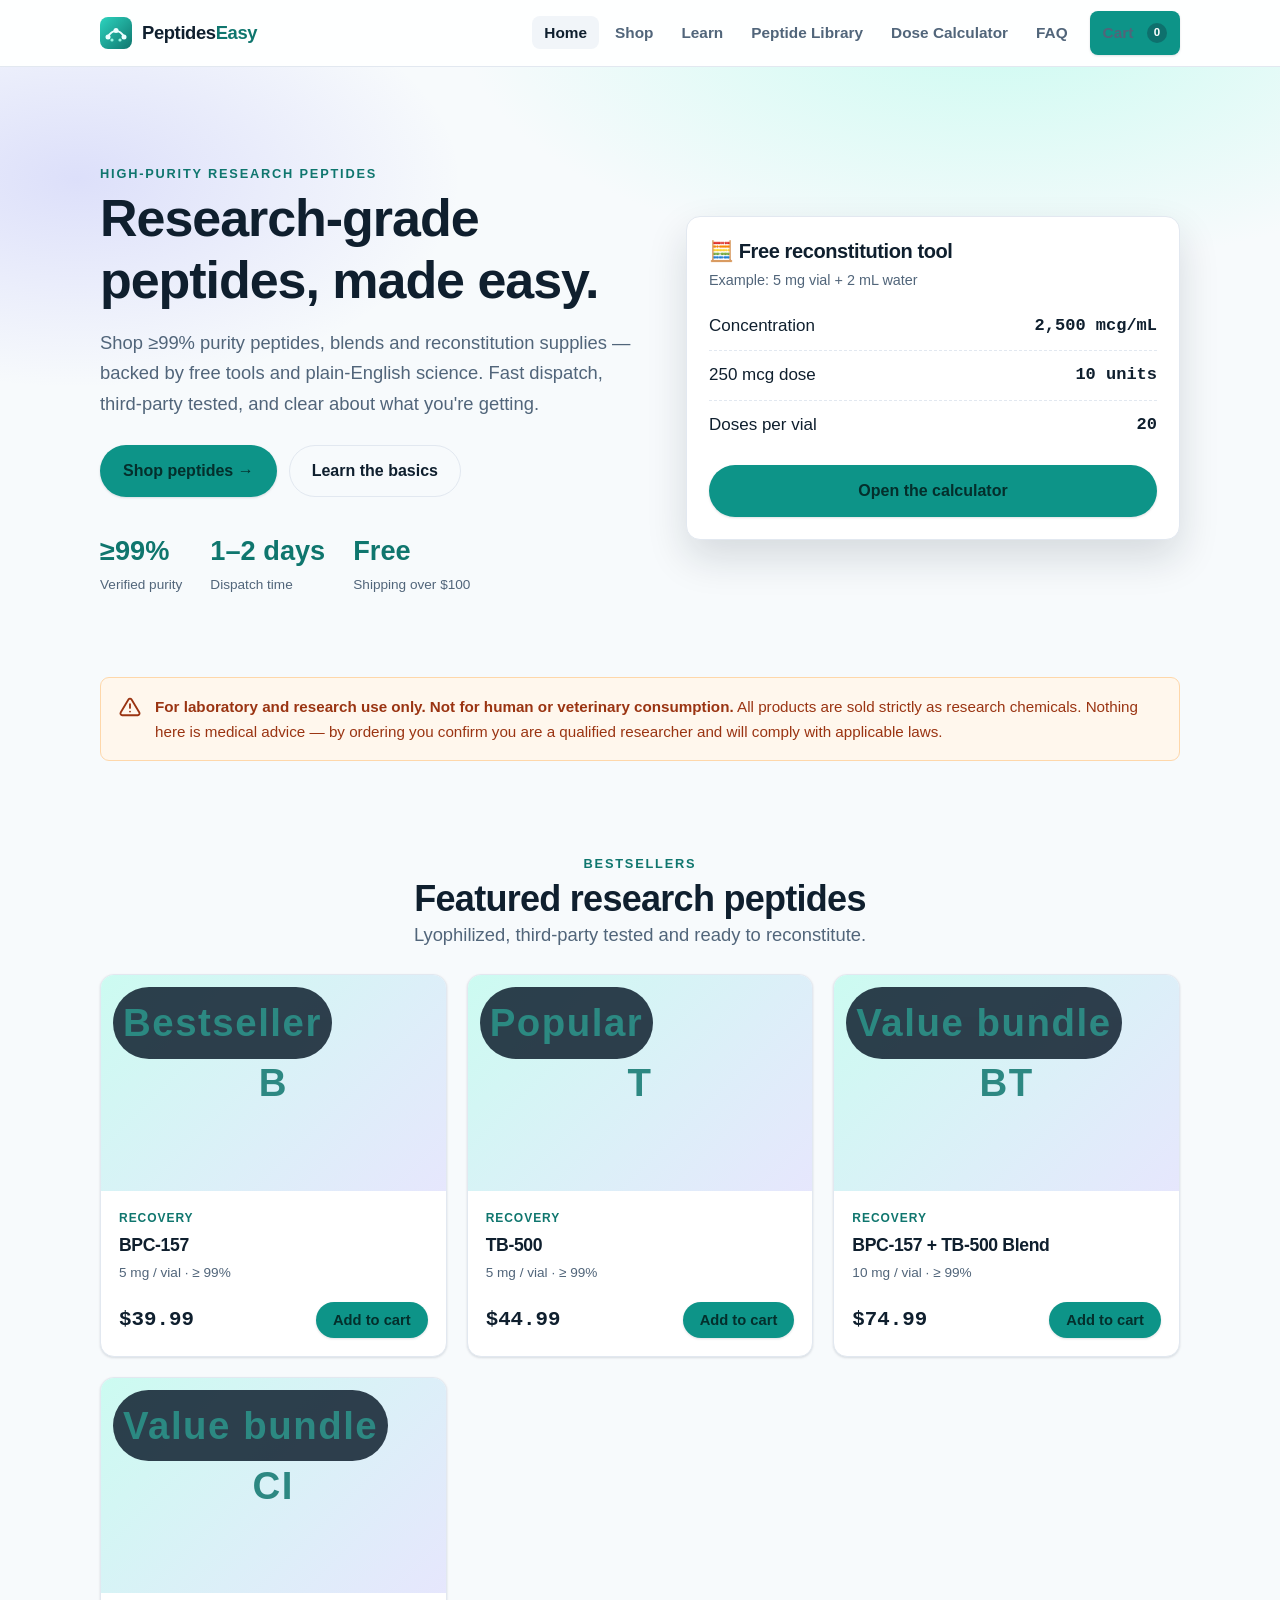
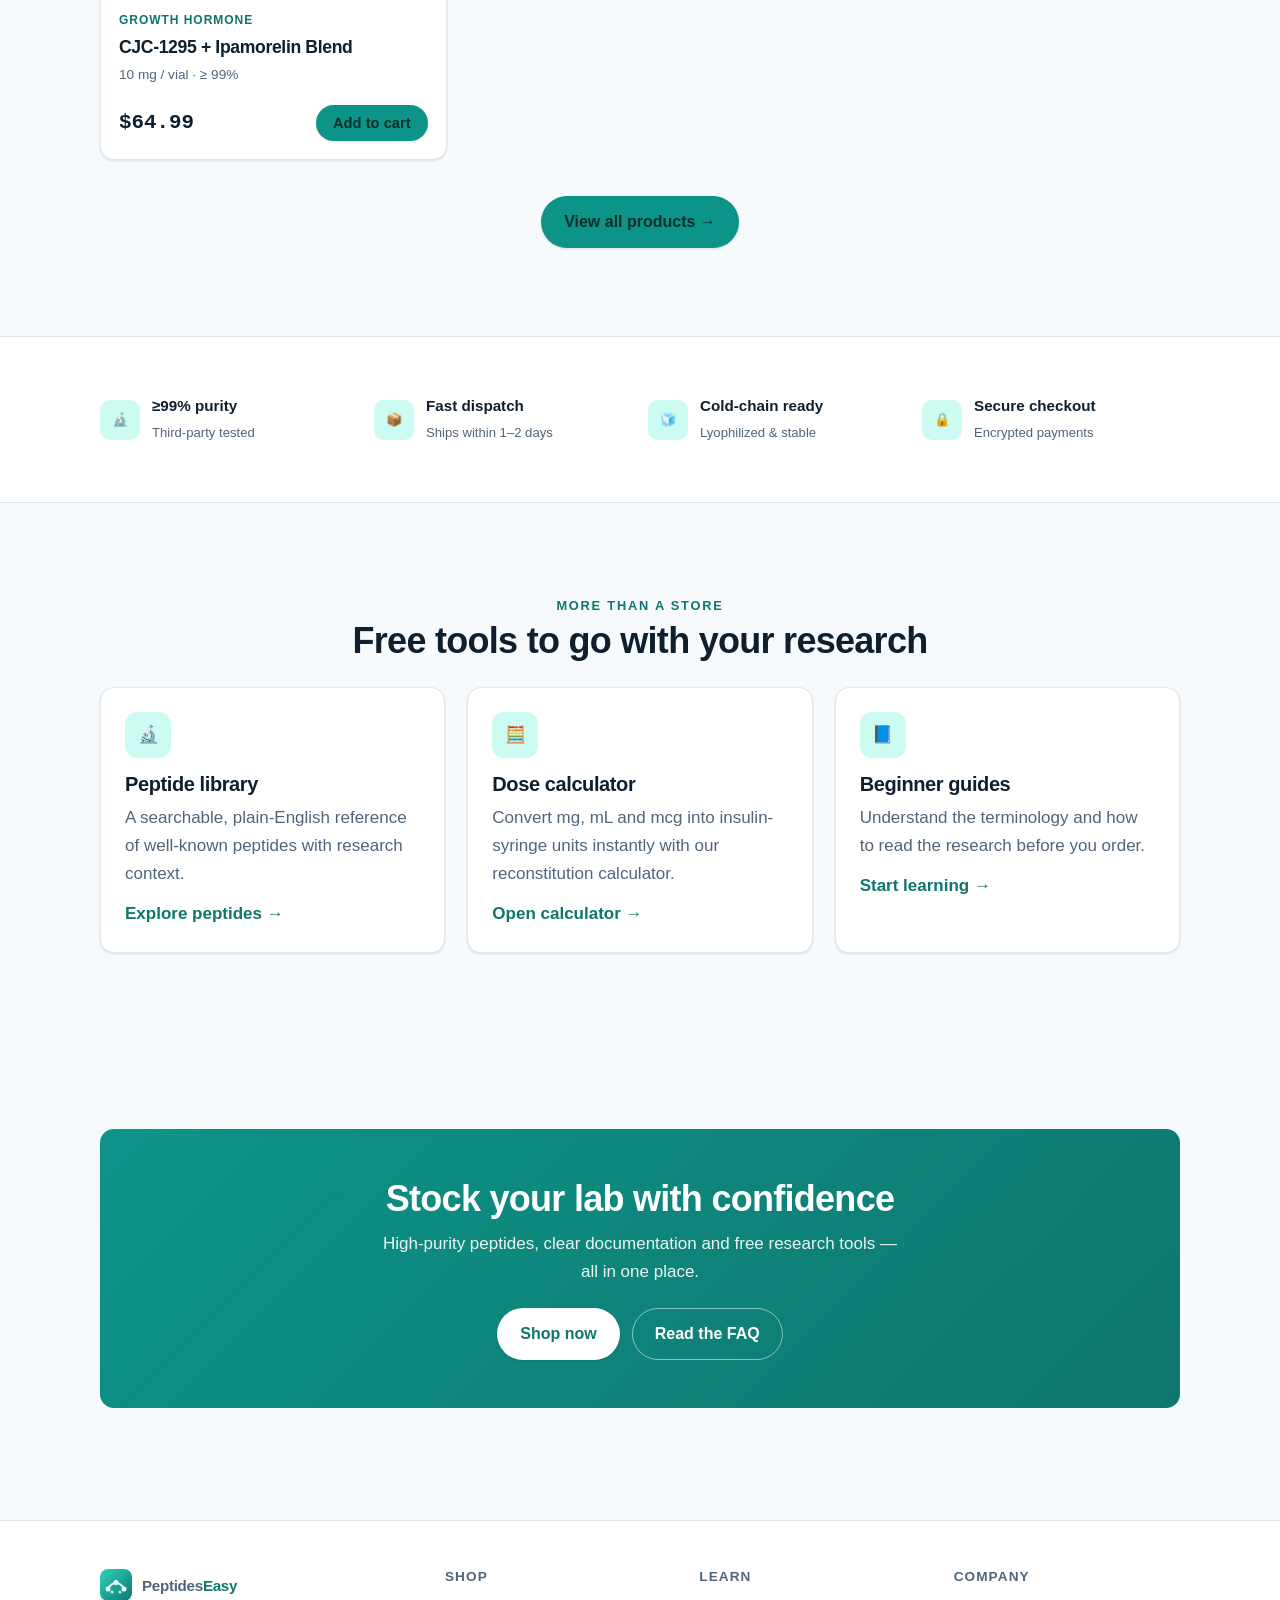
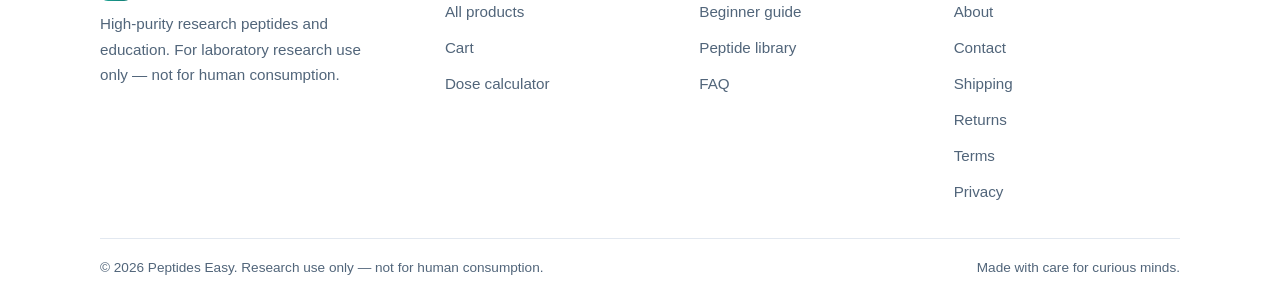
<file: index.html>
<!DOCTYPE html>
<html lang="en">
<head>
<meta charset="utf-8">
<meta name="viewport" content="width=device-width, initial-scale=1">
<title>Peptides Easy — High-Purity Research Peptides &amp; Lab Supplies</title>
<meta name="description" content="Shop high-purity (≥99%) research peptides and reconstitution supplies, plus free tools: a peptide library and dosage calculator. Fast dispatch. For laboratory research use only.">
<link rel="canonical" href="https://peptides-easy.com/">
<meta name="theme-color" content="#0d9488">

<meta property="og:type" content="website">
<meta property="og:site_name" content="Peptides Easy">
<meta property="og:title" content="Peptides Easy — High-Purity Research Peptides & Lab Supplies">
<meta property="og:description" content="Shop high-purity research peptides and supplies, plus a free library and dosage calculator. For laboratory research use only.">
<meta property="og:url" content="https://peptides-easy.com/">
<meta property="og:image" content="https://peptides-easy.com/assets/img/logo.svg">
<meta name="twitter:card" content="summary">
<meta name="twitter:title" content="Peptides Easy — High-Purity Research Peptides">
<meta name="twitter:description" content="Shop research peptides and supplies, plus a free library and dosage calculator.">

<link rel="icon" href="assets/img/logo.svg" type="image/svg+xml">
<link rel="apple-touch-icon" href="assets/img/logo.svg">
<link rel="manifest" href="site.webmanifest">
<link rel="preload" href="assets/css/styles.css" as="style">
<link rel="stylesheet" href="assets/css/styles.css">

<script type="application/ld+json">
{
  "@context": "https://schema.org",
  "@graph": [
    {
      "@type": "Organization",
      "@id": "https://peptides-easy.com/#org",
      "name": "Peptides Easy",
      "url": "https://peptides-easy.com/",
      "logo": "https://peptides-easy.com/assets/img/logo.svg",
      "description": "Supplier of high-purity research peptides and laboratory supplies, with free educational tools. For research use only."
    },
    {
      "@type": "WebSite",
      "@id": "https://peptides-easy.com/#website",
      "url": "https://peptides-easy.com/",
      "name": "Peptides Easy",
      "publisher": { "@id": "https://peptides-easy.com/#org" },
      "inLanguage": "en"
    },
    {
      "@type": "Store",
      "name": "Peptides Easy",
      "url": "https://peptides-easy.com/shop.html",
      "image": "https://peptides-easy.com/assets/img/logo.svg",
      "priceRange": "$$"
    }
  ]
}
</script>
<script src="assets/js/site.js" defer></script>
<script src="assets/js/cart.js" defer></script>
<script src="assets/js/featured.js" defer></script>
</head>
<body>
<a class="skip-link" href="#main">Skip to content</a>

<header class="site-header">
  <div class="container nav">
    <a class="brand" href="index.html">
      <img class="logo" src="assets/img/logo.svg" alt="" width="32" height="32">
      <span>Peptides<b>Easy</b></span>
    </a>
    <button class="nav-toggle" aria-expanded="false" aria-controls="nav-links" aria-label="Toggle menu">
      <svg width="22" height="22" viewBox="0 0 24 24" fill="none" stroke="currentColor" stroke-width="2" stroke-linecap="round"><path d="M3 6h18M3 12h18M3 18h18"/></svg>
    </button>
    <ul class="nav-links" id="nav-links">
      <li><a href="index.html" aria-current="page">Home</a></li>
      <li><a href="shop.html">Shop</a></li>
      <li><a href="learn.html">Learn</a></li>
      <li><a href="library.html">Peptide Library</a></li>
      <li><a href="calculator.html">Dose Calculator</a></li>
      <li><a href="faq.html">FAQ</a></li>
      <li class="nav-cta"><a class="btn btn--primary cart-link" href="cart.html">Cart <span class="cart-count is-empty" data-cart-count>0</span></a></li>
    </ul>
  </div>
</header>

<main id="main">

  <!-- Hero -->
  <section class="hero">
    <div class="container hero__inner">
      <div>
        <span class="eyebrow">High-purity research peptides</span>
        <h1>Research-grade peptides, made easy.</h1>
        <p class="lead">Shop ≥99% purity peptides, blends and reconstitution supplies — backed by free tools and plain-English science. Fast dispatch, third-party tested, and clear about what you're getting.</p>
        <div class="hero__cta">
          <a class="btn btn--primary" href="shop.html">Shop peptides →</a>
          <a class="btn btn--ghost" href="learn.html">Learn the basics</a>
        </div>
        <div class="hero__stats">
          <div><div class="num">≥99%</div><div class="lbl">Verified purity</div></div>
          <div><div class="num">1–2 days</div><div class="lbl">Dispatch time</div></div>
          <div><div class="num">Free</div><div class="lbl">Shipping over $100</div></div>
        </div>
      </div>
      <aside class="hero-card" aria-label="Reconstitution example">
        <h3>🧮 Free reconstitution tool</h3>
        <p class="alias" style="color:var(--muted);font-size:.9rem;margin-bottom:10px">Example: 5&nbsp;mg vial + 2&nbsp;mL water</p>
        <div class="mini-row"><span>Concentration</span><span>2,500 mcg/mL</span></div>
        <div class="mini-row"><span>250 mcg dose</span><span>10 units</span></div>
        <div class="mini-row"><span>Doses per vial</span><span>20</span></div>
        <a class="btn btn--primary btn--block" href="calculator.html" style="margin-top:16px">Open the calculator</a>
      </aside>
    </div>
  </section>

  <!-- Research-use disclaimer band -->
  <div class="container" style="margin-top:-12px">
    <div class="callout" role="note">
      <svg width="22" height="22" viewBox="0 0 24 24" fill="none" stroke="currentColor" stroke-width="2"><path d="M12 9v4m0 4h.01M10.3 3.86 1.82 18a2 2 0 0 0 1.71 3h16.94a2 2 0 0 0 1.71-3L13.7 3.86a2 2 0 0 0-3.42 0z" stroke-linecap="round" stroke-linejoin="round"/></svg>
      <span><strong>For laboratory and research use only. Not for human or veterinary consumption.</strong> All products are sold strictly as research chemicals. Nothing here is medical advice — by ordering you confirm you are a qualified researcher and will comply with applicable laws.</span>
    </div>
  </div>

  <!-- Featured products -->
  <section class="section">
    <div class="container">
      <div class="center mb-2">
        <span class="eyebrow">Bestsellers</span>
        <h2>Featured research peptides</h2>
        <p class="lead">Lyophilized, third-party tested and ready to reconstitute.</p>
      </div>
      <div class="shop-grid" id="featured-grid" aria-live="polite">
        <p class="empty">Loading featured products…</p>
      </div>
      <div class="center mt-3">
        <a class="btn btn--primary" href="shop.html">View all products →</a>
      </div>
    </div>
  </section>

  <!-- Trust band -->
  <section class="section--tight band">
    <div class="container">
      <div class="trust">
        <div class="trust__item"><span class="ic" aria-hidden="true">🔬</span><div><b>≥99% purity</b><span>Third-party tested</span></div></div>
        <div class="trust__item"><span class="ic" aria-hidden="true">📦</span><div><b>Fast dispatch</b><span>Ships within 1–2 days</span></div></div>
        <div class="trust__item"><span class="ic" aria-hidden="true">🧊</span><div><b>Cold-chain ready</b><span>Lyophilized &amp; stable</span></div></div>
        <div class="trust__item"><span class="ic" aria-hidden="true">🔒</span><div><b>Secure checkout</b><span>Encrypted payments</span></div></div>
      </div>
    </div>
  </section>

  <!-- Tools / education cross-sell -->
  <section class="section">
    <div class="container">
      <div class="center mb-2">
        <span class="eyebrow">More than a store</span>
        <h2>Free tools to go with your research</h2>
      </div>
      <div class="grid grid--3">
        <a class="card card--link" href="library.html">
          <div class="icon" aria-hidden="true">🔬</div>
          <h3>Peptide library</h3>
          <p>A searchable, plain-English reference of well-known peptides with research context.</p>
          <span class="more">Explore peptides →</span>
        </a>
        <a class="card card--link" href="calculator.html">
          <div class="icon" aria-hidden="true">🧮</div>
          <h3>Dose calculator</h3>
          <p>Convert mg, mL and mcg into insulin-syringe units instantly with our reconstitution calculator.</p>
          <span class="more">Open calculator →</span>
        </a>
        <a class="card card--link" href="learn.html">
          <div class="icon" aria-hidden="true">📘</div>
          <h3>Beginner guides</h3>
          <p>Understand the terminology and how to read the research before you order.</p>
          <span class="more">Start learning →</span>
        </a>
      </div>
    </div>
  </section>

  <!-- CTA -->
  <section class="section">
    <div class="container">
      <div class="cta-band">
        <h2>Stock your lab with confidence</h2>
        <p>High-purity peptides, clear documentation and free research tools — all in one place.</p>
        <div class="hero__cta" style="justify-content:center">
          <a class="btn btn--primary" href="shop.html">Shop now</a>
          <a class="btn btn--ghost" href="faq.html" style="color:#fff;border-color:rgba(255,255,255,.5)">Read the FAQ</a>
        </div>
      </div>
    </div>
  </section>

</main>

<footer class="site-footer">
  <div class="container">
    <div class="footer-grid">
      <div>
        <a class="brand" href="index.html" style="margin-bottom:10px">
          <img class="logo" src="assets/img/logo.svg" alt="" width="32" height="32">
          <span>Peptides<b>Easy</b></span>
        </a>
        <p>High-purity research peptides and education. For laboratory research use only — not for human consumption.</p>
      </div>
      <div><h4>Shop</h4><ul><li><a href="shop.html">All products</a></li><li><a href="cart.html">Cart</a></li><li><a href="calculator.html">Dose calculator</a></li></ul></div>
      <div><h4>Learn</h4><ul><li><a href="learn.html">Beginner guide</a></li><li><a href="library.html">Peptide library</a></li><li><a href="faq.html">FAQ</a></li></ul></div>
      <div><h4>Company</h4><ul><li><a href="about.html">About</a></li><li><a href="contact.html">Contact</a></li><li><a href="shipping.html">Shipping</a></li><li><a href="returns.html">Returns</a></li><li><a href="terms.html">Terms</a></li><li><a href="privacy.html">Privacy</a></li></ul></div>
    </div>
    <div class="footer-bottom">
      <span>© <span data-year>2026</span> Peptides Easy. Research use only — not for human consumption.</span>
      <span>Made with care for curious minds.</span>
    </div>
  </div>
</footer>
</body>
</html>
</file>
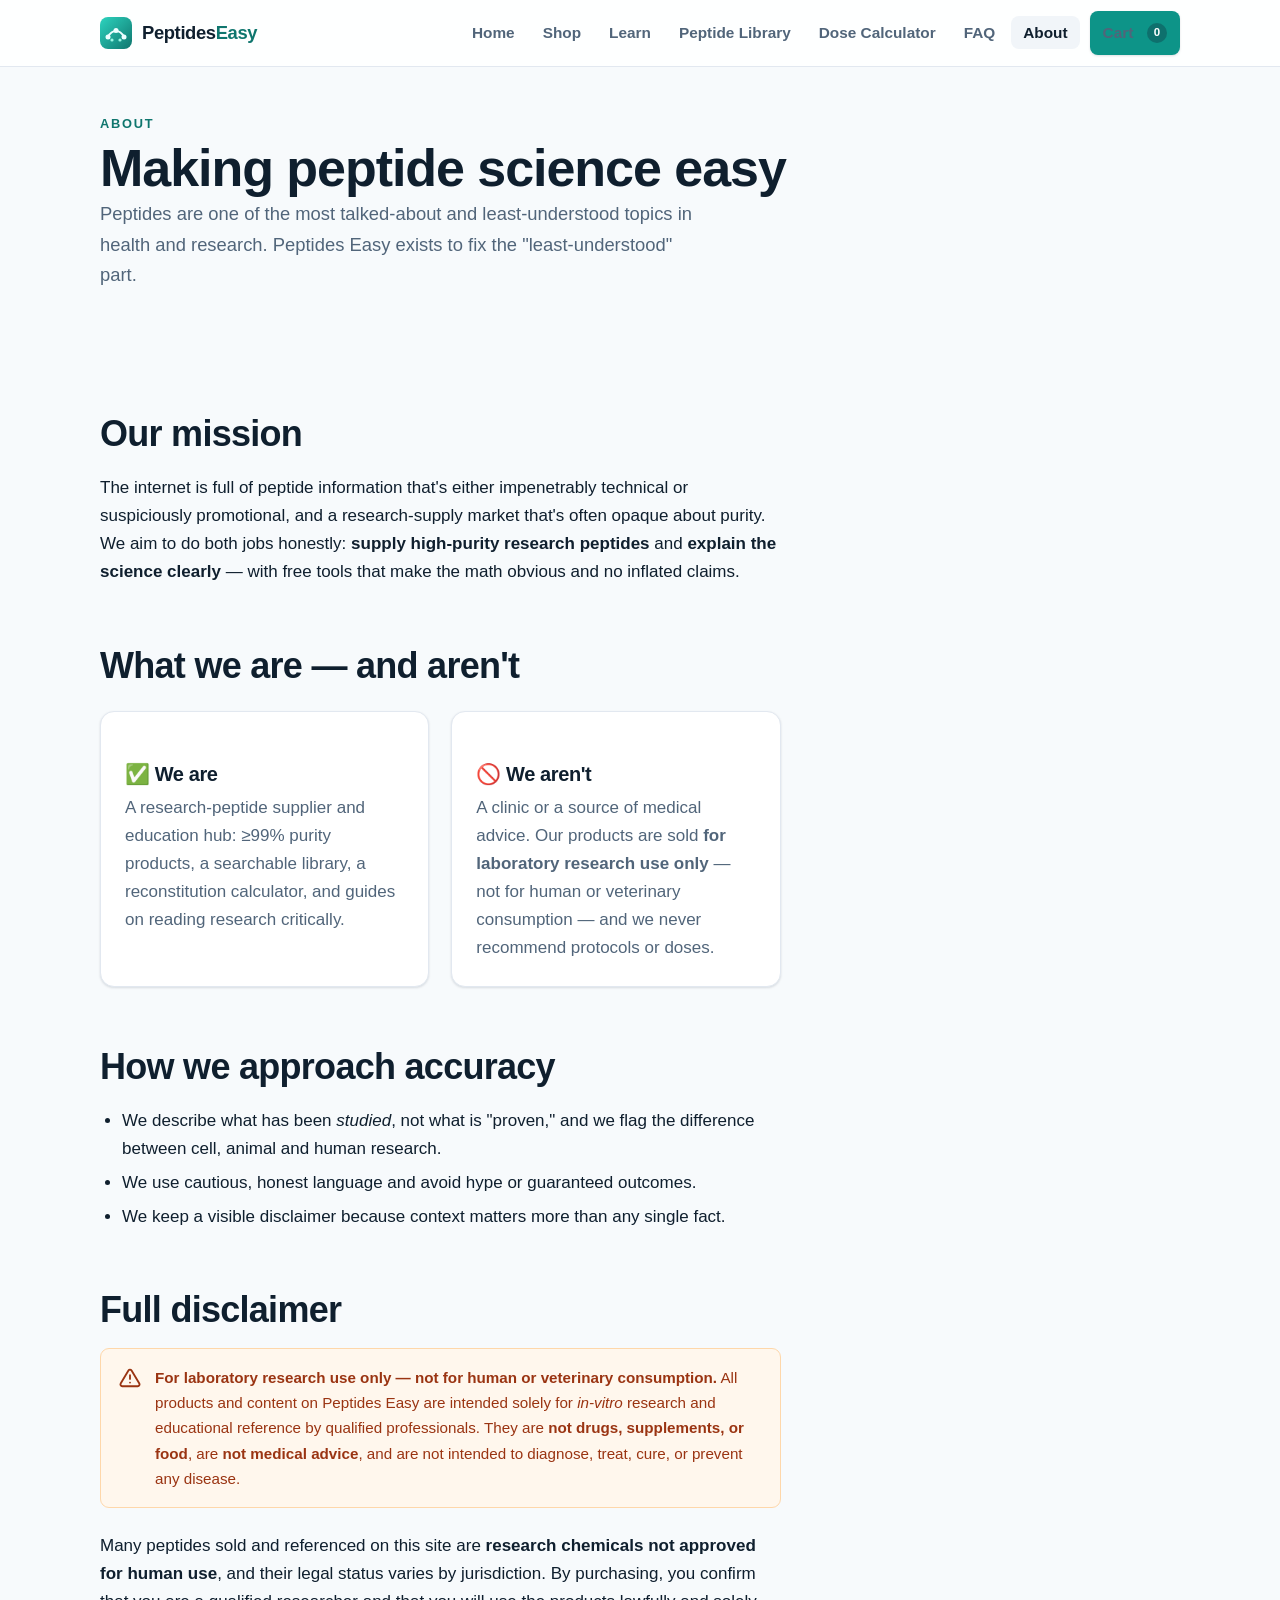
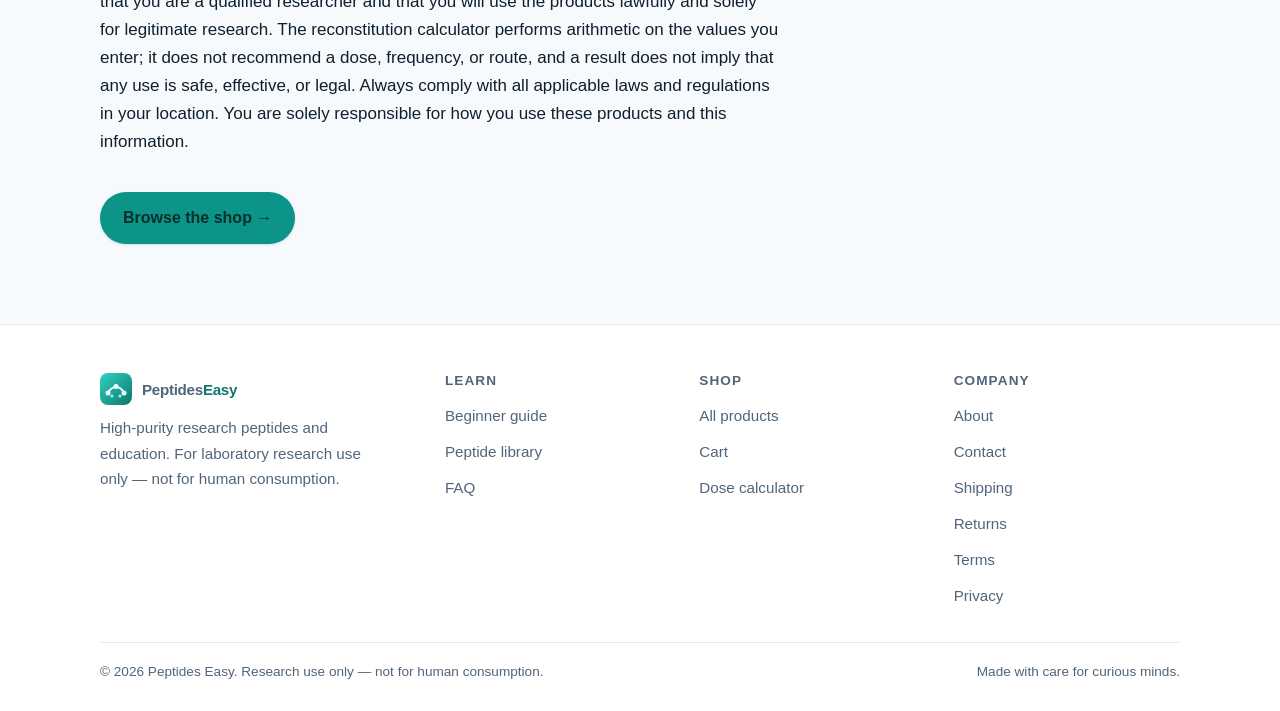
<file: about.html>
<!DOCTYPE html>
<html lang="en">
<head>
<meta charset="utf-8">
<meta name="viewport" content="width=device-width, initial-scale=1">
<title>About & Disclaimer | Peptides Easy</title>
<meta name="description" content="About Peptides Easy — our mission to make peptide science clear and accessible — plus our full educational disclaimer and approach to accuracy.">
<link rel="canonical" href="https://peptides-easy.com/about.html">
<meta name="theme-color" content="#0d9488">
<meta property="og:type" content="website">
<meta property="og:site_name" content="Peptides Easy">
<meta property="og:title" content="About & Disclaimer | Peptides Easy">
<meta property="og:description" content="Our mission to make peptide science clear, plus our full educational disclaimer.">
<meta property="og:url" content="https://peptides-easy.com/about.html">
<meta property="og:image" content="https://peptides-easy.com/assets/img/logo.svg">
<link rel="icon" href="assets/img/logo.svg" type="image/svg+xml">
<link rel="manifest" href="site.webmanifest">
<link rel="stylesheet" href="assets/css/styles.css">
<script src="assets/js/site.js" defer></script>
<script src="assets/js/cart.js" defer></script>
</head>
<body>
<a class="skip-link" href="#main">Skip to content</a>

<header class="site-header">
  <div class="container nav">
    <a class="brand" href="index.html">
      <img class="logo" src="assets/img/logo.svg" alt="" width="32" height="32">
      <span>Peptides<b>Easy</b></span>
    </a>
    <button class="nav-toggle" aria-expanded="false" aria-controls="nav-links" aria-label="Toggle menu">
      <svg width="22" height="22" viewBox="0 0 24 24" fill="none" stroke="currentColor" stroke-width="2" stroke-linecap="round"><path d="M3 6h18M3 12h18M3 18h18"/></svg>
    </button>
    <ul class="nav-links" id="nav-links">
      <li><a href="index.html">Home</a></li>
      <li><a href="shop.html">Shop</a></li>
      <li><a href="learn.html">Learn</a></li>
      <li><a href="library.html">Peptide Library</a></li>
      <li><a href="calculator.html">Dose Calculator</a></li>
      <li><a href="faq.html">FAQ</a></li>
      <li><a href="about.html" aria-current="page">About</a></li>
      <li class="nav-cta"><a class="btn btn--primary cart-link" href="cart.html">Cart <span class="cart-count is-empty" data-cart-count>0</span></a></li>
    </ul>
  </div>
</header>

<main id="main">
  <section class="section--tight" style="padding-top:42px">
    <div class="container">
      <span class="eyebrow">About</span>
      <h1>Making peptide science easy</h1>
      <p class="lead">Peptides are one of the most talked-about and least-understood topics in health and research. Peptides Easy exists to fix the "least-understood" part.</p>
    </div>
  </section>

  <section class="section--tight" style="padding-top:8px">
    <div class="container">
      <article class="prose">
        <h2>Our mission</h2>
        <p>The internet is full of peptide information that's either impenetrably technical or suspiciously promotional, and a research-supply market that's often opaque about purity. We aim to do both jobs honestly: <strong>supply high-purity research peptides</strong> and <strong>explain the science clearly</strong> — with free tools that make the math obvious and no inflated claims.</p>

        <h2>What we are — and aren't</h2>
        <div class="grid grid--2 mt-2">
          <div class="card">
            <h3>✅ We are</h3>
            <p>A research-peptide supplier and education hub: ≥99% purity products, a searchable library, a reconstitution calculator, and guides on reading research critically.</p>
          </div>
          <div class="card">
            <h3>🚫 We aren't</h3>
            <p>A clinic or a source of medical advice. Our products are sold <strong>for laboratory research use only</strong> — not for human or veterinary consumption — and we never recommend protocols or doses.</p>
          </div>
        </div>

        <h2>How we approach accuracy</h2>
        <ul>
          <li>We describe what has been <em>studied</em>, not what is "proven," and we flag the difference between cell, animal and human research.</li>
          <li>We use cautious, honest language and avoid hype or guaranteed outcomes.</li>
          <li>We keep a visible disclaimer because context matters more than any single fact.</li>
        </ul>

        <h2 id="disclaimer">Full disclaimer</h2>
        <div class="callout" role="note">
          <svg width="22" height="22" viewBox="0 0 24 24" fill="none" stroke="currentColor" stroke-width="2"><path d="M12 9v4m0 4h.01M10.3 3.86 1.82 18a2 2 0 0 0 1.71 3h16.94a2 2 0 0 0 1.71-3L13.7 3.86a2 2 0 0 0-3.42 0z" stroke-linecap="round" stroke-linejoin="round"/></svg>
          <span>
            <strong>For laboratory research use only — not for human or veterinary consumption.</strong> All products and content on Peptides Easy are intended solely for <em>in-vitro</em> research and educational reference by qualified professionals. They are <strong>not drugs, supplements, or food</strong>, are <strong>not medical advice</strong>, and are not intended to diagnose, treat, cure, or prevent any disease.
          </span>
        </div>
        <p class="mt-2">Many peptides sold and referenced on this site are <strong>research chemicals not approved for human use</strong>, and their legal status varies by jurisdiction. By purchasing, you confirm that you are a qualified researcher and that you will use the products lawfully and solely for legitimate research. The reconstitution calculator performs arithmetic on the values you enter; it does not recommend a dose, frequency, or route, and a result does not imply that any use is safe, effective, or legal. Always comply with all applicable laws and regulations in your location. You are solely responsible for how you use these products and this information.</p>

        <p class="mt-3"><a class="btn btn--primary" href="shop.html">Browse the shop →</a></p>
      </article>
    </div>
  </section>
</main>

<footer class="site-footer">
  <div class="container">
    <div class="footer-grid">
      <div>
        <a class="brand" href="index.html" style="margin-bottom:10px">
          <img class="logo" src="assets/img/logo.svg" alt="" width="32" height="32">
          <span>Peptides<b>Easy</b></span>
        </a>
        <p>High-purity research peptides and education. For laboratory research use only — not for human consumption.</p>
      </div>
      <div><h4>Learn</h4><ul><li><a href="learn.html">Beginner guide</a></li><li><a href="library.html">Peptide library</a></li><li><a href="faq.html">FAQ</a></li></ul></div>
      <div><h4>Shop</h4><ul><li><a href="shop.html">All products</a></li><li><a href="cart.html">Cart</a></li><li><a href="calculator.html">Dose calculator</a></li></ul></div>
      <div><h4>Company</h4><ul><li><a href="about.html">About</a></li><li><a href="contact.html">Contact</a></li><li><a href="shipping.html">Shipping</a></li><li><a href="returns.html">Returns</a></li><li><a href="terms.html">Terms</a></li><li><a href="privacy.html">Privacy</a></li></ul></div>
    </div>
    <div class="footer-bottom">
      <span>© <span data-year>2026</span> Peptides Easy. Research use only — not for human consumption.</span>
      <span>Made with care for curious minds.</span>
    </div>
  </div>
</footer>
</body>
</html>
</file>
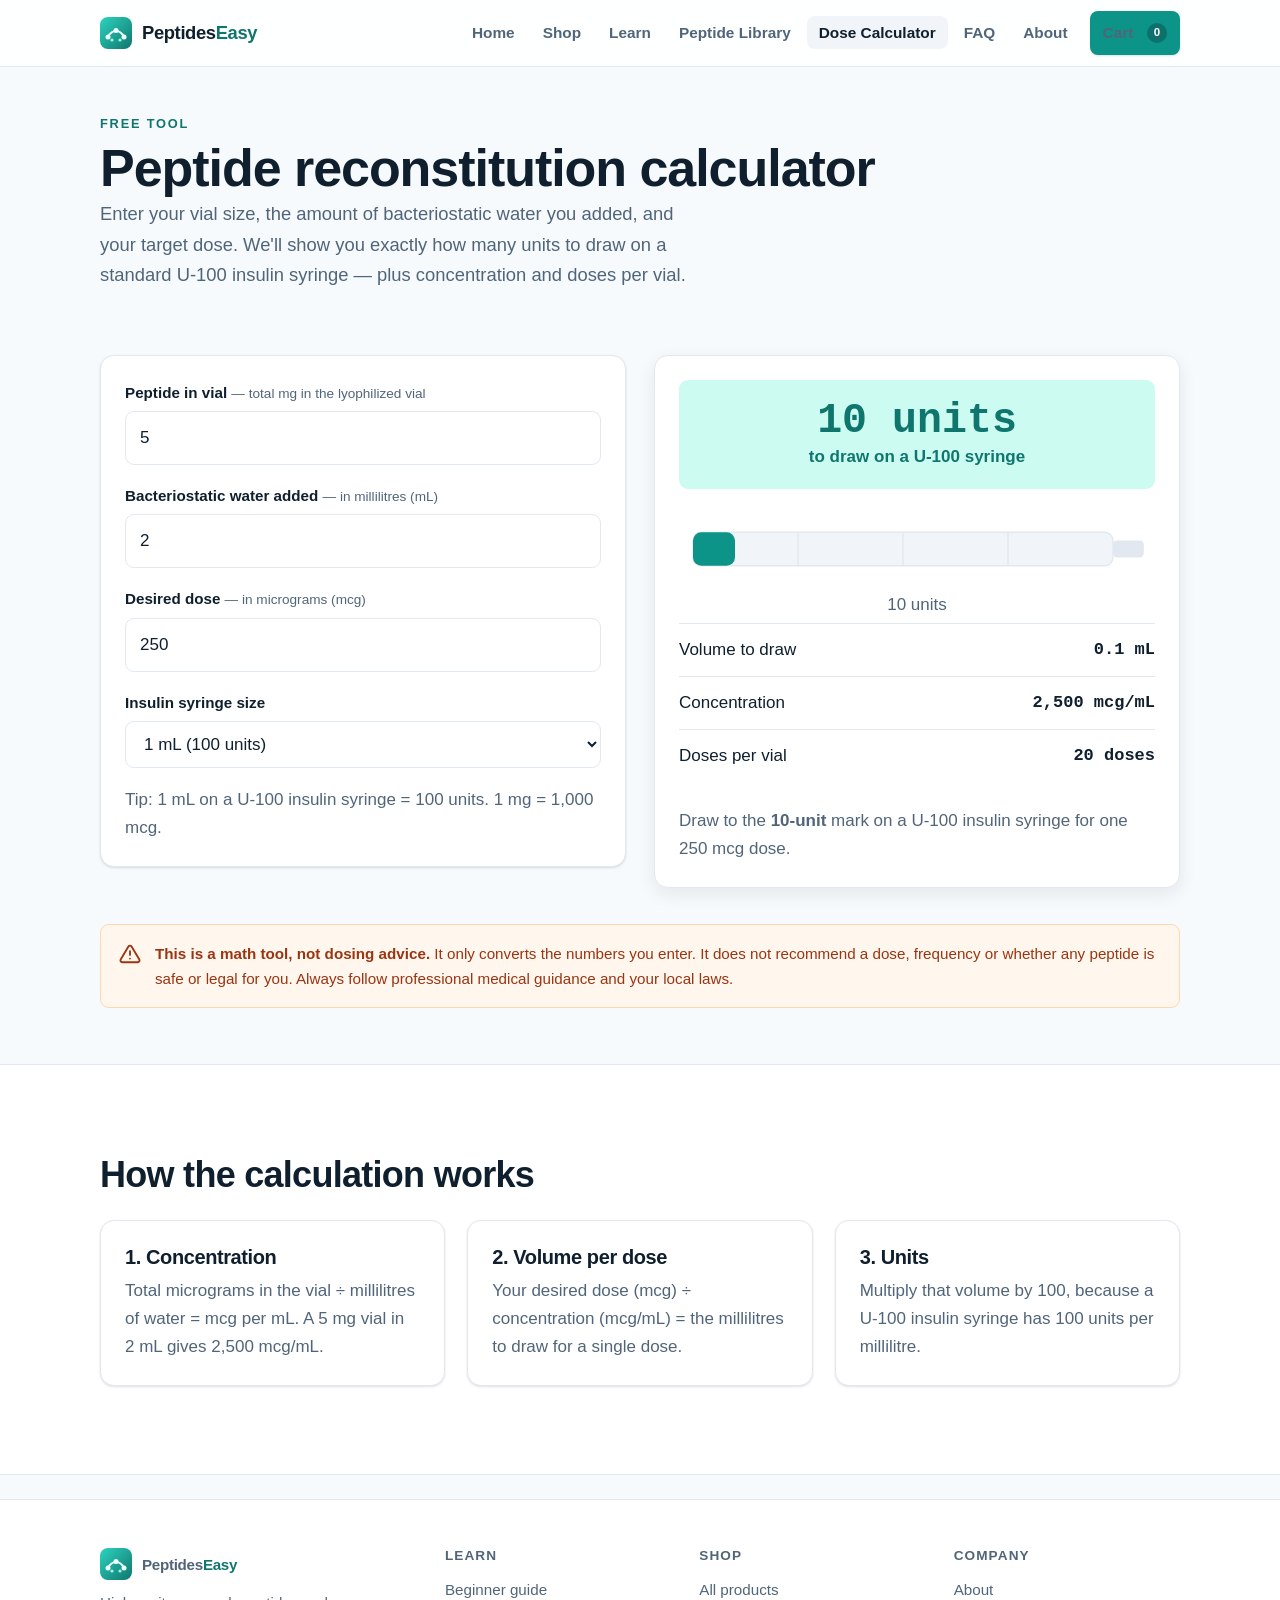
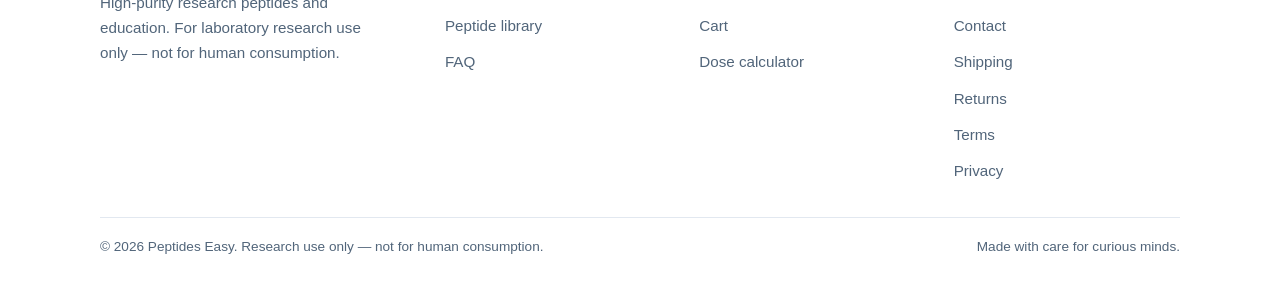
<file: calculator.html>
<!DOCTYPE html>
<html lang="en">
<head>
<meta charset="utf-8">
<meta name="viewport" content="width=device-width, initial-scale=1">
<title>Peptide Reconstitution & Dosage Calculator (Free) | Peptides Easy</title>
<meta name="description" content="Free peptide reconstitution calculator. Enter your vial size (mg), bacteriostatic water (mL) and desired dose (mcg) to instantly get the units to draw on an insulin syringe, concentration and doses per vial.">
<link rel="canonical" href="https://peptides-easy.com/calculator.html">
<meta name="theme-color" content="#0d9488">
<meta property="og:type" content="website">
<meta property="og:site_name" content="Peptides Easy">
<meta property="og:title" content="Free Peptide Reconstitution & Dosage Calculator">
<meta property="og:description" content="Convert mg, mL and mcg into insulin-syringe units instantly. Educational tool.">
<meta property="og:url" content="https://peptides-easy.com/calculator.html">
<meta property="og:image" content="https://peptides-easy.com/assets/img/logo.svg">
<link rel="icon" href="assets/img/logo.svg" type="image/svg+xml">
<link rel="manifest" href="site.webmanifest">
<link rel="stylesheet" href="assets/css/styles.css">
<script type="application/ld+json">
{
  "@context": "https://schema.org",
  "@type": "WebApplication",
  "name": "Peptide Reconstitution Calculator",
  "applicationCategory": "HealthApplication",
  "operatingSystem": "Any",
  "url": "https://peptides-easy.com/calculator.html",
  "offers": { "@type": "Offer", "price": "0", "priceCurrency": "USD" },
  "description": "Free educational calculator that converts peptide vial size, water volume and desired dose into insulin-syringe units."
}
</script>
<script src="assets/js/site.js" defer></script>
<script src="assets/js/cart.js" defer></script>
<script src="assets/js/calculator.js" defer></script>
</head>
<body>
<a class="skip-link" href="#main">Skip to content</a>

<header class="site-header">
  <div class="container nav">
    <a class="brand" href="index.html">
      <img class="logo" src="assets/img/logo.svg" alt="" width="32" height="32">
      <span>Peptides<b>Easy</b></span>
    </a>
    <button class="nav-toggle" aria-expanded="false" aria-controls="nav-links" aria-label="Toggle menu">
      <svg width="22" height="22" viewBox="0 0 24 24" fill="none" stroke="currentColor" stroke-width="2" stroke-linecap="round"><path d="M3 6h18M3 12h18M3 18h18"/></svg>
    </button>
    <ul class="nav-links" id="nav-links">
      <li><a href="index.html">Home</a></li>
      <li><a href="shop.html">Shop</a></li>
      <li><a href="learn.html">Learn</a></li>
      <li><a href="library.html">Peptide Library</a></li>
      <li><a href="calculator.html" aria-current="page">Dose Calculator</a></li>
      <li><a href="faq.html">FAQ</a></li>
      <li><a href="about.html">About</a></li>
      <li class="nav-cta"><a class="btn btn--primary cart-link" href="cart.html">Cart <span class="cart-count is-empty" data-cart-count>0</span></a></li>
    </ul>
  </div>
</header>

<main id="main">
  <section class="section--tight" style="padding-top:42px">
    <div class="container">
      <span class="eyebrow">Free tool</span>
      <h1>Peptide reconstitution calculator</h1>
      <p class="lead">Enter your vial size, the amount of bacteriostatic water you added, and your target dose. We'll show you exactly how many units to draw on a standard U-100 insulin syringe — plus concentration and doses per vial.</p>
    </div>
  </section>

  <section class="section--tight" style="padding-top:8px">
    <div class="container">
      <div class="calc">
        <!-- Inputs -->
        <form id="calc-form" novalidate>
          <div class="card">
            <div class="field">
              <label for="c-peptide">Peptide in vial <span class="hint">— total mg in the lyophilized vial</span></label>
              <input id="c-peptide" type="number" min="0" step="0.1" inputmode="decimal" value="5">
            </div>
            <div class="field">
              <label for="c-water">Bacteriostatic water added <span class="hint">— in millilitres (mL)</span></label>
              <input id="c-water" type="number" min="0" step="0.1" inputmode="decimal" value="2">
            </div>
            <div class="field">
              <label for="c-dose">Desired dose <span class="hint">— in micrograms (mcg)</span></label>
              <input id="c-dose" type="number" min="0" step="1" inputmode="decimal" value="250">
            </div>
            <div class="field">
              <label for="c-syringe">Insulin syringe size</label>
              <select id="c-syringe">
                <option value="0.3">0.3 mL (30 units)</option>
                <option value="0.5">0.5 mL (50 units)</option>
                <option value="1" selected>1 mL (100 units)</option>
              </select>
            </div>
            <p class="hint" style="color:var(--muted)">Tip: 1 mL on a U-100 insulin syringe = 100 units. 1 mg = 1,000 mcg.</p>
          </div>
        </form>

        <!-- Results -->
        <div class="result" aria-live="polite">
          <div class="result__big">
            <div class="n" id="o-units">—</div>
            <div class="u">to draw on a U-100 syringe</div>
          </div>

          <div class="syringe" aria-hidden="true">
            <svg viewBox="0 0 340 60" role="presentation">
              <rect x="10" y="18" width="300" height="24" rx="6" fill="var(--surface-2)" stroke="var(--border)"/>
              <rect id="syringe-fill" x="10" y="18" width="0" height="24" rx="6" fill="var(--primary)"/>
              <rect x="310" y="24" width="22" height="12" rx="3" fill="var(--border)"/>
              <line x1="85" y1="18" x2="85" y2="42" stroke="var(--border)"/>
              <line x1="160" y1="18" x2="160" y2="42" stroke="var(--border)"/>
              <line x1="235" y1="18" x2="235" y2="42" stroke="var(--border)"/>
            </svg>
            <div class="center hint" id="syringe-units-label" style="color:var(--muted)">0 units</div>
          </div>

          <div class="result__row"><span>Volume to draw</span><b id="o-draw-ml">—</b></div>
          <div class="result__row"><span>Concentration</span><b id="o-conc">—</b></div>
          <div class="result__row"><span>Doses per vial</span><b id="o-doses">—</b></div>

          <p class="hint mt-2" id="o-note" style="color:var(--muted)">Enter your values to see results.</p>
        </div>
      </div>

      <div class="callout mt-3" role="note">
        <svg width="22" height="22" viewBox="0 0 24 24" fill="none" stroke="currentColor" stroke-width="2"><path d="M12 9v4m0 4h.01M10.3 3.86 1.82 18a2 2 0 0 0 1.71 3h16.94a2 2 0 0 0 1.71-3L13.7 3.86a2 2 0 0 0-3.42 0z" stroke-linecap="round" stroke-linejoin="round"/></svg>
        <span><strong>This is a math tool, not dosing advice.</strong> It only converts the numbers you enter. It does not recommend a dose, frequency or whether any peptide is safe or legal for you. Always follow professional medical guidance and your local laws.</span>
      </div>
    </div>
  </section>

  <!-- How it works -->
  <section class="section band">
    <div class="container">
      <h2>How the calculation works</h2>
      <div class="grid grid--3 mt-2">
        <div class="card">
          <h3>1. Concentration</h3>
          <p>Total micrograms in the vial ÷ millilitres of water = mcg per mL. A 5&nbsp;mg vial in 2&nbsp;mL gives 2,500&nbsp;mcg/mL.</p>
        </div>
        <div class="card">
          <h3>2. Volume per dose</h3>
          <p>Your desired dose (mcg) ÷ concentration (mcg/mL) = the millilitres to draw for a single dose.</p>
        </div>
        <div class="card">
          <h3>3. Units</h3>
          <p>Multiply that volume by 100, because a U-100 insulin syringe has 100 units per millilitre.</p>
        </div>
      </div>
    </div>
  </section>
</main>

<footer class="site-footer">
  <div class="container">
    <div class="footer-grid">
      <div>
        <a class="brand" href="index.html" style="margin-bottom:10px">
          <img class="logo" src="assets/img/logo.svg" alt="" width="32" height="32">
          <span>Peptides<b>Easy</b></span>
        </a>
        <p>High-purity research peptides and education. For laboratory research use only — not for human consumption.</p>
      </div>
      <div><h4>Learn</h4><ul><li><a href="learn.html">Beginner guide</a></li><li><a href="library.html">Peptide library</a></li><li><a href="faq.html">FAQ</a></li></ul></div>
      <div><h4>Shop</h4><ul><li><a href="shop.html">All products</a></li><li><a href="cart.html">Cart</a></li><li><a href="calculator.html">Dose calculator</a></li></ul></div>
      <div><h4>Company</h4><ul><li><a href="about.html">About</a></li><li><a href="contact.html">Contact</a></li><li><a href="shipping.html">Shipping</a></li><li><a href="returns.html">Returns</a></li><li><a href="terms.html">Terms</a></li><li><a href="privacy.html">Privacy</a></li></ul></div>
    </div>
    <div class="footer-bottom">
      <span>© <span data-year>2026</span> Peptides Easy. Research use only — not for human consumption.</span>
      <span>Made with care for curious minds.</span>
    </div>
  </div>
</footer>
</body>
</html>
</file>
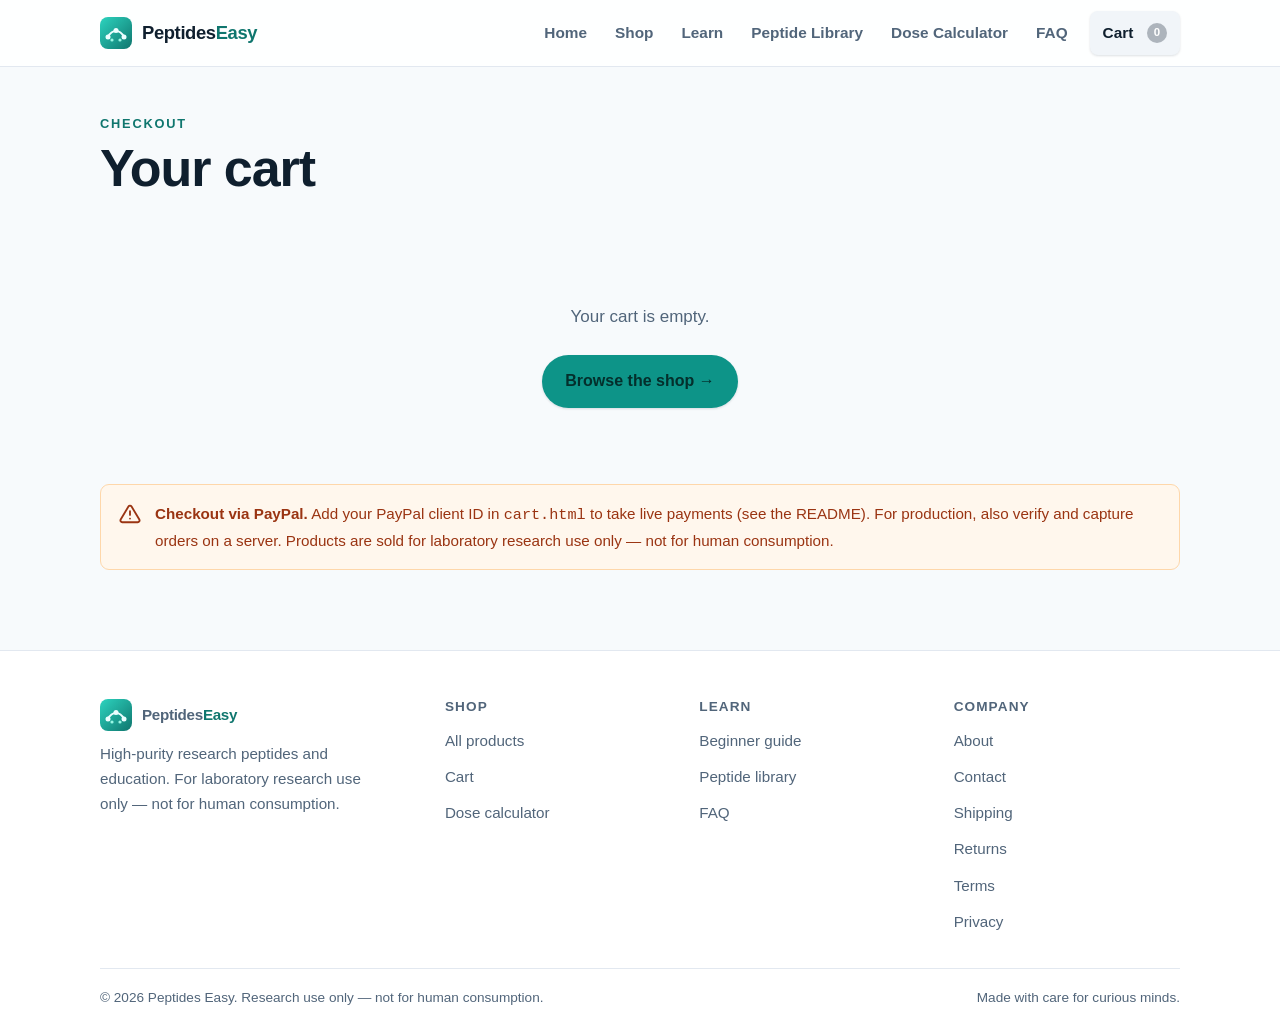
<file: cart.html>
<!DOCTYPE html>
<html lang="en">
<head>
<meta charset="utf-8">
<meta name="viewport" content="width=device-width, initial-scale=1">
<title>Your Cart | Peptides Easy</title>
<meta name="description" content="Review the research peptides and supplies in your cart and proceed to checkout. For laboratory research use only.">
<meta name="robots" content="noindex">
<link rel="canonical" href="https://peptides-easy.com/cart.html">
<meta name="theme-color" content="#0d9488">
<link rel="icon" href="assets/img/logo.svg" type="image/svg+xml">
<link rel="manifest" href="site.webmanifest">
<link rel="stylesheet" href="assets/css/styles.css">
<script src="assets/js/site.js" defer></script>
<script src="assets/js/cart.js" defer></script>
<!-- TODO: replace with your live PayPal client ID to enable real checkout -->
<script>window.PE_PAYPAL_CLIENT_ID = "YOUR_PAYPAL_CLIENT_ID"; window.PE_PAYPAL_CURRENCY = "USD";</script>
<script src="assets/js/checkout.js" defer></script>
</head>
<body>
<a class="skip-link" href="#main">Skip to content</a>

<header class="site-header">
  <div class="container nav">
    <a class="brand" href="index.html">
      <img class="logo" src="assets/img/logo.svg" alt="" width="32" height="32">
      <span>Peptides<b>Easy</b></span>
    </a>
    <button class="nav-toggle" aria-expanded="false" aria-controls="nav-links" aria-label="Toggle menu">
      <svg width="22" height="22" viewBox="0 0 24 24" fill="none" stroke="currentColor" stroke-width="2" stroke-linecap="round"><path d="M3 6h18M3 12h18M3 18h18"/></svg>
    </button>
    <ul class="nav-links" id="nav-links">
      <li><a href="index.html">Home</a></li>
      <li><a href="shop.html">Shop</a></li>
      <li><a href="learn.html">Learn</a></li>
      <li><a href="library.html">Peptide Library</a></li>
      <li><a href="calculator.html">Dose Calculator</a></li>
      <li><a href="faq.html">FAQ</a></li>
      <li class="nav-cta"><a class="btn btn--primary cart-link" href="cart.html" aria-current="page">Cart <span class="cart-count is-empty" data-cart-count>0</span></a></li>
    </ul>
  </div>
</header>

<main id="main">
  <section class="section--tight" style="padding-top:42px">
    <div class="container">
      <span class="eyebrow">Checkout</span>
      <h1>Your cart</h1>
    </div>
  </section>

  <section class="section--tight" style="padding-top:8px">
    <div class="container">
      <div class="cart-layout" id="cart-root" aria-live="polite">
        <div class="empty"><p>Loading your cart…</p></div>
      </div>

      <div class="callout mt-3" role="note">
        <svg width="22" height="22" viewBox="0 0 24 24" fill="none" stroke="currentColor" stroke-width="2"><path d="M12 9v4m0 4h.01M10.3 3.86 1.82 18a2 2 0 0 0 1.71 3h16.94a2 2 0 0 0 1.71-3L13.7 3.86a2 2 0 0 0-3.42 0z" stroke-linecap="round" stroke-linejoin="round"/></svg>
        <span><strong>Checkout via PayPal.</strong> Add your PayPal client ID in <code>cart.html</code> to take live payments (see the README). For production, also verify and capture orders on a server. Products are sold for laboratory research use only — not for human consumption.</span>
      </div>
    </div>
  </section>
</main>

<footer class="site-footer">
  <div class="container">
    <div class="footer-grid">
      <div>
        <a class="brand" href="index.html" style="margin-bottom:10px">
          <img class="logo" src="assets/img/logo.svg" alt="" width="32" height="32">
          <span>Peptides<b>Easy</b></span>
        </a>
        <p>High-purity research peptides and education. For laboratory research use only — not for human consumption.</p>
      </div>
      <div><h4>Shop</h4><ul><li><a href="shop.html">All products</a></li><li><a href="cart.html">Cart</a></li><li><a href="calculator.html">Dose calculator</a></li></ul></div>
      <div><h4>Learn</h4><ul><li><a href="learn.html">Beginner guide</a></li><li><a href="library.html">Peptide library</a></li><li><a href="faq.html">FAQ</a></li></ul></div>
      <div><h4>Company</h4><ul><li><a href="about.html">About</a></li><li><a href="contact.html">Contact</a></li><li><a href="shipping.html">Shipping</a></li><li><a href="returns.html">Returns</a></li><li><a href="terms.html">Terms</a></li><li><a href="privacy.html">Privacy</a></li></ul></div>
    </div>
    <div class="footer-bottom">
      <span>© <span data-year>2026</span> Peptides Easy. Research use only — not for human consumption.</span>
      <span>Made with care for curious minds.</span>
    </div>
  </div>
</footer>
</body>
</html>
</file>
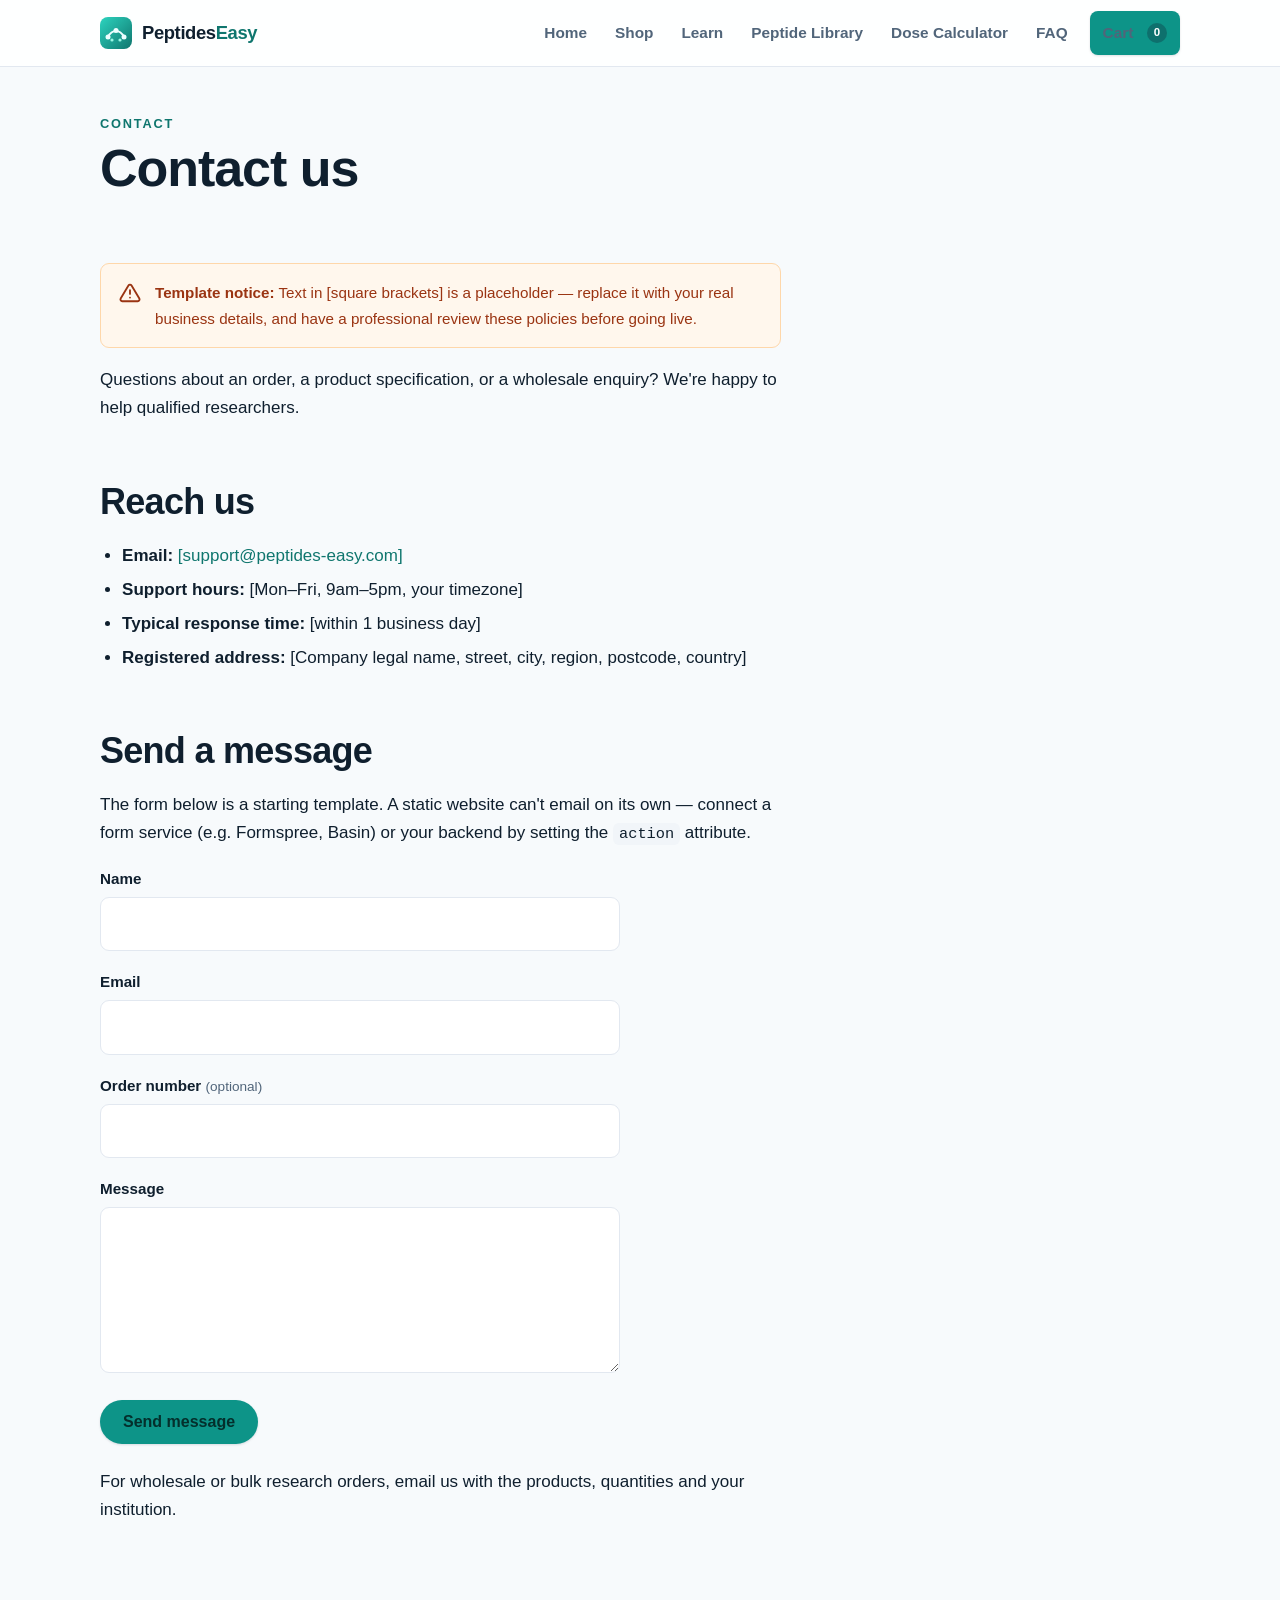
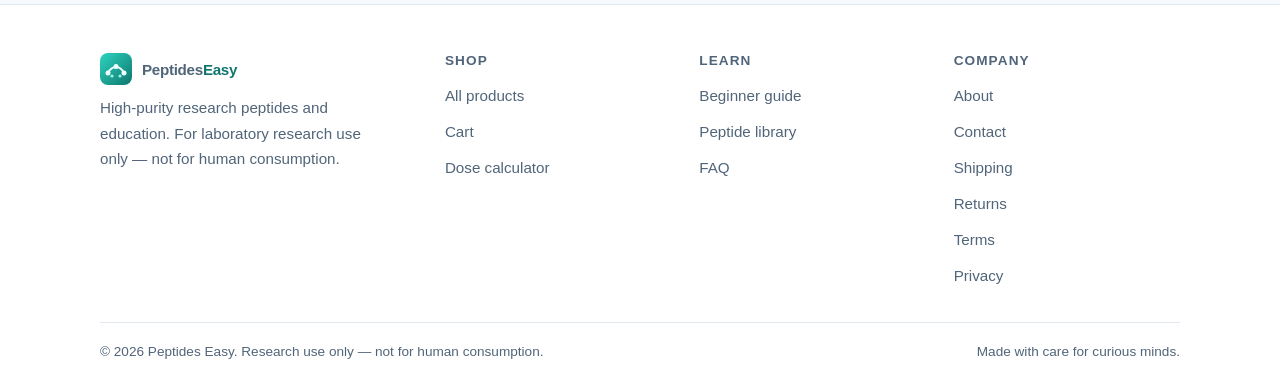
<file: contact.html>
<!DOCTYPE html>
<html lang="en">
<head>
<meta charset="utf-8">
<meta name="viewport" content="width=device-width, initial-scale=1">
<title>Contact Us | Peptides Easy</title>
<meta name="description" content="Get in touch with the Peptides Easy research-supply team for order, product or wholesale enquiries.">
<link rel="canonical" href="https://peptides-easy.com/contact.html">
<meta name="theme-color" content="#0d9488">
<meta property="og:type" content="website">
<meta property="og:site_name" content="Peptides Easy">
<meta property="og:title" content="Contact Us | Peptides Easy">
<meta property="og:description" content="Get in touch with the Peptides Easy research-supply team for order, product or wholesale enquiries.">
<meta property="og:url" content="https://peptides-easy.com/contact.html">
<link rel="icon" href="assets/img/logo.svg" type="image/svg+xml">
<link rel="manifest" href="site.webmanifest">
<link rel="stylesheet" href="assets/css/styles.css">
<script src="assets/js/site.js" defer></script>
<script src="assets/js/cart.js" defer></script>
</head>
<body>
<a class="skip-link" href="#main">Skip to content</a>

<header class="site-header">
  <div class="container nav">
    <a class="brand" href="index.html">
      <img class="logo" src="assets/img/logo.svg" alt="" width="32" height="32">
      <span>Peptides<b>Easy</b></span>
    </a>
    <button class="nav-toggle" aria-expanded="false" aria-controls="nav-links" aria-label="Toggle menu">
      <svg width="22" height="22" viewBox="0 0 24 24" fill="none" stroke="currentColor" stroke-width="2" stroke-linecap="round"><path d="M3 6h18M3 12h18M3 18h18"/></svg>
    </button>
    <ul class="nav-links" id="nav-links">
      <li><a href="index.html">Home</a></li>
      <li><a href="shop.html">Shop</a></li>
      <li><a href="learn.html">Learn</a></li>
      <li><a href="library.html">Peptide Library</a></li>
      <li><a href="calculator.html">Dose Calculator</a></li>
      <li><a href="faq.html">FAQ</a></li>
      <li class="nav-cta"><a class="btn btn--primary cart-link" href="cart.html">Cart <span class="cart-count is-empty" data-cart-count>0</span></a></li>
    </ul>
  </div>
</header>

<main id="main">
  <section class="section--tight" style="padding-top:42px">
    <div class="container">
      <span class="eyebrow">Contact</span>
      <h1>Contact us</h1>
    </div>
  </section>
  <section class="section--tight" style="padding-top:8px">
    <div class="container">
      <article class="prose">
<div class="callout" role="note">
  <svg width="22" height="22" viewBox="0 0 24 24" fill="none" stroke="currentColor" stroke-width="2"><path d="M12 9v4m0 4h.01M10.3 3.86 1.82 18a2 2 0 0 0 1.71 3h16.94a2 2 0 0 0 1.71-3L13.7 3.86a2 2 0 0 0-3.42 0z" stroke-linecap="round" stroke-linejoin="round"/></svg>
  <span><strong>Template notice:</strong> Text in [square brackets] is a placeholder &mdash; replace it with your real business details, and have a professional review these policies before going live.</span>
</div>

<p>Questions about an order, a product specification, or a wholesale enquiry? We're happy to help qualified researchers.</p>
<h2>Reach us</h2>
<ul>
  <li><strong>Email:</strong> <a href="mailto:[support@peptides-easy.com]">[support@peptides-easy.com]</a></li>
  <li><strong>Support hours:</strong> [Mon–Fri, 9am–5pm, your timezone]</li>
  <li><strong>Typical response time:</strong> [within 1 business day]</li>
  <li><strong>Registered address:</strong> [Company legal name, street, city, region, postcode, country]</li>
</ul>
<h2>Send a message</h2>
<p>The form below is a starting template. A static website can't email on its own &mdash; connect a form service (e.g. Formspree, Basin) or your backend by setting the <code>action</code> attribute.</p>
<form class="contact-form" action="[https://your-form-endpoint]" method="post">
  <div class="field"><label for="cf-name">Name</label><input id="cf-name" name="name" type="text" required></div>
  <div class="field"><label for="cf-email">Email</label><input id="cf-email" name="email" type="email" required></div>
  <div class="field"><label for="cf-order">Order number <span class="hint">(optional)</span></label><input id="cf-order" name="order" type="text"></div>
  <div class="field"><label for="cf-msg">Message</label><textarea id="cf-msg" name="message" rows="5" required></textarea></div>
  <button class="btn btn--primary" type="submit">Send message</button>
</form>
<p class="mt-2">For wholesale or bulk research orders, email us with the products, quantities and your institution.</p>
      </article>
    </div>
  </section>
</main>

<footer class="site-footer">
  <div class="container">
    <div class="footer-grid">
      <div>
        <a class="brand" href="index.html" style="margin-bottom:10px">
          <img class="logo" src="assets/img/logo.svg" alt="" width="32" height="32">
          <span>Peptides<b>Easy</b></span>
        </a>
        <p>High-purity research peptides and education. For laboratory research use only — not for human consumption.</p>
      </div>
      <div><h4>Shop</h4><ul><li><a href="shop.html">All products</a></li><li><a href="cart.html">Cart</a></li><li><a href="calculator.html">Dose calculator</a></li></ul></div>
      <div><h4>Learn</h4><ul><li><a href="learn.html">Beginner guide</a></li><li><a href="library.html">Peptide library</a></li><li><a href="faq.html">FAQ</a></li></ul></div>
      <div><h4>Company</h4><ul><li><a href="about.html">About</a></li><li><a href="contact.html">Contact</a></li><li><a href="shipping.html">Shipping</a></li><li><a href="returns.html">Returns</a></li><li><a href="terms.html">Terms</a></li><li><a href="privacy.html">Privacy</a></li></ul></div>
    </div>
    <div class="footer-bottom">
      <span>&copy; <span data-year>2026</span> Peptides Easy. Research use only — not for human consumption.</span>
      <span>Made with care for curious minds.</span>
    </div>
  </div>
</footer>
</body>
</html>
</file>
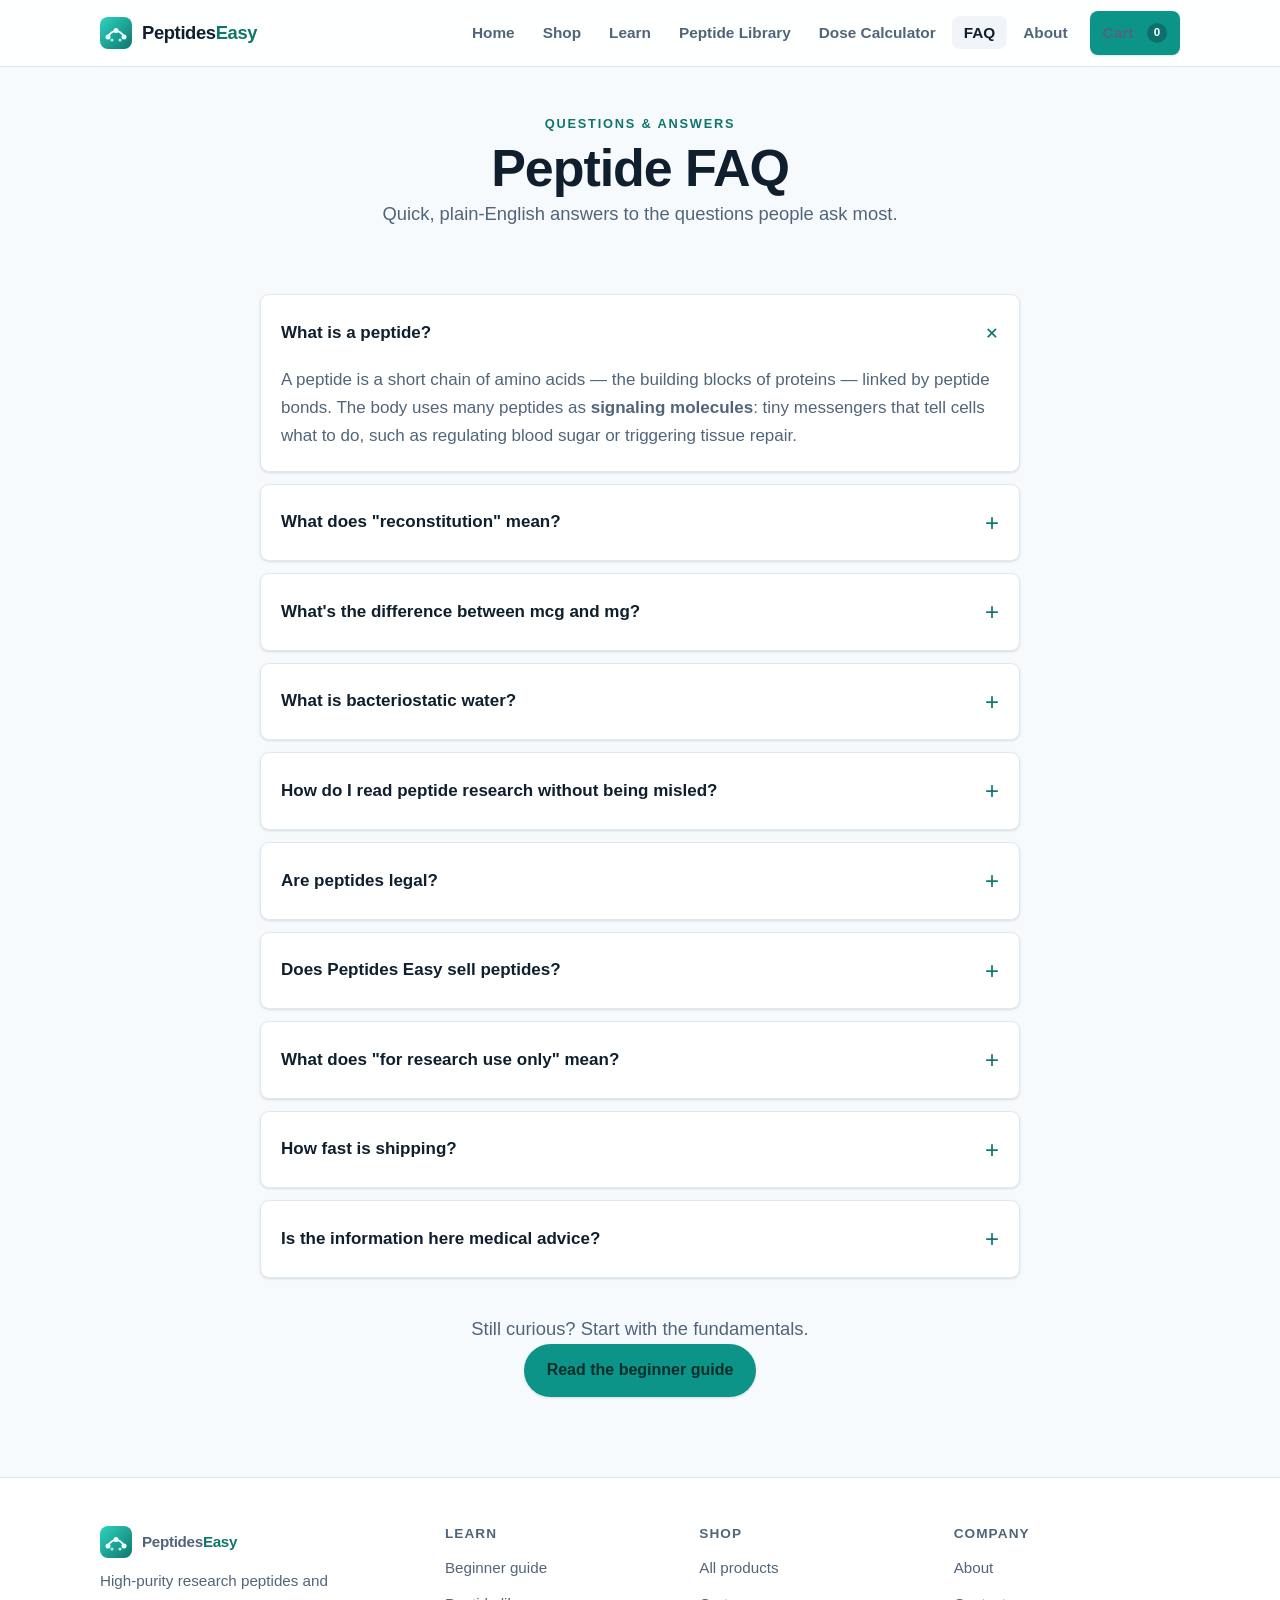
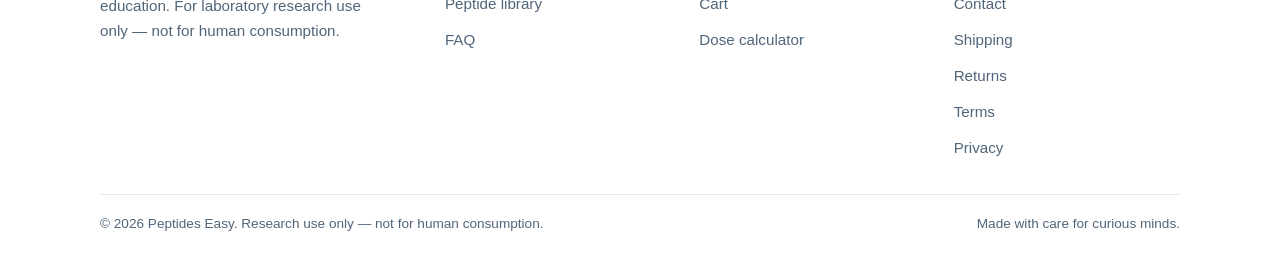
<file: faq.html>
<!DOCTYPE html>
<html lang="en">
<head>
<meta charset="utf-8">
<meta name="viewport" content="width=device-width, initial-scale=1">
<title>Peptide FAQ — Common Questions Answered | Peptides Easy</title>
<meta name="description" content="Frequently asked questions about peptides: what they are, what reconstitution means, mcg vs mg, what bacteriostatic water is, legality, and how to read research — answered in plain English.">
<link rel="canonical" href="https://peptides-easy.com/faq.html">
<meta name="theme-color" content="#0d9488">
<meta property="og:type" content="website">
<meta property="og:site_name" content="Peptides Easy">
<meta property="og:title" content="Peptide FAQ — Common Questions Answered">
<meta property="og:description" content="Plain-English answers to the most common questions about peptides.">
<meta property="og:url" content="https://peptides-easy.com/faq.html">
<meta property="og:image" content="https://peptides-easy.com/assets/img/logo.svg">
<link rel="icon" href="assets/img/logo.svg" type="image/svg+xml">
<link rel="manifest" href="site.webmanifest">
<link rel="stylesheet" href="assets/css/styles.css">
<script type="application/ld+json">
{
  "@context": "https://schema.org",
  "@type": "FAQPage",
  "mainEntity": [
    { "@type": "Question", "name": "What is a peptide?", "acceptedAnswer": { "@type": "Answer", "text": "A peptide is a short chain of amino acids linked by peptide bonds. The body uses many peptides as signaling molecules that tell cells what to do, such as regulating blood sugar or triggering tissue repair." } },
    { "@type": "Question", "name": "What does 'reconstitution' mean?", "acceptedAnswer": { "@type": "Answer", "text": "Reconstitution is the process of adding a measured liquid, usually bacteriostatic water, to a freeze-dried (lyophilized) peptide powder so it dissolves into a solution that can be measured and studied." } },
    { "@type": "Question", "name": "What is the difference between mcg and mg?", "acceptedAnswer": { "@type": "Answer", "text": "One milligram (mg) equals 1,000 micrograms (mcg). Many peptide doses are described in micrograms because the amounts studied are very small." } },
    { "@type": "Question", "name": "What is bacteriostatic water?", "acceptedAnswer": { "@type": "Answer", "text": "Bacteriostatic water is sterile water that contains a small amount of preservative (typically 0.9% benzyl alcohol) to inhibit the growth of bacteria, allowing a reconstituted vial to be used over a period of time." } },
    { "@type": "Question", "name": "Are peptides legal?", "acceptedAnswer": { "@type": "Answer", "text": "It depends entirely on the specific peptide and your country or region. Many peptides discussed online are research chemicals not approved for human use. Always check your local laws and consult a qualified professional." } },
    { "@type": "Question", "name": "Does Peptides Easy sell peptides?", "acceptedAnswer": { "@type": "Answer", "text": "Yes. Peptides Easy supplies high-purity (≥ 99%) research peptides and reconstitution supplies for laboratory research use only. They are not sold for human or veterinary consumption." } },
    { "@type": "Question", "name": "What does 'for research use only' mean?", "acceptedAnswer": { "@type": "Answer", "text": "It means the products are intended solely for in-vitro laboratory research and development by qualified professionals. They are not drugs, supplements, or food, and are not intended to diagnose, treat, cure, or prevent any disease in humans or animals." } },
    { "@type": "Question", "name": "How fast is shipping?", "acceptedAnswer": { "@type": "Answer", "text": "In-stock orders are typically dispatched within 1–2 business days. Orders over $100 ship free; otherwise a flat shipping rate applies at checkout." } }
  ]
}
</script>
<script src="assets/js/site.js" defer></script>
<script src="assets/js/cart.js" defer></script>
</head>
<body>
<a class="skip-link" href="#main">Skip to content</a>

<header class="site-header">
  <div class="container nav">
    <a class="brand" href="index.html">
      <img class="logo" src="assets/img/logo.svg" alt="" width="32" height="32">
      <span>Peptides<b>Easy</b></span>
    </a>
    <button class="nav-toggle" aria-expanded="false" aria-controls="nav-links" aria-label="Toggle menu">
      <svg width="22" height="22" viewBox="0 0 24 24" fill="none" stroke="currentColor" stroke-width="2" stroke-linecap="round"><path d="M3 6h18M3 12h18M3 18h18"/></svg>
    </button>
    <ul class="nav-links" id="nav-links">
      <li><a href="index.html">Home</a></li>
      <li><a href="shop.html">Shop</a></li>
      <li><a href="learn.html">Learn</a></li>
      <li><a href="library.html">Peptide Library</a></li>
      <li><a href="calculator.html">Dose Calculator</a></li>
      <li><a href="faq.html" aria-current="page">FAQ</a></li>
      <li><a href="about.html">About</a></li>
      <li class="nav-cta"><a class="btn btn--primary cart-link" href="cart.html">Cart <span class="cart-count is-empty" data-cart-count>0</span></a></li>
    </ul>
  </div>
</header>

<main id="main">
  <section class="section--tight" style="padding-top:42px">
    <div class="container center">
      <span class="eyebrow">Questions & answers</span>
      <h1>Peptide FAQ</h1>
      <p class="lead">Quick, plain-English answers to the questions people ask most.</p>
    </div>
  </section>

  <section class="section--tight" style="padding-top:8px">
    <div class="container">
      <div class="faq">
        <details open>
          <summary>What is a peptide?</summary>
          <p>A peptide is a short chain of amino acids — the building blocks of proteins — linked by peptide bonds. The body uses many peptides as <strong>signaling molecules</strong>: tiny messengers that tell cells what to do, such as regulating blood sugar or triggering tissue repair.</p>
        </details>
        <details>
          <summary>What does "reconstitution" mean?</summary>
          <p>Reconstitution is adding a measured liquid — usually bacteriostatic water — to a freeze-dried (lyophilized) peptide powder so it dissolves into a measurable solution. Our <a href="calculator.html">calculator</a> turns those amounts into syringe units.</p>
        </details>
        <details>
          <summary>What's the difference between mcg and mg?</summary>
          <p>One milligram (mg) equals 1,000 micrograms (mcg). Peptide doses are often described in micrograms because the amounts are very small.</p>
        </details>
        <details>
          <summary>What is bacteriostatic water?</summary>
          <p>Sterile water containing a small amount of preservative (typically 0.9% benzyl alcohol) that inhibits bacterial growth, allowing a reconstituted vial to remain usable over time. It differs from sterile water for injection, which has no preservative.</p>
        </details>
        <details>
          <summary>How do I read peptide research without being misled?</summary>
          <p>Always ask "studied in <em>what</em>?" A result in cells or mice is far from a proven human benefit. Watch for cautious wording like "may" and "in preclinical models," check sample sizes and controls, and separate seller marketing from primary research. Our <a href="learn.html#research">beginner guide</a> covers this in detail.</p>
        </details>
        <details>
          <summary>Are peptides legal?</summary>
          <p>It depends entirely on the specific peptide and your country or region. Many peptides discussed online are <strong>research chemicals not approved for human use</strong>. Always check your local laws and consult a qualified professional.</p>
        </details>
        <details>
          <summary>Does Peptides Easy sell peptides?</summary>
          <p>Yes. We supply <strong>high-purity (≥ 99%) research peptides</strong> and reconstitution supplies through our <a href="shop.html">shop</a> — sold strictly <strong>for laboratory research use only</strong>, not for human or veterinary consumption.</p>
        </details>
        <details>
          <summary>What does "for research use only" mean?</summary>
          <p>It means our products are intended solely for <em>in-vitro</em> laboratory research by qualified professionals. They are <strong>not</strong> drugs, supplements or food, and are not intended to diagnose, treat, cure or prevent any disease in humans or animals.</p>
        </details>
        <details>
          <summary>How fast is shipping?</summary>
          <p>In-stock orders are typically dispatched within 1–2 business days. Orders over <strong>$100 ship free</strong>; otherwise a flat rate is shown at checkout.</p>
        </details>
        <details>
          <summary>Is the information here medical advice?</summary>
          <p>No. Everything on this site is general educational information for research reference. It is not a substitute for advice from a licensed healthcare professional who knows your individual situation.</p>
        </details>
      </div>

      <div class="center mt-3">
        <p class="lead">Still curious? Start with the fundamentals.</p>
        <a class="btn btn--primary" href="learn.html">Read the beginner guide</a>
      </div>
    </div>
  </section>
</main>

<footer class="site-footer">
  <div class="container">
    <div class="footer-grid">
      <div>
        <a class="brand" href="index.html" style="margin-bottom:10px">
          <img class="logo" src="assets/img/logo.svg" alt="" width="32" height="32">
          <span>Peptides<b>Easy</b></span>
        </a>
        <p>High-purity research peptides and education. For laboratory research use only — not for human consumption.</p>
      </div>
      <div><h4>Learn</h4><ul><li><a href="learn.html">Beginner guide</a></li><li><a href="library.html">Peptide library</a></li><li><a href="faq.html">FAQ</a></li></ul></div>
      <div><h4>Shop</h4><ul><li><a href="shop.html">All products</a></li><li><a href="cart.html">Cart</a></li><li><a href="calculator.html">Dose calculator</a></li></ul></div>
      <div><h4>Company</h4><ul><li><a href="about.html">About</a></li><li><a href="contact.html">Contact</a></li><li><a href="shipping.html">Shipping</a></li><li><a href="returns.html">Returns</a></li><li><a href="terms.html">Terms</a></li><li><a href="privacy.html">Privacy</a></li></ul></div>
    </div>
    <div class="footer-bottom">
      <span>© <span data-year>2026</span> Peptides Easy. Research use only — not for human consumption.</span>
      <span>Made with care for curious minds.</span>
    </div>
  </div>
</footer>
</body>
</html>
</file>
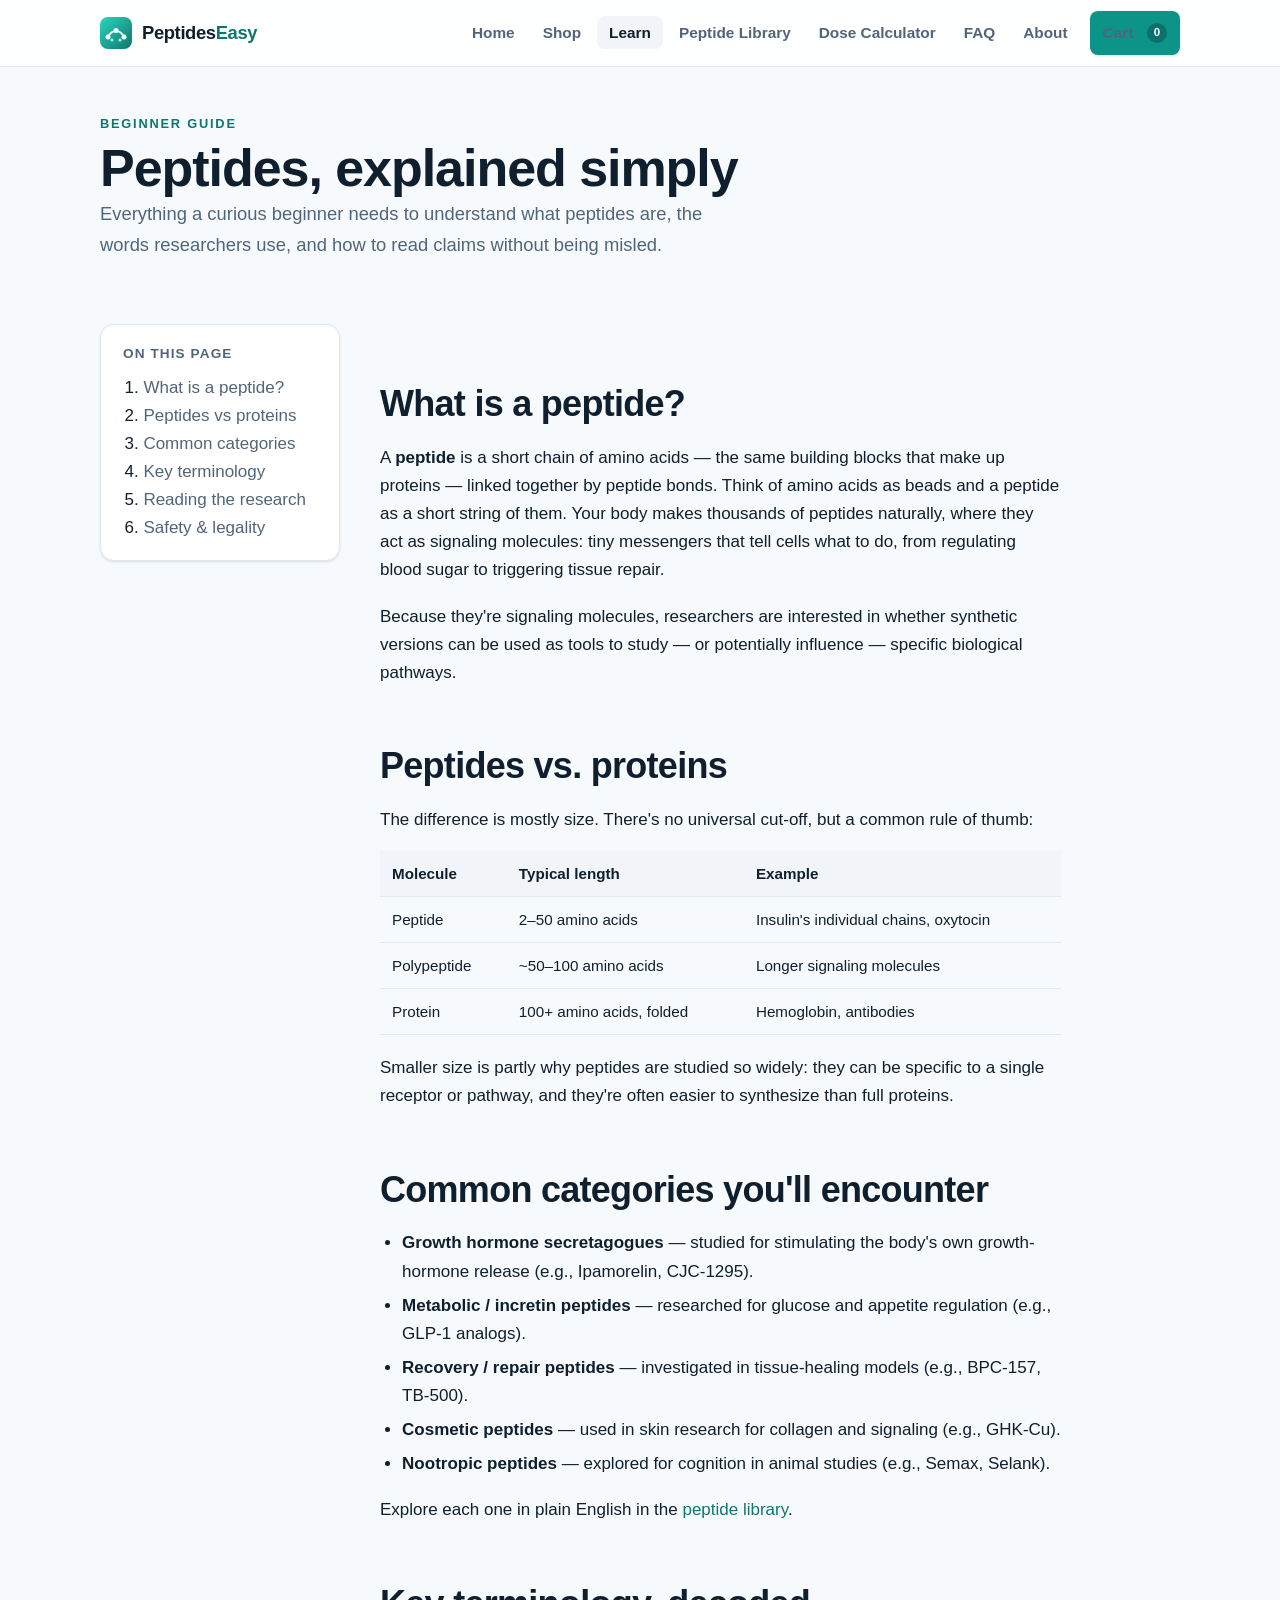
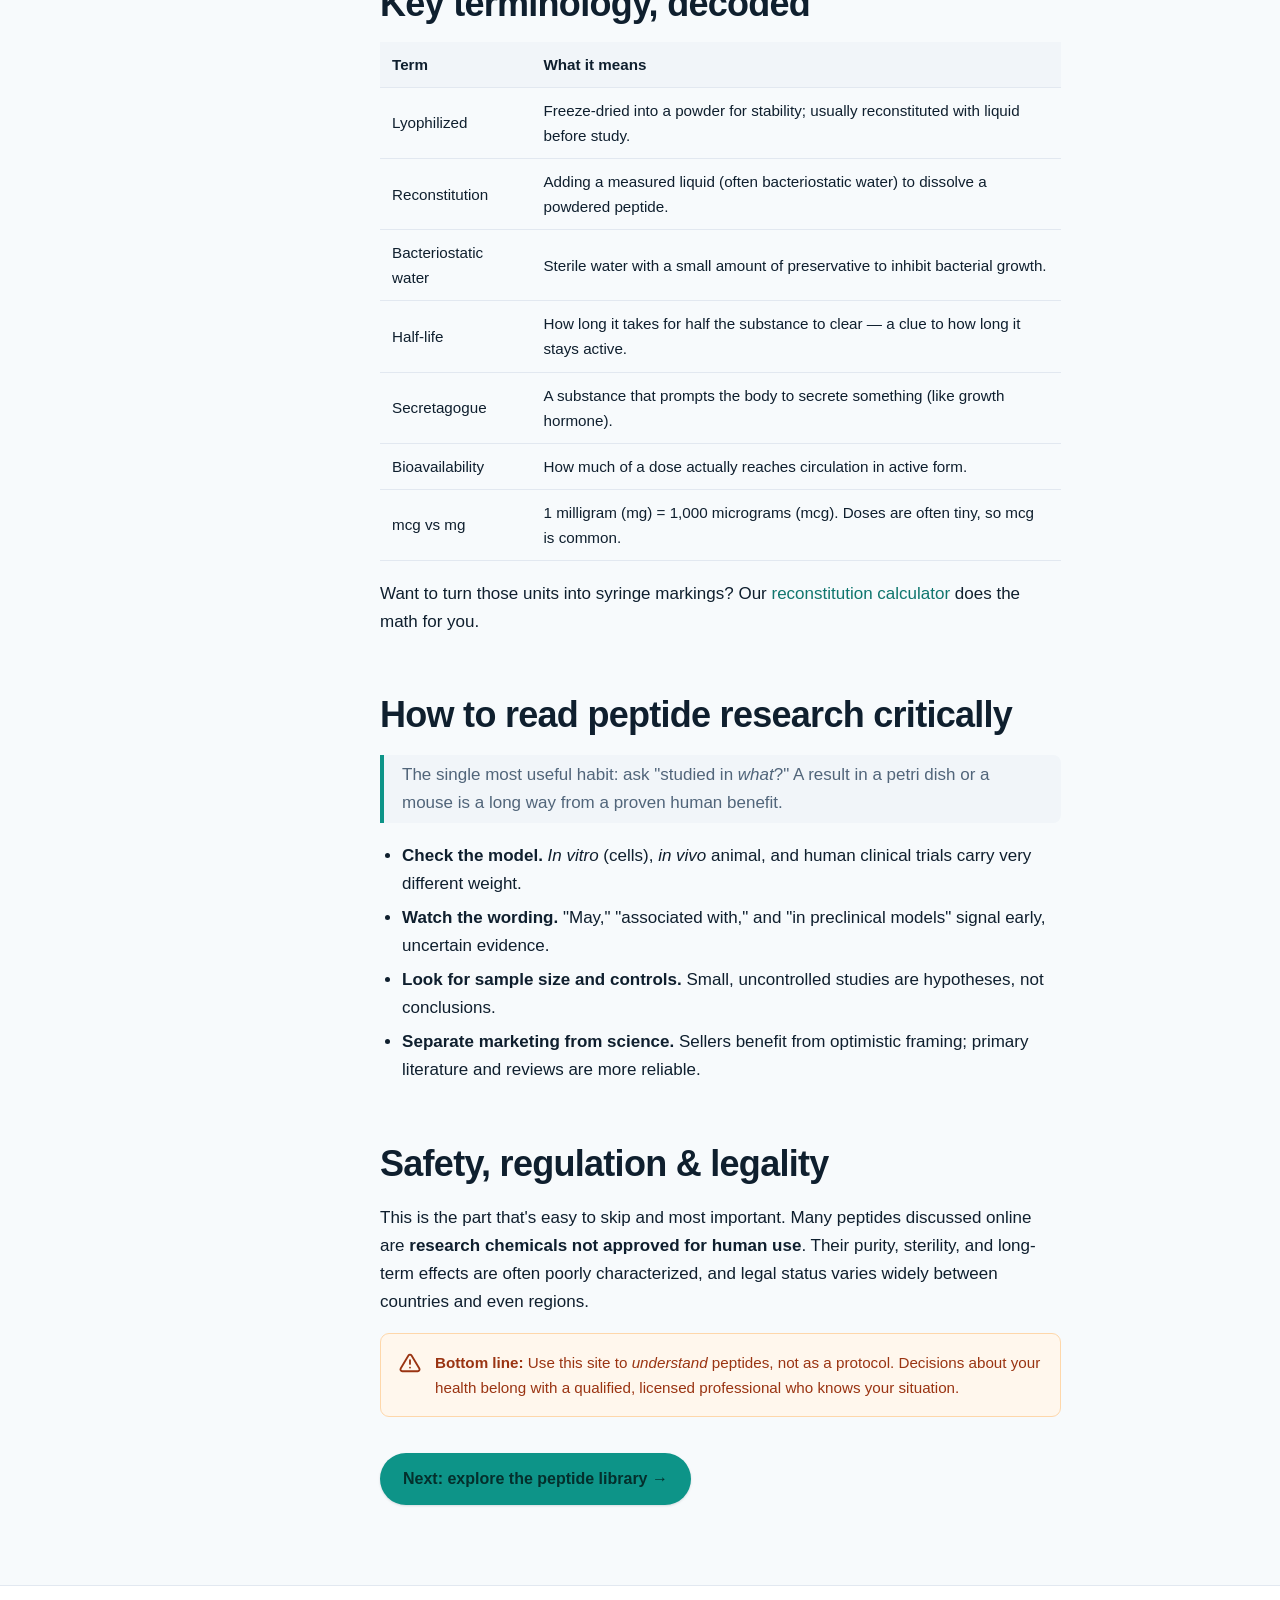
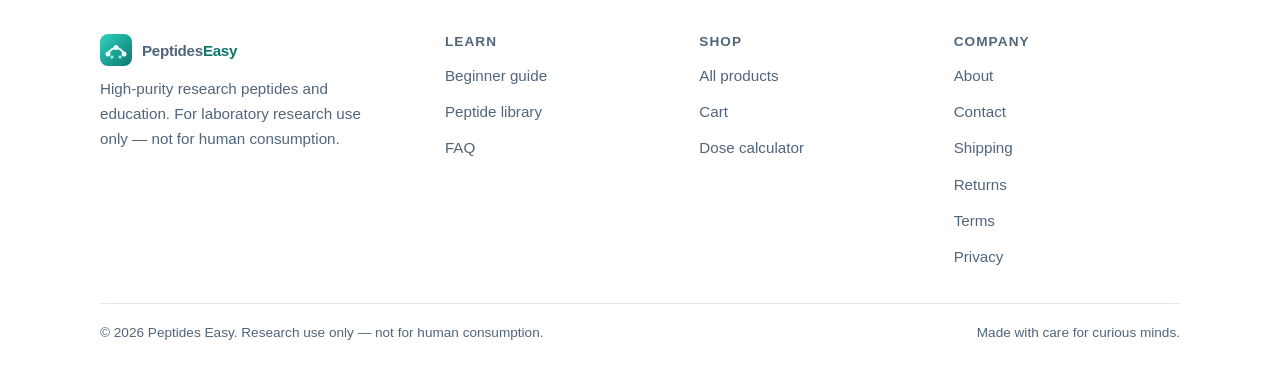
<file: learn.html>
<!DOCTYPE html>
<html lang="en">
<head>
<meta charset="utf-8">
<meta name="viewport" content="width=device-width, initial-scale=1">
<title>Beginner's Guide to Peptides — What They Are & How They're Studied | Peptides Easy</title>
<meta name="description" content="A clear beginner's guide to peptides: what they are, how they differ from proteins, key terms like reconstitution and half-life, how peptides are studied, and how to read the research critically.">
<link rel="canonical" href="https://peptides-easy.com/learn.html">
<meta name="theme-color" content="#0d9488">
<meta property="og:type" content="article">
<meta property="og:site_name" content="Peptides Easy">
<meta property="og:title" content="Beginner's Guide to Peptides">
<meta property="og:description" content="What peptides are, key terminology, how they're studied, and how to read the research critically.">
<meta property="og:url" content="https://peptides-easy.com/learn.html">
<meta property="og:image" content="https://peptides-easy.com/assets/img/logo.svg">
<link rel="icon" href="assets/img/logo.svg" type="image/svg+xml">
<link rel="manifest" href="site.webmanifest">
<link rel="stylesheet" href="assets/css/styles.css">
<script type="application/ld+json">
{
  "@context": "https://schema.org",
  "@type": "Article",
  "headline": "Beginner's Guide to Peptides",
  "description": "What peptides are, how they differ from proteins, key terminology, and how to read the research critically.",
  "author": { "@type": "Organization", "name": "Peptides Easy" },
  "publisher": { "@type": "Organization", "name": "Peptides Easy", "logo": { "@type": "ImageObject", "url": "https://peptides-easy.com/assets/img/logo.svg" } },
  "mainEntityOfPage": "https://peptides-easy.com/learn.html"
}
</script>
<script src="assets/js/site.js" defer></script>
<script src="assets/js/cart.js" defer></script>
</head>
<body>
<a class="skip-link" href="#main">Skip to content</a>

<header class="site-header">
  <div class="container nav">
    <a class="brand" href="index.html">
      <img class="logo" src="assets/img/logo.svg" alt="" width="32" height="32">
      <span>Peptides<b>Easy</b></span>
    </a>
    <button class="nav-toggle" aria-expanded="false" aria-controls="nav-links" aria-label="Toggle menu">
      <svg width="22" height="22" viewBox="0 0 24 24" fill="none" stroke="currentColor" stroke-width="2" stroke-linecap="round"><path d="M3 6h18M3 12h18M3 18h18"/></svg>
    </button>
    <ul class="nav-links" id="nav-links">
      <li><a href="index.html">Home</a></li>
      <li><a href="shop.html">Shop</a></li>
      <li><a href="learn.html" aria-current="page">Learn</a></li>
      <li><a href="library.html">Peptide Library</a></li>
      <li><a href="calculator.html">Dose Calculator</a></li>
      <li><a href="faq.html">FAQ</a></li>
      <li><a href="about.html">About</a></li>
      <li class="nav-cta"><a class="btn btn--primary cart-link" href="cart.html">Cart <span class="cart-count is-empty" data-cart-count>0</span></a></li>
    </ul>
  </div>
</header>

<main id="main">
  <section class="section--tight" style="padding-top:42px">
    <div class="container">
      <span class="eyebrow">Beginner guide</span>
      <h1>Peptides, explained simply</h1>
      <p class="lead">Everything a curious beginner needs to understand what peptides are, the words researchers use, and how to read claims without being misled.</p>
    </div>
  </section>

  <section class="section--tight" style="padding-top:8px">
    <div class="container guide-layout">
      <nav class="toc toc--sticky" aria-label="Table of contents">
        <strong>On this page</strong>
        <ol>
          <li><a href="#what">What is a peptide?</a></li>
          <li><a href="#vs-protein">Peptides vs proteins</a></li>
          <li><a href="#categories">Common categories</a></li>
          <li><a href="#terms">Key terminology</a></li>
          <li><a href="#research">Reading the research</a></li>
          <li><a href="#safety">Safety & legality</a></li>
        </ol>
      </nav>

      <article class="prose">
        <h2 id="what">What is a peptide?</h2>
        <p>A <strong>peptide</strong> is a short chain of amino acids — the same building blocks that make up proteins — linked together by peptide bonds. Think of amino acids as beads and a peptide as a short string of them. Your body makes thousands of peptides naturally, where they act as signaling molecules: tiny messengers that tell cells what to do, from regulating blood sugar to triggering tissue repair.</p>
        <p>Because they're signaling molecules, researchers are interested in whether synthetic versions can be used as tools to study — or potentially influence — specific biological pathways.</p>

        <h2 id="vs-protein">Peptides vs. proteins</h2>
        <p>The difference is mostly size. There's no universal cut-off, but a common rule of thumb:</p>
        <table>
          <thead><tr><th>Molecule</th><th>Typical length</th><th>Example</th></tr></thead>
          <tbody>
            <tr><td>Peptide</td><td>2–50 amino acids</td><td>Insulin's individual chains, oxytocin</td></tr>
            <tr><td>Polypeptide</td><td>~50–100 amino acids</td><td>Longer signaling molecules</td></tr>
            <tr><td>Protein</td><td>100+ amino acids, folded</td><td>Hemoglobin, antibodies</td></tr>
          </tbody>
        </table>
        <p>Smaller size is partly why peptides are studied so widely: they can be specific to a single receptor or pathway, and they're often easier to synthesize than full proteins.</p>

        <h2 id="categories">Common categories you'll encounter</h2>
        <ul>
          <li><strong>Growth hormone secretagogues</strong> — studied for stimulating the body's own growth-hormone release (e.g., Ipamorelin, CJC-1295).</li>
          <li><strong>Metabolic / incretin peptides</strong> — researched for glucose and appetite regulation (e.g., GLP-1 analogs).</li>
          <li><strong>Recovery / repair peptides</strong> — investigated in tissue-healing models (e.g., BPC-157, TB-500).</li>
          <li><strong>Cosmetic peptides</strong> — used in skin research for collagen and signaling (e.g., GHK-Cu).</li>
          <li><strong>Nootropic peptides</strong> — explored for cognition in animal studies (e.g., Semax, Selank).</li>
        </ul>
        <p>Explore each one in plain English in the <a href="library.html">peptide library</a>.</p>

        <h2 id="terms">Key terminology, decoded</h2>
        <table>
          <thead><tr><th>Term</th><th>What it means</th></tr></thead>
          <tbody>
            <tr><td>Lyophilized</td><td>Freeze-dried into a powder for stability; usually reconstituted with liquid before study.</td></tr>
            <tr><td>Reconstitution</td><td>Adding a measured liquid (often bacteriostatic water) to dissolve a powdered peptide.</td></tr>
            <tr><td>Bacteriostatic water</td><td>Sterile water with a small amount of preservative to inhibit bacterial growth.</td></tr>
            <tr><td>Half-life</td><td>How long it takes for half the substance to clear — a clue to how long it stays active.</td></tr>
            <tr><td>Secretagogue</td><td>A substance that prompts the body to secrete something (like growth hormone).</td></tr>
            <tr><td>Bioavailability</td><td>How much of a dose actually reaches circulation in active form.</td></tr>
            <tr><td>mcg vs mg</td><td>1 milligram (mg) = 1,000 micrograms (mcg). Doses are often tiny, so mcg is common.</td></tr>
          </tbody>
        </table>
        <p>Want to turn those units into syringe markings? Our <a href="calculator.html">reconstitution calculator</a> does the math for you.</p>

        <h2 id="research">How to read peptide research critically</h2>
        <blockquote>The single most useful habit: ask "studied in <em>what</em>?" A result in a petri dish or a mouse is a long way from a proven human benefit.</blockquote>
        <ul>
          <li><strong>Check the model.</strong> <em>In vitro</em> (cells), <em>in vivo</em> animal, and human clinical trials carry very different weight.</li>
          <li><strong>Watch the wording.</strong> "May," "associated with," and "in preclinical models" signal early, uncertain evidence.</li>
          <li><strong>Look for sample size and controls.</strong> Small, uncontrolled studies are hypotheses, not conclusions.</li>
          <li><strong>Separate marketing from science.</strong> Sellers benefit from optimistic framing; primary literature and reviews are more reliable.</li>
        </ul>

        <h2 id="safety">Safety, regulation & legality</h2>
        <p>This is the part that's easy to skip and most important. Many peptides discussed online are <strong>research chemicals not approved for human use</strong>. Their purity, sterility, and long-term effects are often poorly characterized, and legal status varies widely between countries and even regions.</p>
        <div class="callout" role="note">
          <svg width="22" height="22" viewBox="0 0 24 24" fill="none" stroke="currentColor" stroke-width="2"><path d="M12 9v4m0 4h.01M10.3 3.86 1.82 18a2 2 0 0 0 1.71 3h16.94a2 2 0 0 0 1.71-3L13.7 3.86a2 2 0 0 0-3.42 0z" stroke-linecap="round" stroke-linejoin="round"/></svg>
          <span><strong>Bottom line:</strong> Use this site to <em>understand</em> peptides, not as a protocol. Decisions about your health belong with a qualified, licensed professional who knows your situation.</span>
        </div>

        <p class="mt-3"><a class="btn btn--primary" href="library.html">Next: explore the peptide library →</a></p>
      </article>
    </div>
  </section>
</main>

<footer class="site-footer">
  <div class="container">
    <div class="footer-grid">
      <div>
        <a class="brand" href="index.html" style="margin-bottom:10px">
          <img class="logo" src="assets/img/logo.svg" alt="" width="32" height="32">
          <span>Peptides<b>Easy</b></span>
        </a>
        <p>High-purity research peptides and education. For laboratory research use only — not for human consumption.</p>
      </div>
      <div><h4>Learn</h4><ul><li><a href="learn.html">Beginner guide</a></li><li><a href="library.html">Peptide library</a></li><li><a href="faq.html">FAQ</a></li></ul></div>
      <div><h4>Shop</h4><ul><li><a href="shop.html">All products</a></li><li><a href="cart.html">Cart</a></li><li><a href="calculator.html">Dose calculator</a></li></ul></div>
      <div><h4>Company</h4><ul><li><a href="about.html">About</a></li><li><a href="contact.html">Contact</a></li><li><a href="shipping.html">Shipping</a></li><li><a href="returns.html">Returns</a></li><li><a href="terms.html">Terms</a></li><li><a href="privacy.html">Privacy</a></li></ul></div>
    </div>
    <div class="footer-bottom">
      <span>© <span data-year>2026</span> Peptides Easy. Research use only — not for human consumption.</span>
      <span>Made with care for curious minds.</span>
    </div>
  </div>
</footer>
</body>
</html>
</file>
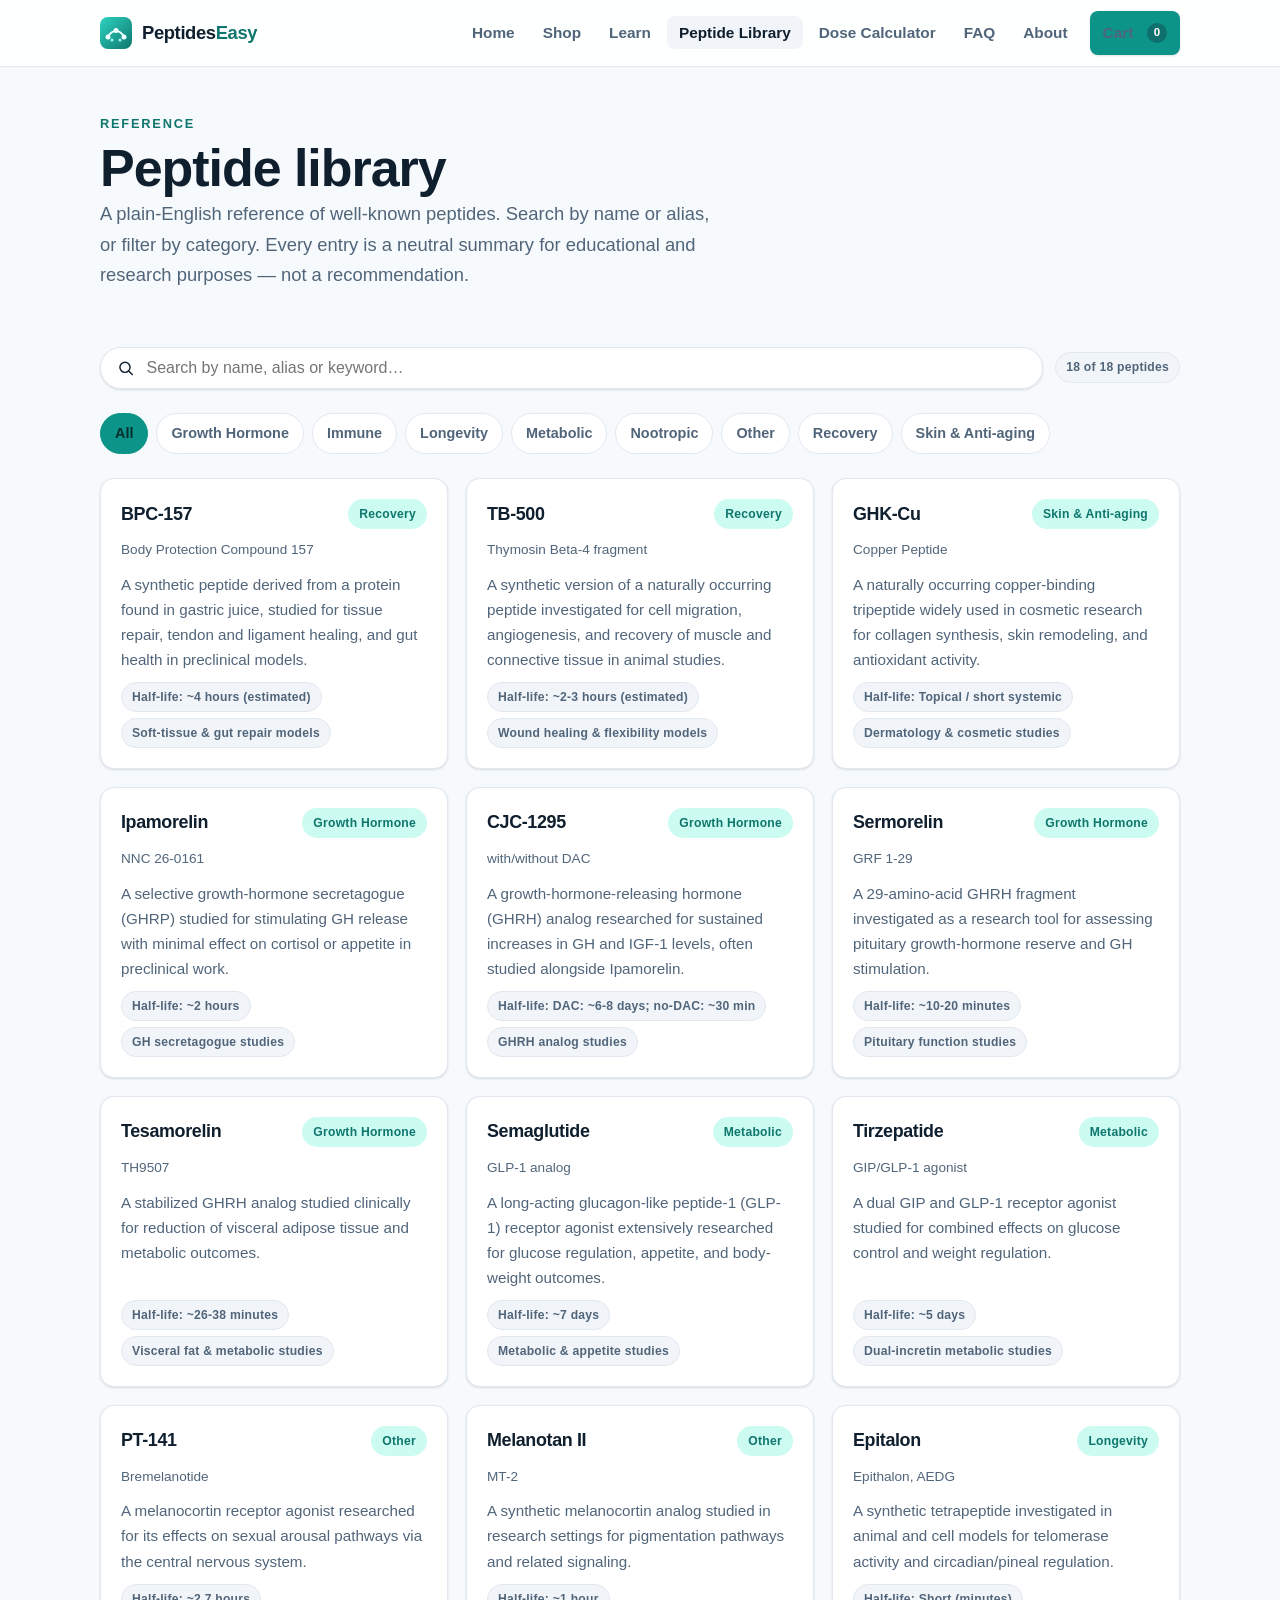
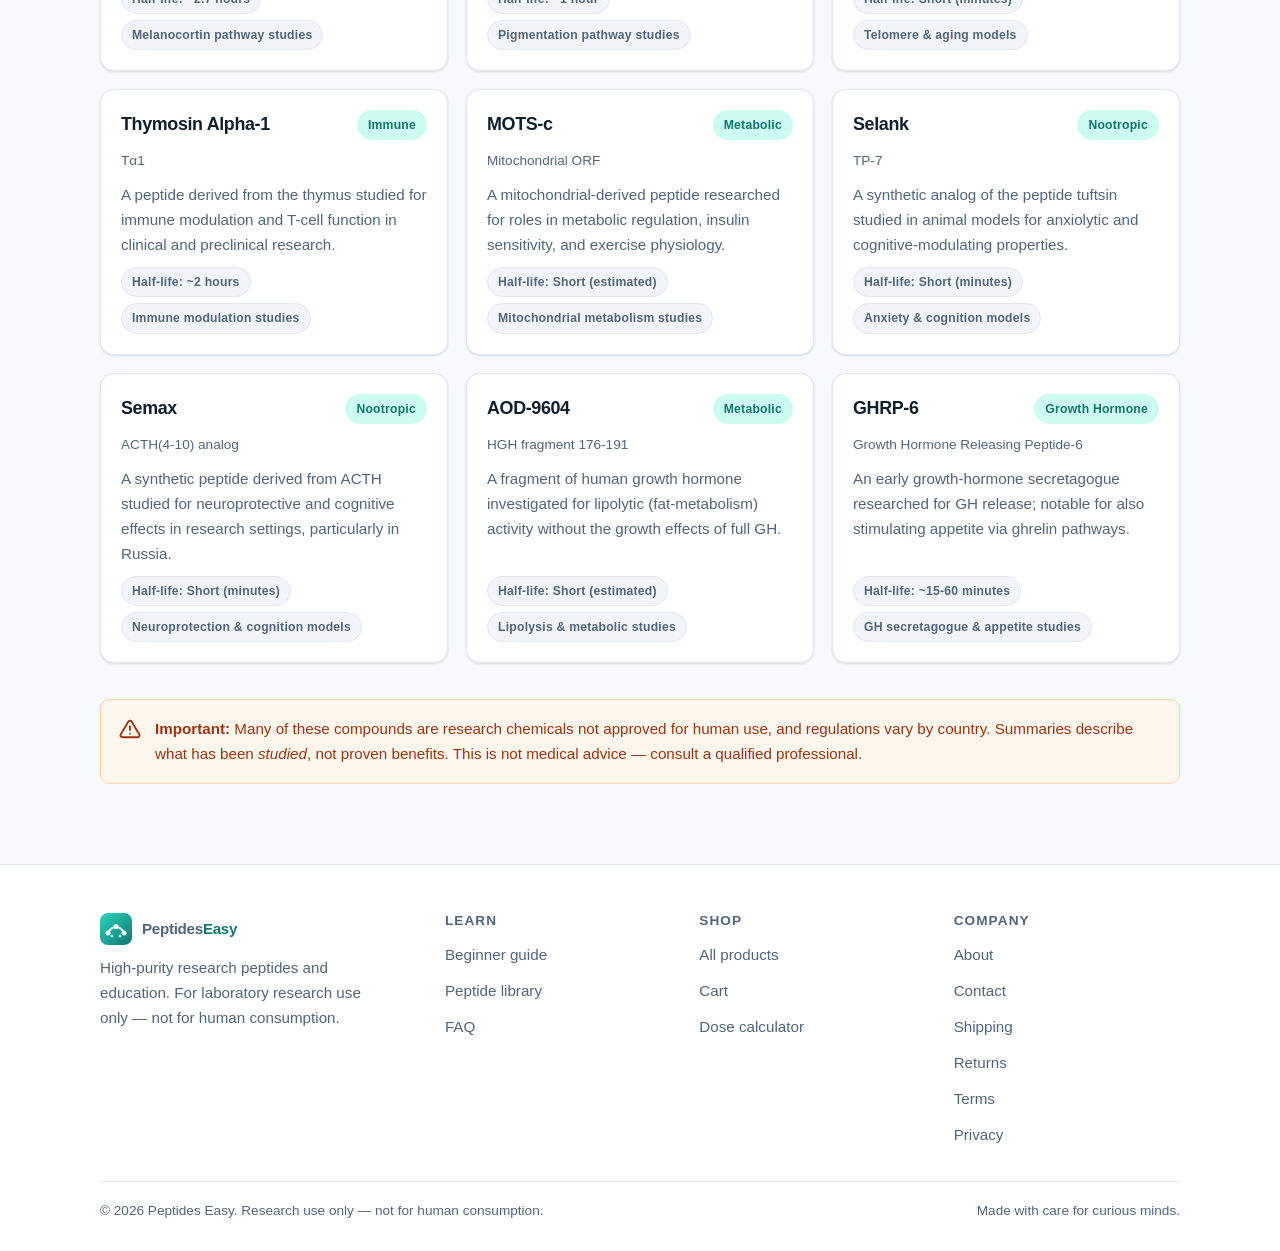
<file: library.html>
<!DOCTYPE html>
<html lang="en">
<head>
<meta charset="utf-8">
<meta name="viewport" content="width=device-width, initial-scale=1">
<title>Peptide Library — Searchable Plain-English Reference | Peptides Easy</title>
<meta name="description" content="Browse and search a plain-English peptide reference library. Filter by category — recovery, growth hormone, metabolic, longevity, immune and more — with summaries and research context.">
<link rel="canonical" href="https://peptides-easy.com/library.html">
<meta name="theme-color" content="#0d9488">
<meta property="og:type" content="website">
<meta property="og:site_name" content="Peptides Easy">
<meta property="og:title" content="Peptide Library — Searchable Plain-English Reference">
<meta property="og:description" content="Search and filter a plain-English reference of well-known peptides with research context.">
<meta property="og:url" content="https://peptides-easy.com/library.html">
<meta property="og:image" content="https://peptides-easy.com/assets/img/logo.svg">
<link rel="icon" href="assets/img/logo.svg" type="image/svg+xml">
<link rel="manifest" href="site.webmanifest">
<link rel="stylesheet" href="assets/css/styles.css">
<script type="application/ld+json">
{
  "@context": "https://schema.org",
  "@type": "BreadcrumbList",
  "itemListElement": [
    { "@type": "ListItem", "position": 1, "name": "Home", "item": "https://peptides-easy.com/" },
    { "@type": "ListItem", "position": 2, "name": "Peptide Library", "item": "https://peptides-easy.com/library.html" }
  ]
}
</script>
<script src="assets/js/site.js" defer></script>
<script src="assets/js/cart.js" defer></script>
<script src="assets/js/library.js" defer></script>
</head>
<body>
<a class="skip-link" href="#main">Skip to content</a>

<header class="site-header">
  <div class="container nav">
    <a class="brand" href="index.html">
      <img class="logo" src="assets/img/logo.svg" alt="" width="32" height="32">
      <span>Peptides<b>Easy</b></span>
    </a>
    <button class="nav-toggle" aria-expanded="false" aria-controls="nav-links" aria-label="Toggle menu">
      <svg width="22" height="22" viewBox="0 0 24 24" fill="none" stroke="currentColor" stroke-width="2" stroke-linecap="round"><path d="M3 6h18M3 12h18M3 18h18"/></svg>
    </button>
    <ul class="nav-links" id="nav-links">
      <li><a href="index.html">Home</a></li>
      <li><a href="shop.html">Shop</a></li>
      <li><a href="learn.html">Learn</a></li>
      <li><a href="library.html" aria-current="page">Peptide Library</a></li>
      <li><a href="calculator.html">Dose Calculator</a></li>
      <li><a href="faq.html">FAQ</a></li>
      <li><a href="about.html">About</a></li>
      <li class="nav-cta"><a class="btn btn--primary cart-link" href="cart.html">Cart <span class="cart-count is-empty" data-cart-count>0</span></a></li>
    </ul>
  </div>
</header>

<main id="main">
  <section class="section--tight" style="padding-top:42px">
    <div class="container">
      <span class="eyebrow">Reference</span>
      <h1>Peptide library</h1>
      <p class="lead">A plain-English reference of well-known peptides. Search by name or alias, or filter by category. Every entry is a neutral summary for educational and research purposes — not a recommendation.</p>
    </div>
  </section>

  <section class="section--tight" style="padding-top:0">
    <div class="container">
      <div class="toolbar">
        <label class="search" for="pep-search">
          <svg width="18" height="18" viewBox="0 0 24 24" fill="none" stroke="currentColor" stroke-width="2"><circle cx="11" cy="11" r="7"/><path d="m21 21-4.3-4.3" stroke-linecap="round"/></svg>
          <span class="sr-only">Search peptides</span>
          <input id="pep-search" type="search" placeholder="Search by name, alias or keyword…" autocomplete="off">
        </label>
        <span class="badge" id="pep-count" aria-live="polite">Loading…</span>
      </div>
      <div class="filters" id="pep-filters" role="group" aria-label="Filter by category"></div>

      <div class="pep-grid mt-2" id="pep-grid" aria-live="polite">
        <p class="empty">Loading peptide library…</p>
      </div>

      <div class="callout mt-3" role="note">
        <svg width="22" height="22" viewBox="0 0 24 24" fill="none" stroke="currentColor" stroke-width="2"><path d="M12 9v4m0 4h.01M10.3 3.86 1.82 18a2 2 0 0 0 1.71 3h16.94a2 2 0 0 0 1.71-3L13.7 3.86a2 2 0 0 0-3.42 0z" stroke-linecap="round" stroke-linejoin="round"/></svg>
        <span><strong>Important:</strong> Many of these compounds are research chemicals not approved for human use, and regulations vary by country. Summaries describe what has been <em>studied</em>, not proven benefits. This is not medical advice — consult a qualified professional.</span>
      </div>
    </div>
  </section>
</main>

<footer class="site-footer">
  <div class="container">
    <div class="footer-grid">
      <div>
        <a class="brand" href="index.html" style="margin-bottom:10px">
          <img class="logo" src="assets/img/logo.svg" alt="" width="32" height="32">
          <span>Peptides<b>Easy</b></span>
        </a>
        <p>High-purity research peptides and education. For laboratory research use only — not for human consumption.</p>
      </div>
      <div><h4>Learn</h4><ul><li><a href="learn.html">Beginner guide</a></li><li><a href="library.html">Peptide library</a></li><li><a href="faq.html">FAQ</a></li></ul></div>
      <div><h4>Shop</h4><ul><li><a href="shop.html">All products</a></li><li><a href="cart.html">Cart</a></li><li><a href="calculator.html">Dose calculator</a></li></ul></div>
      <div><h4>Company</h4><ul><li><a href="about.html">About</a></li><li><a href="contact.html">Contact</a></li><li><a href="shipping.html">Shipping</a></li><li><a href="returns.html">Returns</a></li><li><a href="terms.html">Terms</a></li><li><a href="privacy.html">Privacy</a></li></ul></div>
    </div>
    <div class="footer-bottom">
      <span>© <span data-year>2026</span> Peptides Easy. Research use only — not for human consumption.</span>
      <span>Made with care for curious minds.</span>
    </div>
  </div>
</footer>
</body>
</html>
</file>
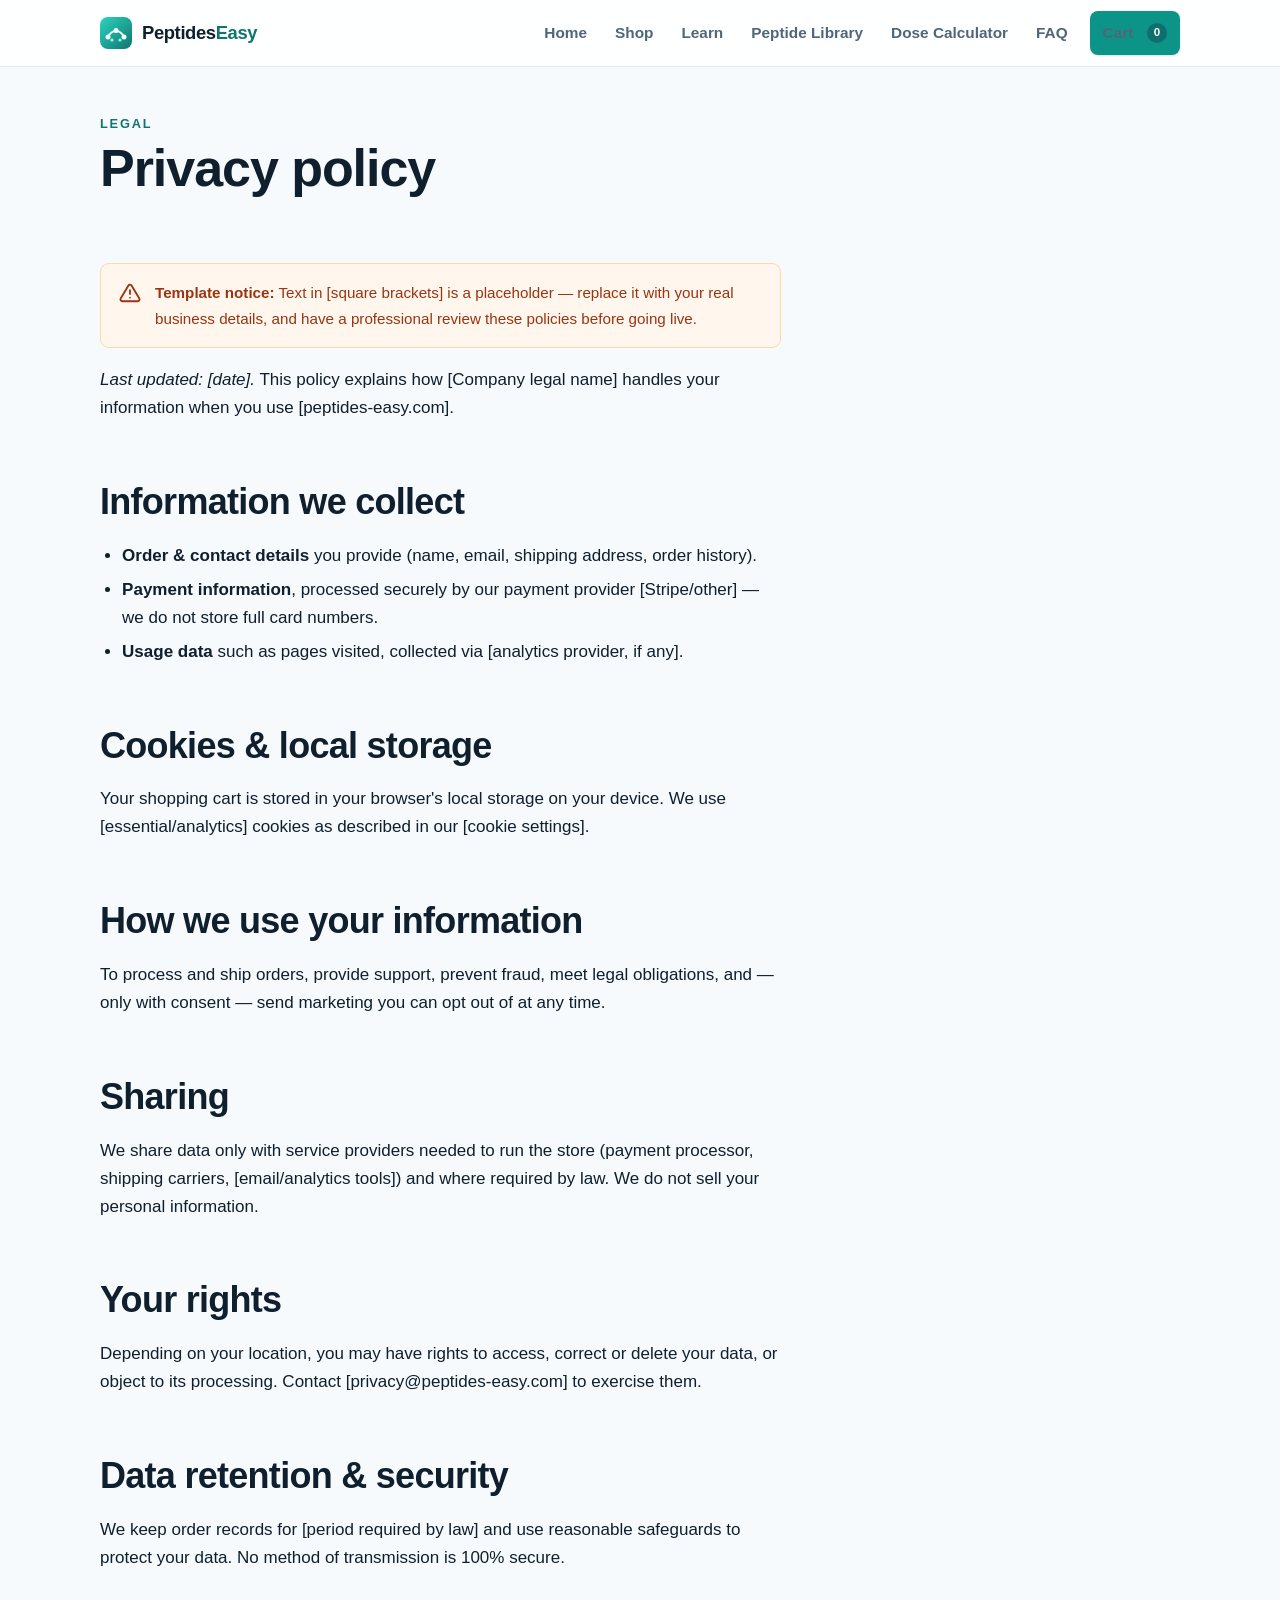
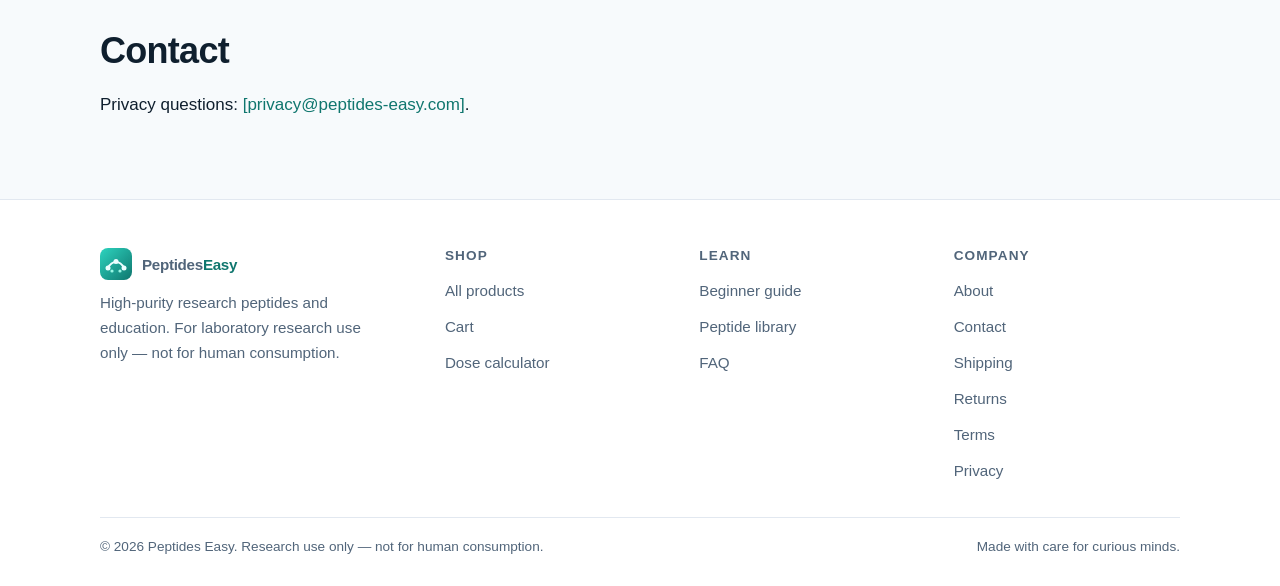
<file: privacy.html>
<!DOCTYPE html>
<html lang="en">
<head>
<meta charset="utf-8">
<meta name="viewport" content="width=device-width, initial-scale=1">
<title>Privacy Policy | Peptides Easy</title>
<meta name="description" content="How Peptides Easy collects, uses and protects your personal information.">
<link rel="canonical" href="https://peptides-easy.com/privacy.html">
<meta name="theme-color" content="#0d9488">
<meta property="og:type" content="website">
<meta property="og:site_name" content="Peptides Easy">
<meta property="og:title" content="Privacy Policy | Peptides Easy">
<meta property="og:description" content="How Peptides Easy collects, uses and protects your personal information.">
<meta property="og:url" content="https://peptides-easy.com/privacy.html">
<link rel="icon" href="assets/img/logo.svg" type="image/svg+xml">
<link rel="manifest" href="site.webmanifest">
<link rel="stylesheet" href="assets/css/styles.css">
<script src="assets/js/site.js" defer></script>
<script src="assets/js/cart.js" defer></script>
</head>
<body>
<a class="skip-link" href="#main">Skip to content</a>

<header class="site-header">
  <div class="container nav">
    <a class="brand" href="index.html">
      <img class="logo" src="assets/img/logo.svg" alt="" width="32" height="32">
      <span>Peptides<b>Easy</b></span>
    </a>
    <button class="nav-toggle" aria-expanded="false" aria-controls="nav-links" aria-label="Toggle menu">
      <svg width="22" height="22" viewBox="0 0 24 24" fill="none" stroke="currentColor" stroke-width="2" stroke-linecap="round"><path d="M3 6h18M3 12h18M3 18h18"/></svg>
    </button>
    <ul class="nav-links" id="nav-links">
      <li><a href="index.html">Home</a></li>
      <li><a href="shop.html">Shop</a></li>
      <li><a href="learn.html">Learn</a></li>
      <li><a href="library.html">Peptide Library</a></li>
      <li><a href="calculator.html">Dose Calculator</a></li>
      <li><a href="faq.html">FAQ</a></li>
      <li class="nav-cta"><a class="btn btn--primary cart-link" href="cart.html">Cart <span class="cart-count is-empty" data-cart-count>0</span></a></li>
    </ul>
  </div>
</header>

<main id="main">
  <section class="section--tight" style="padding-top:42px">
    <div class="container">
      <span class="eyebrow">Legal</span>
      <h1>Privacy policy</h1>
    </div>
  </section>
  <section class="section--tight" style="padding-top:8px">
    <div class="container">
      <article class="prose">
<div class="callout" role="note">
  <svg width="22" height="22" viewBox="0 0 24 24" fill="none" stroke="currentColor" stroke-width="2"><path d="M12 9v4m0 4h.01M10.3 3.86 1.82 18a2 2 0 0 0 1.71 3h16.94a2 2 0 0 0 1.71-3L13.7 3.86a2 2 0 0 0-3.42 0z" stroke-linecap="round" stroke-linejoin="round"/></svg>
  <span><strong>Template notice:</strong> Text in [square brackets] is a placeholder &mdash; replace it with your real business details, and have a professional review these policies before going live.</span>
</div>

<p><em>Last updated: [date].</em> This policy explains how [Company legal name] handles your information when you use [peptides-easy.com].</p>
<h2>Information we collect</h2>
<ul>
  <li><strong>Order &amp; contact details</strong> you provide (name, email, shipping address, order history).</li>
  <li><strong>Payment information</strong>, processed securely by our payment provider [Stripe/other] &mdash; we do not store full card numbers.</li>
  <li><strong>Usage data</strong> such as pages visited, collected via [analytics provider, if any].</li>
</ul>
<h2>Cookies &amp; local storage</h2>
<p>Your shopping cart is stored in your browser's local storage on your device. We use [essential/analytics] cookies as described in our [cookie settings].</p>
<h2>How we use your information</h2>
<p>To process and ship orders, provide support, prevent fraud, meet legal obligations, and &mdash; only with consent &mdash; send marketing you can opt out of at any time.</p>
<h2>Sharing</h2>
<p>We share data only with service providers needed to run the store (payment processor, shipping carriers, [email/analytics tools]) and where required by law. We do not sell your personal information.</p>
<h2>Your rights</h2>
<p>Depending on your location, you may have rights to access, correct or delete your data, or object to its processing. Contact [privacy@peptides-easy.com] to exercise them.</p>
<h2>Data retention &amp; security</h2>
<p>We keep order records for [period required by law] and use reasonable safeguards to protect your data. No method of transmission is 100% secure.</p>
<h2>Contact</h2>
<p>Privacy questions: <a href="contact.html">[privacy@peptides-easy.com]</a>.</p>
      </article>
    </div>
  </section>
</main>

<footer class="site-footer">
  <div class="container">
    <div class="footer-grid">
      <div>
        <a class="brand" href="index.html" style="margin-bottom:10px">
          <img class="logo" src="assets/img/logo.svg" alt="" width="32" height="32">
          <span>Peptides<b>Easy</b></span>
        </a>
        <p>High-purity research peptides and education. For laboratory research use only — not for human consumption.</p>
      </div>
      <div><h4>Shop</h4><ul><li><a href="shop.html">All products</a></li><li><a href="cart.html">Cart</a></li><li><a href="calculator.html">Dose calculator</a></li></ul></div>
      <div><h4>Learn</h4><ul><li><a href="learn.html">Beginner guide</a></li><li><a href="library.html">Peptide library</a></li><li><a href="faq.html">FAQ</a></li></ul></div>
      <div><h4>Company</h4><ul><li><a href="about.html">About</a></li><li><a href="contact.html">Contact</a></li><li><a href="shipping.html">Shipping</a></li><li><a href="returns.html">Returns</a></li><li><a href="terms.html">Terms</a></li><li><a href="privacy.html">Privacy</a></li></ul></div>
    </div>
    <div class="footer-bottom">
      <span>&copy; <span data-year>2026</span> Peptides Easy. Research use only — not for human consumption.</span>
      <span>Made with care for curious minds.</span>
    </div>
  </div>
</footer>
</body>
</html>
</file>
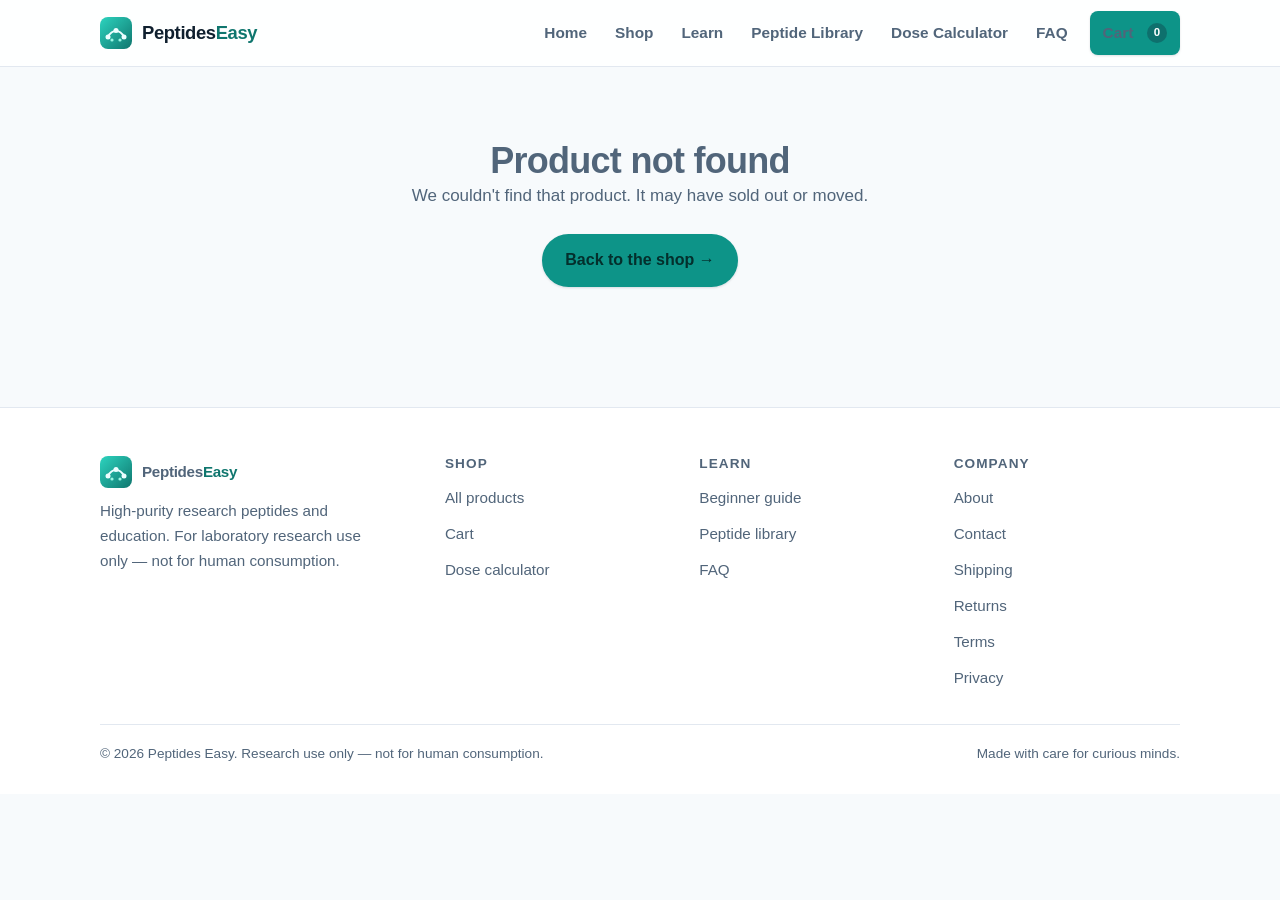
<file: product.html>
<!DOCTYPE html>
<html lang="en">
<head>
<meta charset="utf-8">
<meta name="viewport" content="width=device-width, initial-scale=1">
<title>Product — Peptides Easy</title>
<meta name="description" content="Research peptide product details. For laboratory research use only.">
<link rel="canonical" href="https://peptides-easy.com/shop.html">
<meta name="theme-color" content="#0d9488">
<link rel="icon" href="assets/img/logo.svg" type="image/svg+xml">
<link rel="manifest" href="site.webmanifest">
<link rel="stylesheet" href="assets/css/styles.css">
<script src="assets/js/site.js" defer></script>
<script src="assets/js/cart.js" defer></script>
<script src="assets/js/product.js" defer></script>
</head>
<body>
<a class="skip-link" href="#main">Skip to content</a>

<header class="site-header">
  <div class="container nav">
    <a class="brand" href="index.html">
      <img class="logo" src="assets/img/logo.svg" alt="" width="32" height="32">
      <span>Peptides<b>Easy</b></span>
    </a>
    <button class="nav-toggle" aria-expanded="false" aria-controls="nav-links" aria-label="Toggle menu">
      <svg width="22" height="22" viewBox="0 0 24 24" fill="none" stroke="currentColor" stroke-width="2" stroke-linecap="round"><path d="M3 6h18M3 12h18M3 18h18"/></svg>
    </button>
    <ul class="nav-links" id="nav-links">
      <li><a href="index.html">Home</a></li>
      <li><a href="shop.html">Shop</a></li>
      <li><a href="learn.html">Learn</a></li>
      <li><a href="library.html">Peptide Library</a></li>
      <li><a href="calculator.html">Dose Calculator</a></li>
      <li><a href="faq.html">FAQ</a></li>
      <li class="nav-cta"><a class="btn btn--primary cart-link" href="cart.html">Cart <span class="cart-count is-empty" data-cart-count>0</span></a></li>
    </ul>
  </div>
</header>

<main id="main">
  <section class="section--tight" style="padding-top:32px">
    <div class="container">
      <div id="product-root" aria-live="polite">
        <div class="empty"><p>Loading product…</p></div>
      </div>
    </div>
  </section>
</main>

<footer class="site-footer">
  <div class="container">
    <div class="footer-grid">
      <div>
        <a class="brand" href="index.html" style="margin-bottom:10px">
          <img class="logo" src="assets/img/logo.svg" alt="" width="32" height="32">
          <span>Peptides<b>Easy</b></span>
        </a>
        <p>High-purity research peptides and education. For laboratory research use only — not for human consumption.</p>
      </div>
      <div><h4>Shop</h4><ul><li><a href="shop.html">All products</a></li><li><a href="cart.html">Cart</a></li><li><a href="calculator.html">Dose calculator</a></li></ul></div>
      <div><h4>Learn</h4><ul><li><a href="learn.html">Beginner guide</a></li><li><a href="library.html">Peptide library</a></li><li><a href="faq.html">FAQ</a></li></ul></div>
      <div><h4>Company</h4><ul><li><a href="about.html">About</a></li><li><a href="contact.html">Contact</a></li><li><a href="shipping.html">Shipping</a></li><li><a href="returns.html">Returns</a></li><li><a href="terms.html">Terms</a></li><li><a href="privacy.html">Privacy</a></li></ul></div>
    </div>
    <div class="footer-bottom">
      <span>© <span data-year>2026</span> Peptides Easy. Research use only — not for human consumption.</span>
      <span>Made with care for curious minds.</span>
    </div>
  </div>
</footer>
</body>
</html>
</file>
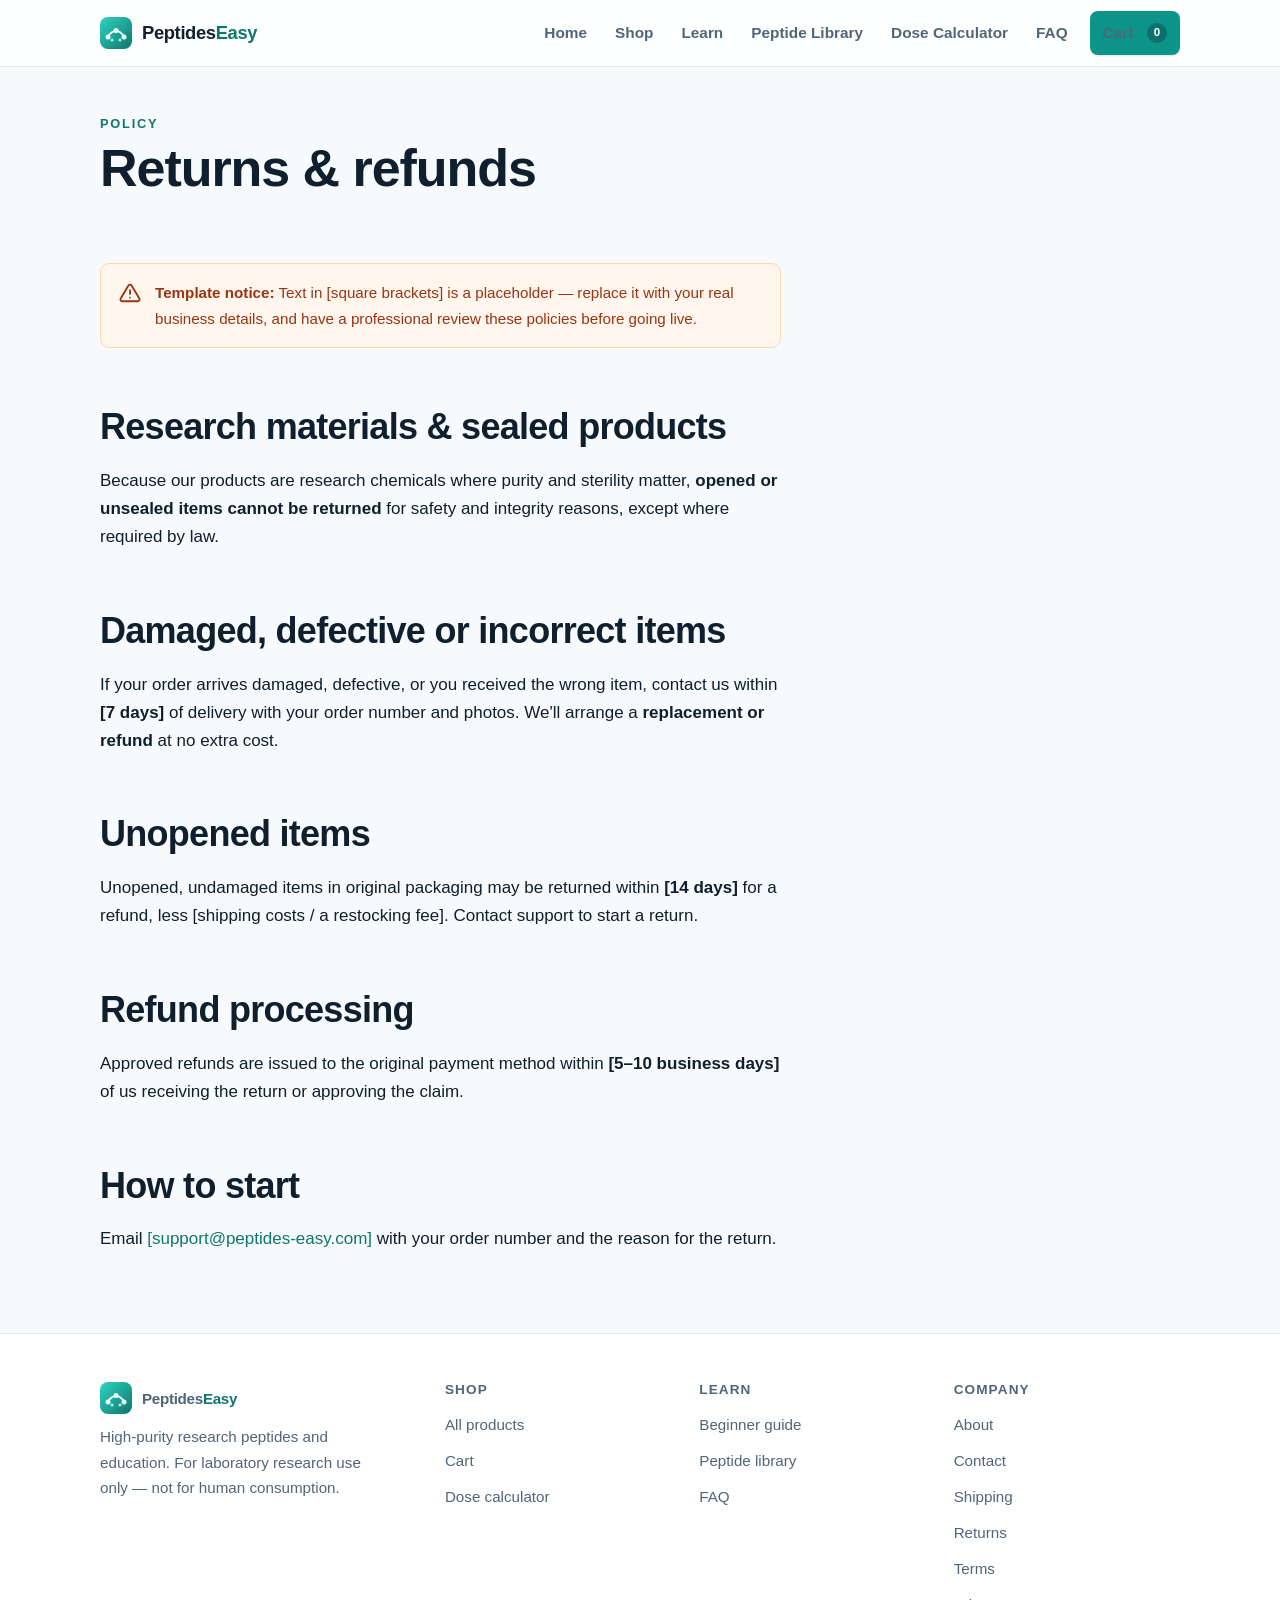
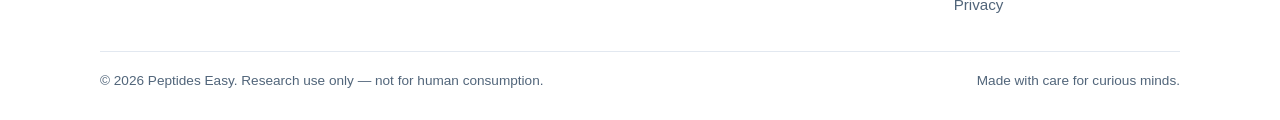
<file: returns.html>
<!DOCTYPE html>
<html lang="en">
<head>
<meta charset="utf-8">
<meta name="viewport" content="width=device-width, initial-scale=1">
<title>Returns &amp; Refunds | Peptides Easy</title>
<meta name="description" content="Returns, refunds and replacement policy for Peptides Easy research products.">
<link rel="canonical" href="https://peptides-easy.com/returns.html">
<meta name="theme-color" content="#0d9488">
<meta property="og:type" content="website">
<meta property="og:site_name" content="Peptides Easy">
<meta property="og:title" content="Returns &amp; Refunds | Peptides Easy">
<meta property="og:description" content="Returns, refunds and replacement policy for Peptides Easy research products.">
<meta property="og:url" content="https://peptides-easy.com/returns.html">
<link rel="icon" href="assets/img/logo.svg" type="image/svg+xml">
<link rel="manifest" href="site.webmanifest">
<link rel="stylesheet" href="assets/css/styles.css">
<script src="assets/js/site.js" defer></script>
<script src="assets/js/cart.js" defer></script>
</head>
<body>
<a class="skip-link" href="#main">Skip to content</a>

<header class="site-header">
  <div class="container nav">
    <a class="brand" href="index.html">
      <img class="logo" src="assets/img/logo.svg" alt="" width="32" height="32">
      <span>Peptides<b>Easy</b></span>
    </a>
    <button class="nav-toggle" aria-expanded="false" aria-controls="nav-links" aria-label="Toggle menu">
      <svg width="22" height="22" viewBox="0 0 24 24" fill="none" stroke="currentColor" stroke-width="2" stroke-linecap="round"><path d="M3 6h18M3 12h18M3 18h18"/></svg>
    </button>
    <ul class="nav-links" id="nav-links">
      <li><a href="index.html">Home</a></li>
      <li><a href="shop.html">Shop</a></li>
      <li><a href="learn.html">Learn</a></li>
      <li><a href="library.html">Peptide Library</a></li>
      <li><a href="calculator.html">Dose Calculator</a></li>
      <li><a href="faq.html">FAQ</a></li>
      <li class="nav-cta"><a class="btn btn--primary cart-link" href="cart.html">Cart <span class="cart-count is-empty" data-cart-count>0</span></a></li>
    </ul>
  </div>
</header>

<main id="main">
  <section class="section--tight" style="padding-top:42px">
    <div class="container">
      <span class="eyebrow">Policy</span>
      <h1>Returns &amp; refunds</h1>
    </div>
  </section>
  <section class="section--tight" style="padding-top:8px">
    <div class="container">
      <article class="prose">
<div class="callout" role="note">
  <svg width="22" height="22" viewBox="0 0 24 24" fill="none" stroke="currentColor" stroke-width="2"><path d="M12 9v4m0 4h.01M10.3 3.86 1.82 18a2 2 0 0 0 1.71 3h16.94a2 2 0 0 0 1.71-3L13.7 3.86a2 2 0 0 0-3.42 0z" stroke-linecap="round" stroke-linejoin="round"/></svg>
  <span><strong>Template notice:</strong> Text in [square brackets] is a placeholder &mdash; replace it with your real business details, and have a professional review these policies before going live.</span>
</div>

<h2>Research materials &amp; sealed products</h2>
<p>Because our products are research chemicals where purity and sterility matter, <strong>opened or unsealed items cannot be returned</strong> for safety and integrity reasons, except where required by law.</p>
<h2>Damaged, defective or incorrect items</h2>
<p>If your order arrives damaged, defective, or you received the wrong item, contact us within <strong>[7 days]</strong> of delivery with your order number and photos. We'll arrange a <strong>replacement or refund</strong> at no extra cost.</p>
<h2>Unopened items</h2>
<p>Unopened, undamaged items in original packaging may be returned within <strong>[14 days]</strong> for a refund, less [shipping costs / a restocking fee]. Contact support to start a return.</p>
<h2>Refund processing</h2>
<p>Approved refunds are issued to the original payment method within <strong>[5–10 business days]</strong> of us receiving the return or approving the claim.</p>
<h2>How to start</h2>
<p>Email <a href="contact.html">[support@peptides-easy.com]</a> with your order number and the reason for the return.</p>
      </article>
    </div>
  </section>
</main>

<footer class="site-footer">
  <div class="container">
    <div class="footer-grid">
      <div>
        <a class="brand" href="index.html" style="margin-bottom:10px">
          <img class="logo" src="assets/img/logo.svg" alt="" width="32" height="32">
          <span>Peptides<b>Easy</b></span>
        </a>
        <p>High-purity research peptides and education. For laboratory research use only — not for human consumption.</p>
      </div>
      <div><h4>Shop</h4><ul><li><a href="shop.html">All products</a></li><li><a href="cart.html">Cart</a></li><li><a href="calculator.html">Dose calculator</a></li></ul></div>
      <div><h4>Learn</h4><ul><li><a href="learn.html">Beginner guide</a></li><li><a href="library.html">Peptide library</a></li><li><a href="faq.html">FAQ</a></li></ul></div>
      <div><h4>Company</h4><ul><li><a href="about.html">About</a></li><li><a href="contact.html">Contact</a></li><li><a href="shipping.html">Shipping</a></li><li><a href="returns.html">Returns</a></li><li><a href="terms.html">Terms</a></li><li><a href="privacy.html">Privacy</a></li></ul></div>
    </div>
    <div class="footer-bottom">
      <span>&copy; <span data-year>2026</span> Peptides Easy. Research use only — not for human consumption.</span>
      <span>Made with care for curious minds.</span>
    </div>
  </div>
</footer>
</body>
</html>
</file>
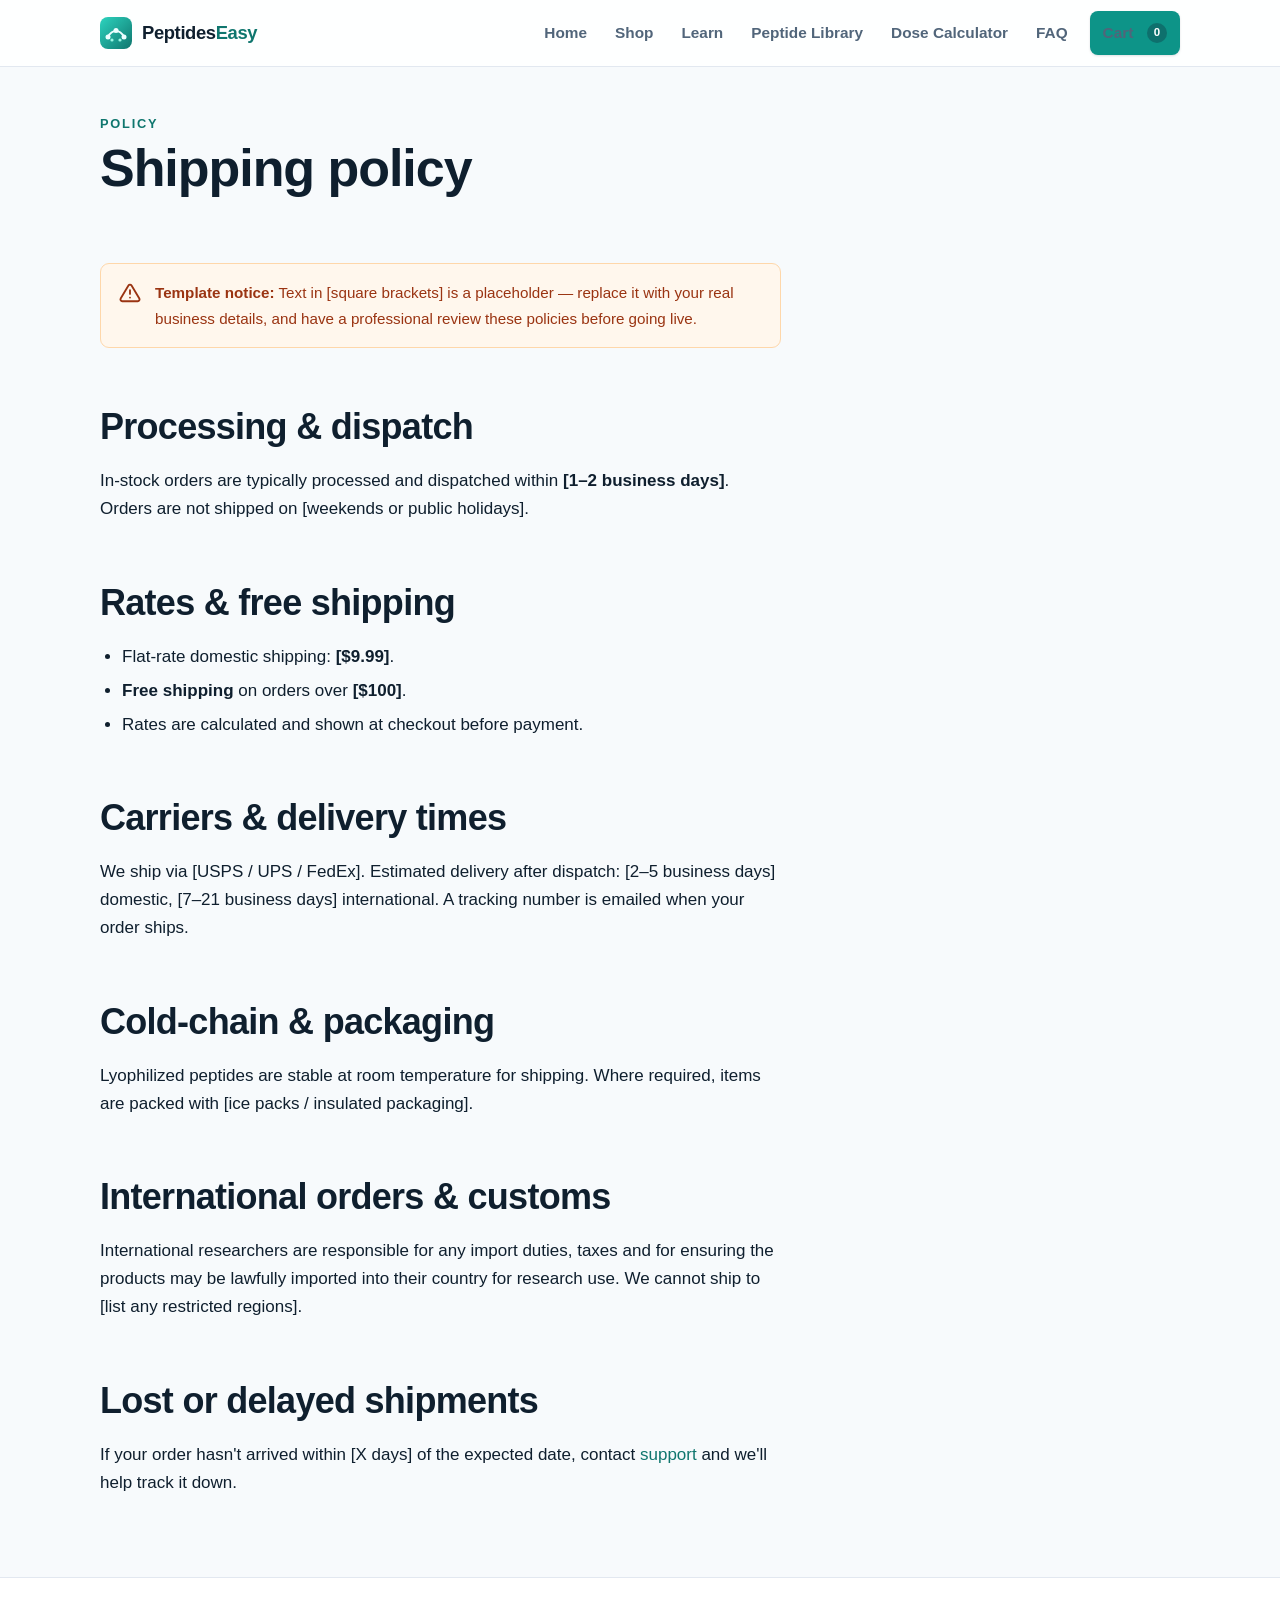
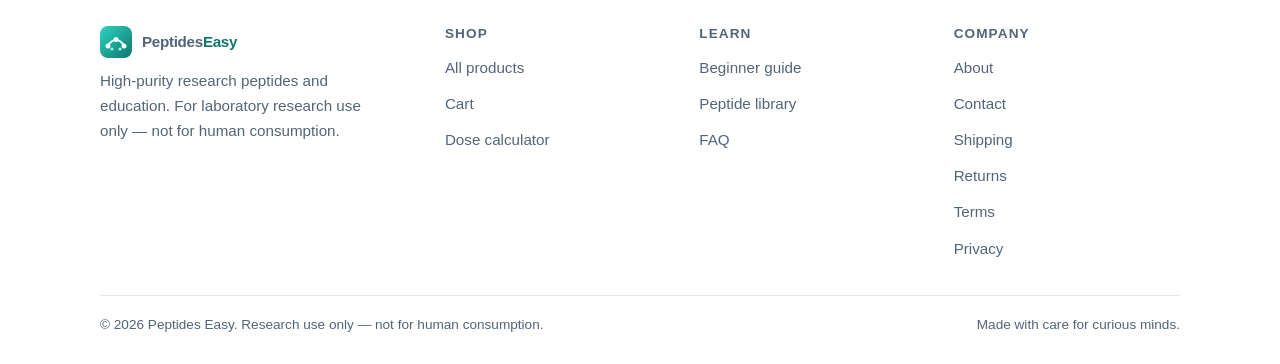
<file: shipping.html>
<!DOCTYPE html>
<html lang="en">
<head>
<meta charset="utf-8">
<meta name="viewport" content="width=device-width, initial-scale=1">
<title>Shipping Policy | Peptides Easy</title>
<meta name="description" content="Shipping methods, processing times, rates and international delivery information for Peptides Easy research products.">
<link rel="canonical" href="https://peptides-easy.com/shipping.html">
<meta name="theme-color" content="#0d9488">
<meta property="og:type" content="website">
<meta property="og:site_name" content="Peptides Easy">
<meta property="og:title" content="Shipping Policy | Peptides Easy">
<meta property="og:description" content="Shipping methods, processing times, rates and international delivery information for Peptides Easy research products.">
<meta property="og:url" content="https://peptides-easy.com/shipping.html">
<link rel="icon" href="assets/img/logo.svg" type="image/svg+xml">
<link rel="manifest" href="site.webmanifest">
<link rel="stylesheet" href="assets/css/styles.css">
<script src="assets/js/site.js" defer></script>
<script src="assets/js/cart.js" defer></script>
</head>
<body>
<a class="skip-link" href="#main">Skip to content</a>

<header class="site-header">
  <div class="container nav">
    <a class="brand" href="index.html">
      <img class="logo" src="assets/img/logo.svg" alt="" width="32" height="32">
      <span>Peptides<b>Easy</b></span>
    </a>
    <button class="nav-toggle" aria-expanded="false" aria-controls="nav-links" aria-label="Toggle menu">
      <svg width="22" height="22" viewBox="0 0 24 24" fill="none" stroke="currentColor" stroke-width="2" stroke-linecap="round"><path d="M3 6h18M3 12h18M3 18h18"/></svg>
    </button>
    <ul class="nav-links" id="nav-links">
      <li><a href="index.html">Home</a></li>
      <li><a href="shop.html">Shop</a></li>
      <li><a href="learn.html">Learn</a></li>
      <li><a href="library.html">Peptide Library</a></li>
      <li><a href="calculator.html">Dose Calculator</a></li>
      <li><a href="faq.html">FAQ</a></li>
      <li class="nav-cta"><a class="btn btn--primary cart-link" href="cart.html">Cart <span class="cart-count is-empty" data-cart-count>0</span></a></li>
    </ul>
  </div>
</header>

<main id="main">
  <section class="section--tight" style="padding-top:42px">
    <div class="container">
      <span class="eyebrow">Policy</span>
      <h1>Shipping policy</h1>
    </div>
  </section>
  <section class="section--tight" style="padding-top:8px">
    <div class="container">
      <article class="prose">
<div class="callout" role="note">
  <svg width="22" height="22" viewBox="0 0 24 24" fill="none" stroke="currentColor" stroke-width="2"><path d="M12 9v4m0 4h.01M10.3 3.86 1.82 18a2 2 0 0 0 1.71 3h16.94a2 2 0 0 0 1.71-3L13.7 3.86a2 2 0 0 0-3.42 0z" stroke-linecap="round" stroke-linejoin="round"/></svg>
  <span><strong>Template notice:</strong> Text in [square brackets] is a placeholder &mdash; replace it with your real business details, and have a professional review these policies before going live.</span>
</div>

<h2>Processing &amp; dispatch</h2>
<p>In-stock orders are typically processed and dispatched within <strong>[1–2 business days]</strong>. Orders are not shipped on [weekends or public holidays].</p>
<h2>Rates &amp; free shipping</h2>
<ul>
  <li>Flat-rate domestic shipping: <strong>[$9.99]</strong>.</li>
  <li><strong>Free shipping</strong> on orders over <strong>[$100]</strong>.</li>
  <li>Rates are calculated and shown at checkout before payment.</li>
</ul>
<h2>Carriers &amp; delivery times</h2>
<p>We ship via [USPS / UPS / FedEx]. Estimated delivery after dispatch: [2–5 business days] domestic, [7–21 business days] international. A tracking number is emailed when your order ships.</p>
<h2>Cold-chain &amp; packaging</h2>
<p>Lyophilized peptides are stable at room temperature for shipping. Where required, items are packed with [ice packs / insulated packaging].</p>
<h2>International orders &amp; customs</h2>
<p>International researchers are responsible for any import duties, taxes and for ensuring the products may be lawfully imported into their country for research use. We cannot ship to [list any restricted regions].</p>
<h2>Lost or delayed shipments</h2>
<p>If your order hasn't arrived within [X days] of the expected date, contact <a href="contact.html">support</a> and we'll help track it down.</p>
      </article>
    </div>
  </section>
</main>

<footer class="site-footer">
  <div class="container">
    <div class="footer-grid">
      <div>
        <a class="brand" href="index.html" style="margin-bottom:10px">
          <img class="logo" src="assets/img/logo.svg" alt="" width="32" height="32">
          <span>Peptides<b>Easy</b></span>
        </a>
        <p>High-purity research peptides and education. For laboratory research use only — not for human consumption.</p>
      </div>
      <div><h4>Shop</h4><ul><li><a href="shop.html">All products</a></li><li><a href="cart.html">Cart</a></li><li><a href="calculator.html">Dose calculator</a></li></ul></div>
      <div><h4>Learn</h4><ul><li><a href="learn.html">Beginner guide</a></li><li><a href="library.html">Peptide library</a></li><li><a href="faq.html">FAQ</a></li></ul></div>
      <div><h4>Company</h4><ul><li><a href="about.html">About</a></li><li><a href="contact.html">Contact</a></li><li><a href="shipping.html">Shipping</a></li><li><a href="returns.html">Returns</a></li><li><a href="terms.html">Terms</a></li><li><a href="privacy.html">Privacy</a></li></ul></div>
    </div>
    <div class="footer-bottom">
      <span>&copy; <span data-year>2026</span> Peptides Easy. Research use only — not for human consumption.</span>
      <span>Made with care for curious minds.</span>
    </div>
  </div>
</footer>
</body>
</html>
</file>
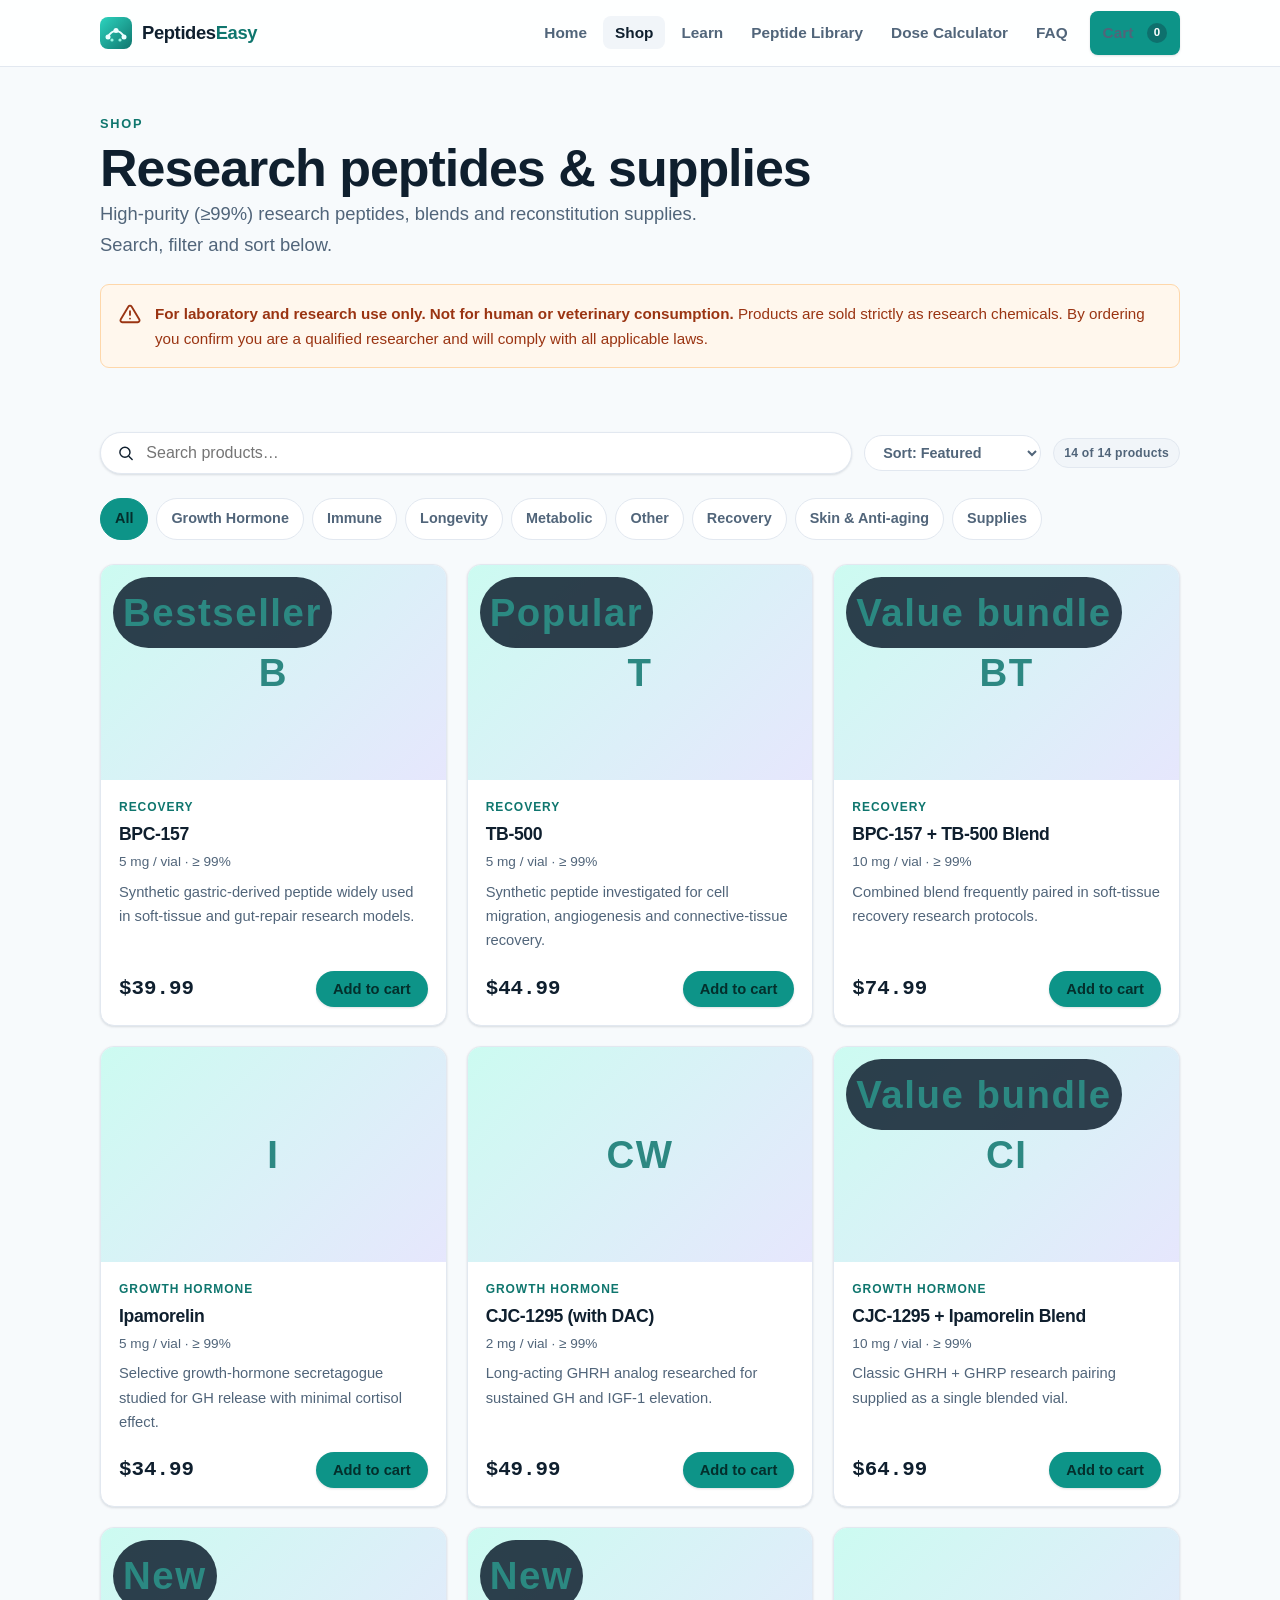
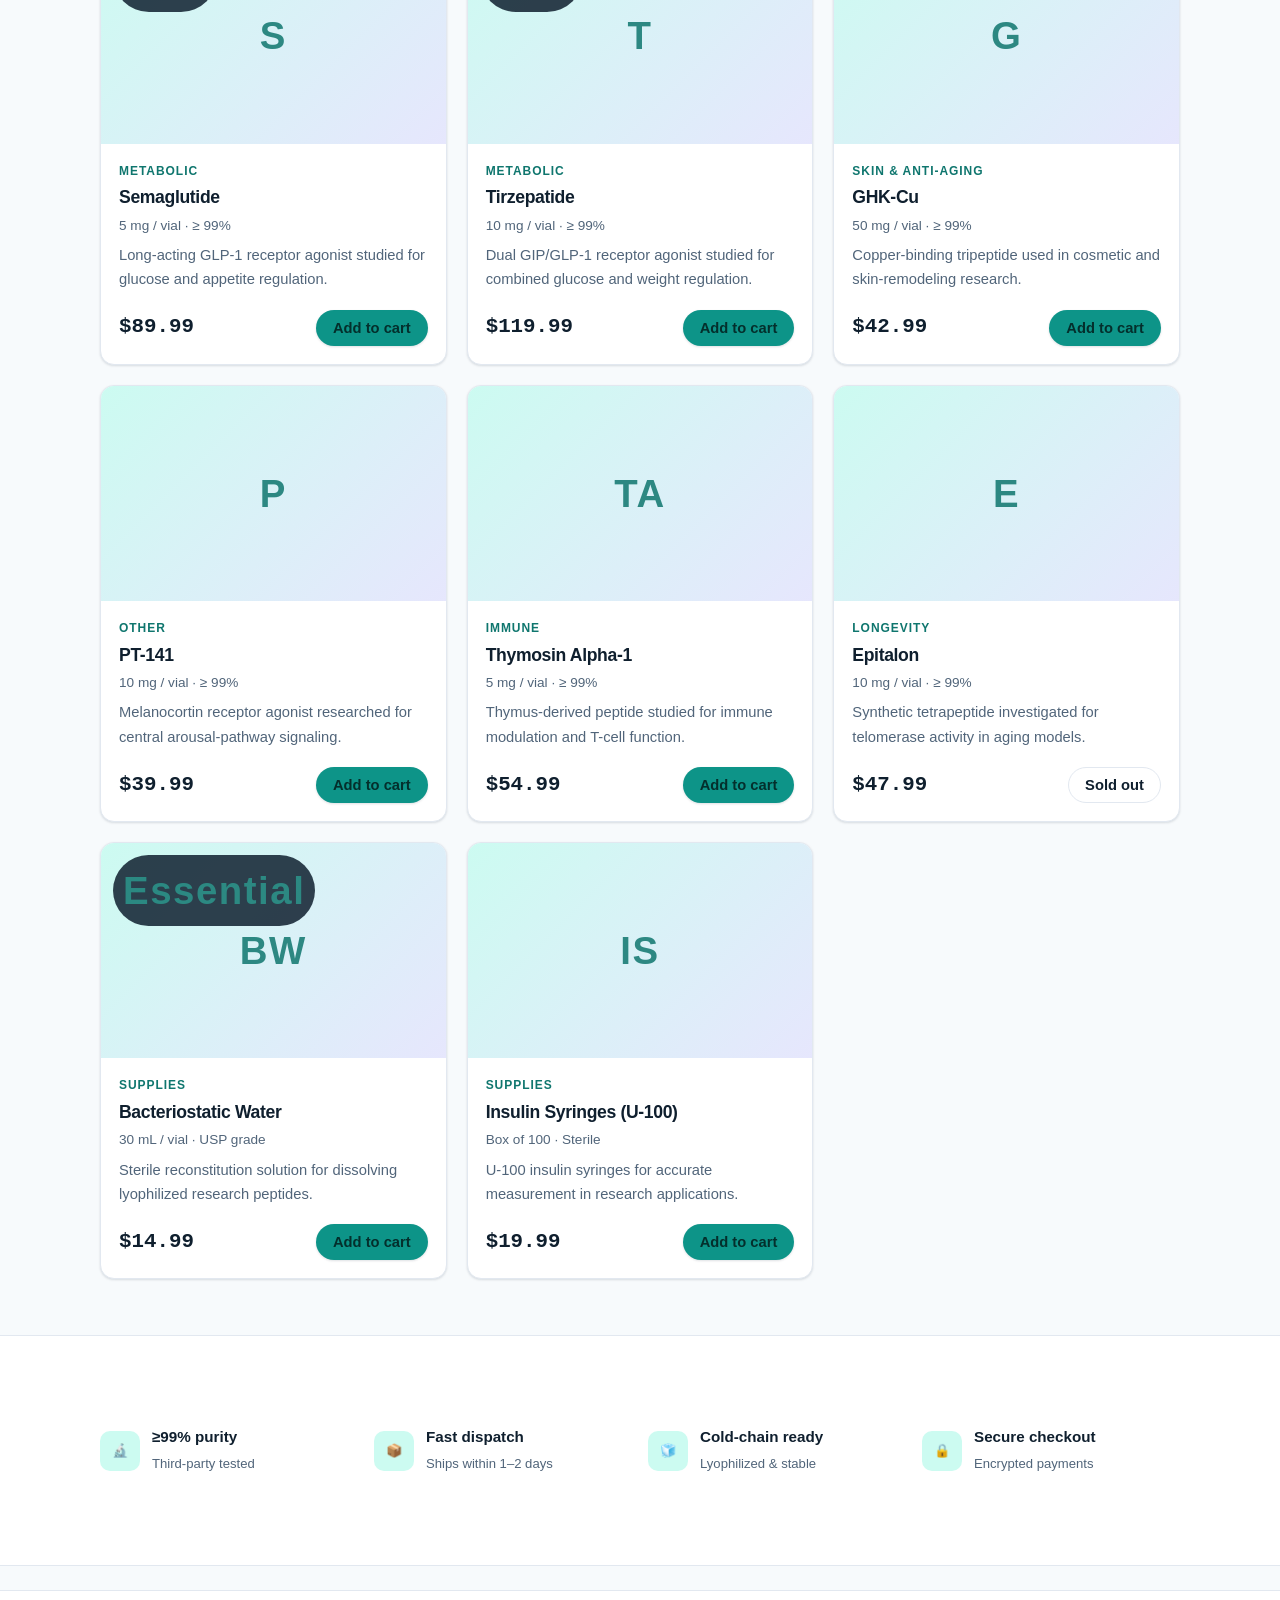
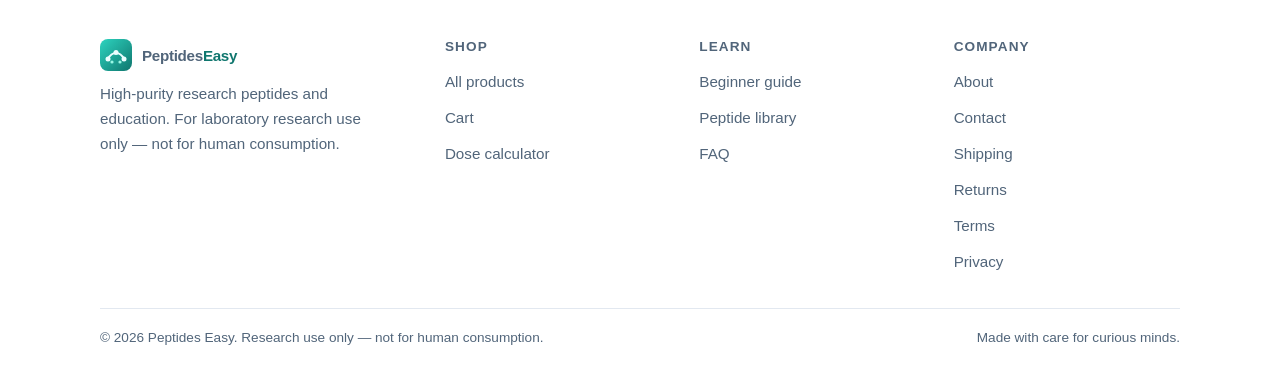
<file: shop.html>
<!DOCTYPE html>
<html lang="en">
<head>
<meta charset="utf-8">
<meta name="viewport" content="width=device-width, initial-scale=1">
<title>Shop Research Peptides — High-Purity Vials | Peptides Easy</title>
<meta name="description" content="Shop high-purity research peptides and lab supplies. Search and filter by category — recovery, growth hormone, metabolic and more. ≥99% purity. For laboratory research use only.">
<link rel="canonical" href="https://peptides-easy.com/shop.html">
<meta name="theme-color" content="#0d9488">
<meta property="og:type" content="website">
<meta property="og:site_name" content="Peptides Easy">
<meta property="og:title" content="Shop Research Peptides — High-Purity Vials">
<meta property="og:description" content="High-purity research peptides and lab supplies. For laboratory research use only.">
<meta property="og:url" content="https://peptides-easy.com/shop.html">
<meta property="og:image" content="https://peptides-easy.com/assets/img/logo.svg">
<link rel="icon" href="assets/img/logo.svg" type="image/svg+xml">
<link rel="manifest" href="site.webmanifest">
<link rel="stylesheet" href="assets/css/styles.css">
<script type="application/ld+json">
{
  "@context": "https://schema.org",
  "@type": "CollectionPage",
  "name": "Research Peptides Shop",
  "description": "High-purity research peptides and laboratory supplies for research use only.",
  "url": "https://peptides-easy.com/shop.html"
}
</script>
<script src="assets/js/site.js" defer></script>
<script src="assets/js/cart.js" defer></script>
<script src="assets/js/shop.js" defer></script>
</head>
<body>
<a class="skip-link" href="#main">Skip to content</a>

<header class="site-header">
  <div class="container nav">
    <a class="brand" href="index.html">
      <img class="logo" src="assets/img/logo.svg" alt="" width="32" height="32">
      <span>Peptides<b>Easy</b></span>
    </a>
    <button class="nav-toggle" aria-expanded="false" aria-controls="nav-links" aria-label="Toggle menu">
      <svg width="22" height="22" viewBox="0 0 24 24" fill="none" stroke="currentColor" stroke-width="2" stroke-linecap="round"><path d="M3 6h18M3 12h18M3 18h18"/></svg>
    </button>
    <ul class="nav-links" id="nav-links">
      <li><a href="index.html">Home</a></li>
      <li><a href="shop.html" aria-current="page">Shop</a></li>
      <li><a href="learn.html">Learn</a></li>
      <li><a href="library.html">Peptide Library</a></li>
      <li><a href="calculator.html">Dose Calculator</a></li>
      <li><a href="faq.html">FAQ</a></li>
      <li class="nav-cta"><a class="btn btn--primary cart-link" href="cart.html">Cart <span class="cart-count is-empty" data-cart-count>0</span></a></li>
    </ul>
  </div>
</header>

<main id="main">
  <section class="section--tight" style="padding-top:42px">
    <div class="container">
      <span class="eyebrow">Shop</span>
      <h1>Research peptides &amp; supplies</h1>
      <p class="lead">High-purity (≥99%) research peptides, blends and reconstitution supplies. Search, filter and sort below.</p>
      <div class="callout mt-2" role="note">
        <svg width="22" height="22" viewBox="0 0 24 24" fill="none" stroke="currentColor" stroke-width="2"><path d="M12 9v4m0 4h.01M10.3 3.86 1.82 18a2 2 0 0 0 1.71 3h16.94a2 2 0 0 0 1.71-3L13.7 3.86a2 2 0 0 0-3.42 0z" stroke-linecap="round" stroke-linejoin="round"/></svg>
        <span><strong>For laboratory and research use only. Not for human or veterinary consumption.</strong> Products are sold strictly as research chemicals. By ordering you confirm you are a qualified researcher and will comply with all applicable laws.</span>
      </div>
    </div>
  </section>

  <section class="section--tight" style="padding-top:8px">
    <div class="container">
      <div class="toolbar">
        <label class="search" for="shop-search">
          <svg width="18" height="18" viewBox="0 0 24 24" fill="none" stroke="currentColor" stroke-width="2"><circle cx="11" cy="11" r="7"/><path d="m21 21-4.3-4.3" stroke-linecap="round"/></svg>
          <span class="sr-only">Search products</span>
          <input id="shop-search" type="search" placeholder="Search products…" autocomplete="off">
        </label>
        <label class="sr-only" for="shop-sort">Sort products</label>
        <select id="shop-sort" class="chip" style="padding-right:14px">
          <option value="featured">Sort: Featured</option>
          <option value="price-asc">Price: Low to High</option>
          <option value="price-desc">Price: High to Low</option>
          <option value="name">Name: A–Z</option>
        </select>
        <span class="badge" id="shop-count" aria-live="polite">Loading…</span>
      </div>
      <div class="filters" id="shop-filters" role="group" aria-label="Filter by category"></div>

      <div class="shop-grid mt-2" id="shop-grid" aria-live="polite">
        <p class="empty">Loading products…</p>
      </div>
    </div>
  </section>

  <!-- Trust band -->
  <section class="section band">
    <div class="container">
      <div class="trust">
        <div class="trust__item"><span class="ic" aria-hidden="true">🔬</span><div><b>≥99% purity</b><span>Third-party tested</span></div></div>
        <div class="trust__item"><span class="ic" aria-hidden="true">📦</span><div><b>Fast dispatch</b><span>Ships within 1–2 days</span></div></div>
        <div class="trust__item"><span class="ic" aria-hidden="true">🧊</span><div><b>Cold-chain ready</b><span>Lyophilized & stable</span></div></div>
        <div class="trust__item"><span class="ic" aria-hidden="true">🔒</span><div><b>Secure checkout</b><span>Encrypted payments</span></div></div>
      </div>
    </div>
  </section>
</main>

<footer class="site-footer">
  <div class="container">
    <div class="footer-grid">
      <div>
        <a class="brand" href="index.html" style="margin-bottom:10px">
          <img class="logo" src="assets/img/logo.svg" alt="" width="32" height="32">
          <span>Peptides<b>Easy</b></span>
        </a>
        <p>High-purity research peptides and education. For laboratory research use only — not for human consumption.</p>
      </div>
      <div><h4>Shop</h4><ul><li><a href="shop.html">All products</a></li><li><a href="cart.html">Cart</a></li><li><a href="calculator.html">Dose calculator</a></li></ul></div>
      <div><h4>Learn</h4><ul><li><a href="learn.html">Beginner guide</a></li><li><a href="library.html">Peptide library</a></li><li><a href="faq.html">FAQ</a></li></ul></div>
      <div><h4>Company</h4><ul><li><a href="about.html">About</a></li><li><a href="contact.html">Contact</a></li><li><a href="shipping.html">Shipping</a></li><li><a href="returns.html">Returns</a></li><li><a href="terms.html">Terms</a></li><li><a href="privacy.html">Privacy</a></li></ul></div>
    </div>
    <div class="footer-bottom">
      <span>© <span data-year>2026</span> Peptides Easy. Research use only — not for human consumption.</span>
      <span>Made with care for curious minds.</span>
    </div>
  </div>
</footer>
</body>
</html>
</file>
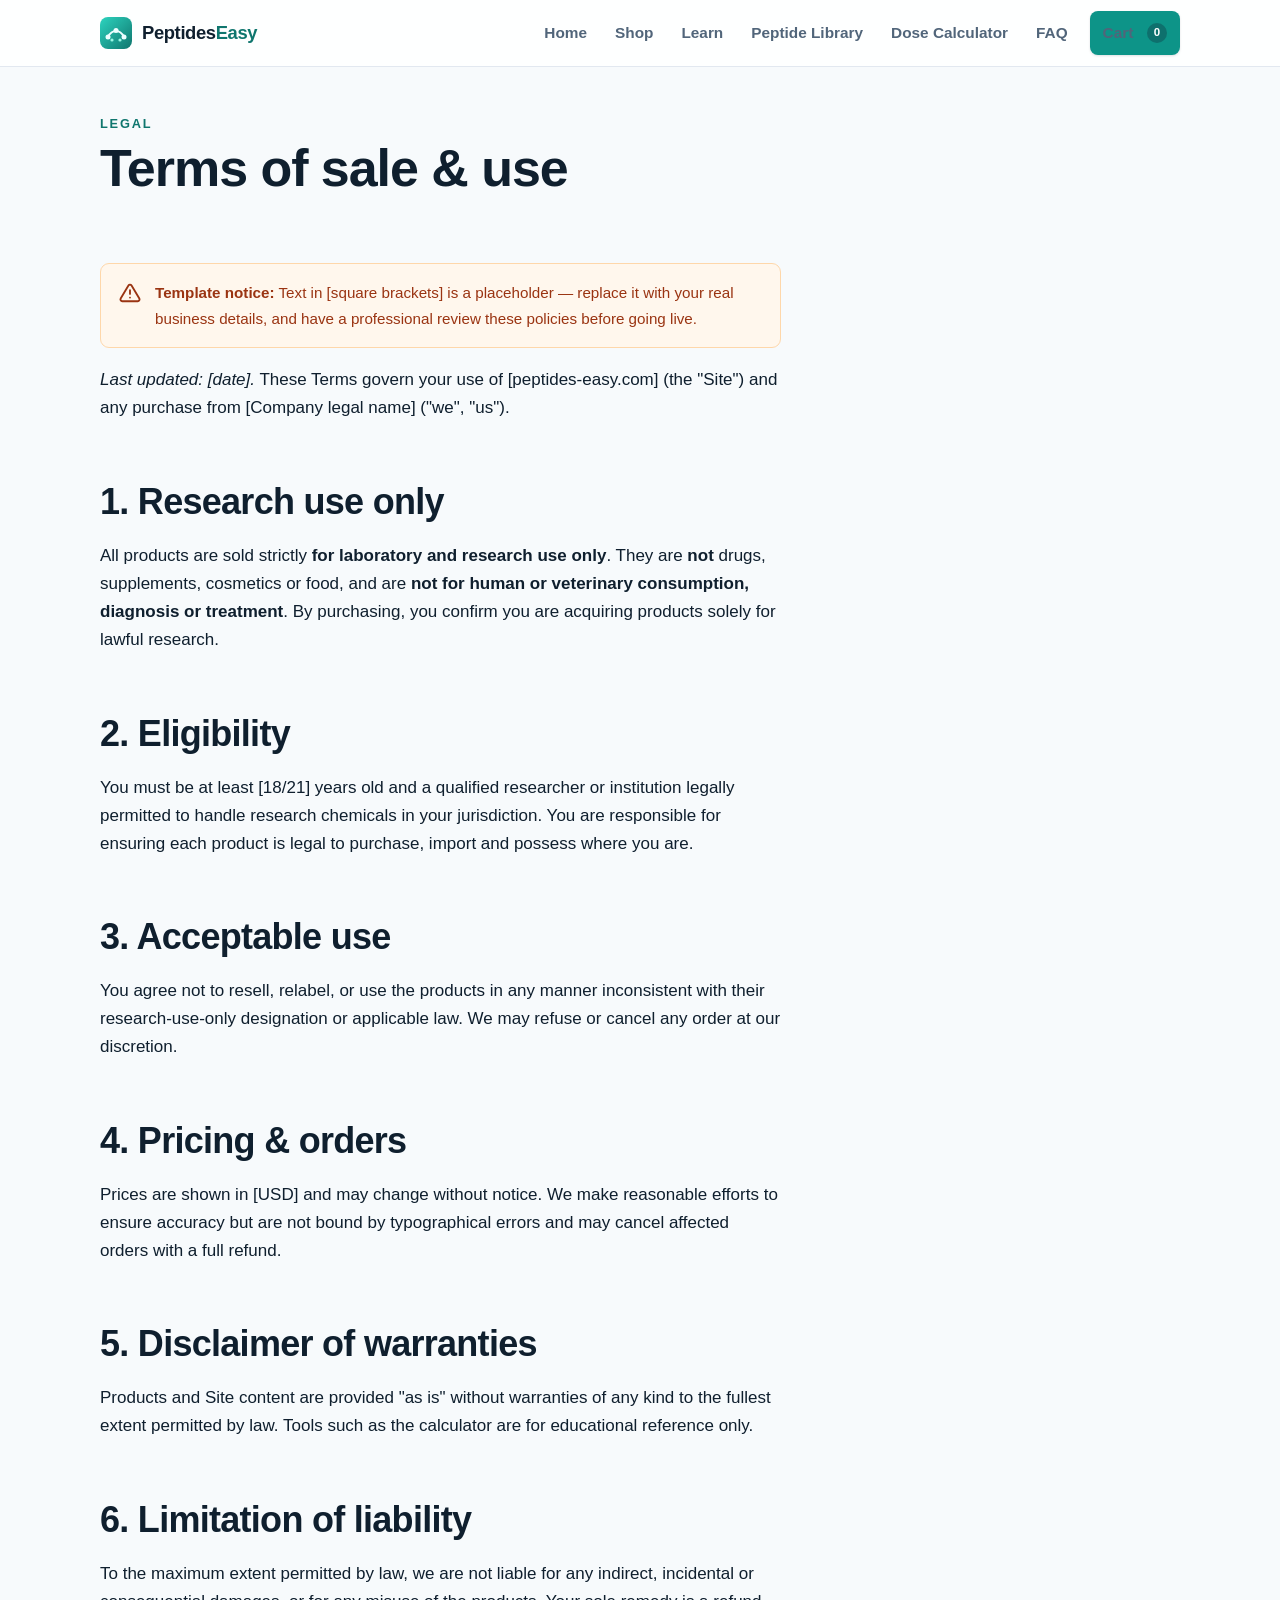
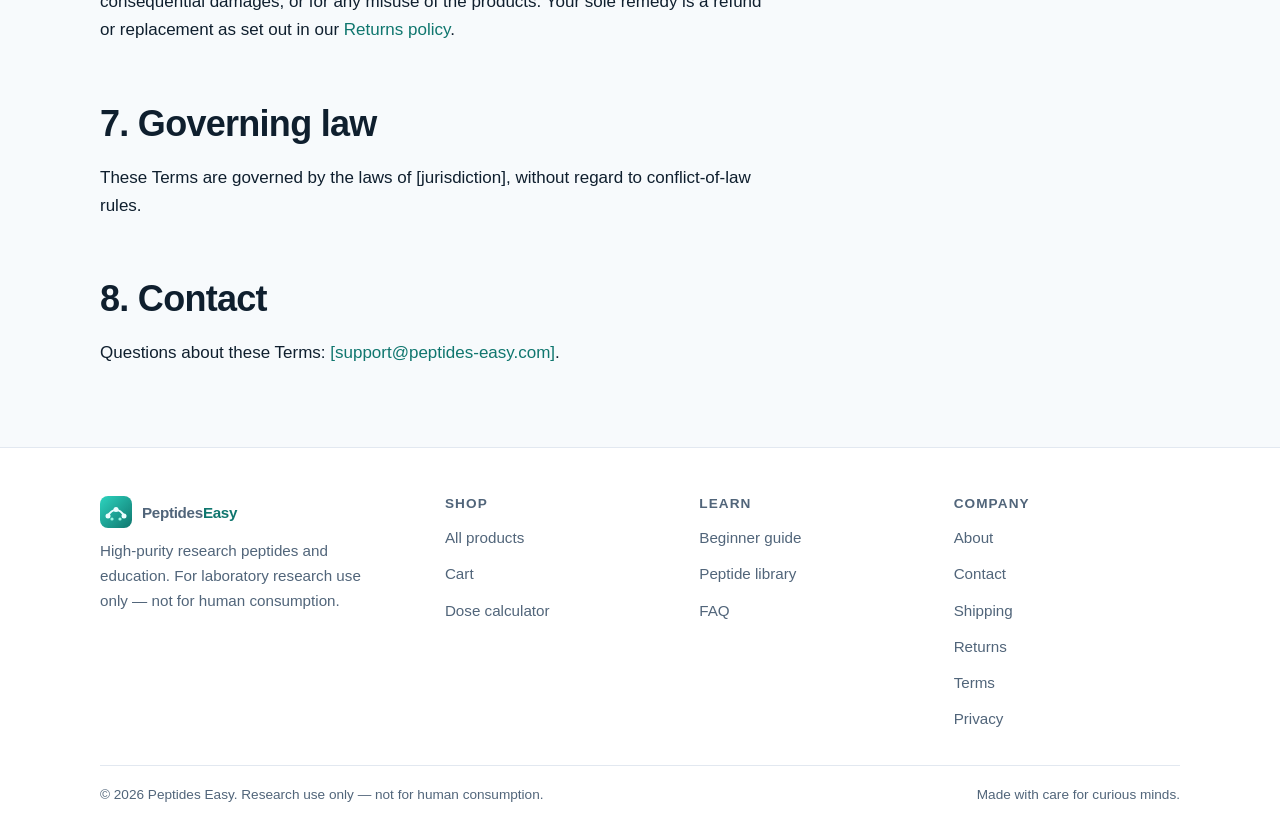
<file: terms.html>
<!DOCTYPE html>
<html lang="en">
<head>
<meta charset="utf-8">
<meta name="viewport" content="width=device-width, initial-scale=1">
<title>Terms of Sale &amp; Use | Peptides Easy</title>
<meta name="description" content="Terms and conditions governing the use of the Peptides Easy website and the sale of research products.">
<link rel="canonical" href="https://peptides-easy.com/terms.html">
<meta name="theme-color" content="#0d9488">
<meta property="og:type" content="website">
<meta property="og:site_name" content="Peptides Easy">
<meta property="og:title" content="Terms of Sale &amp; Use | Peptides Easy">
<meta property="og:description" content="Terms and conditions governing the use of the Peptides Easy website and the sale of research products.">
<meta property="og:url" content="https://peptides-easy.com/terms.html">
<link rel="icon" href="assets/img/logo.svg" type="image/svg+xml">
<link rel="manifest" href="site.webmanifest">
<link rel="stylesheet" href="assets/css/styles.css">
<script src="assets/js/site.js" defer></script>
<script src="assets/js/cart.js" defer></script>
</head>
<body>
<a class="skip-link" href="#main">Skip to content</a>

<header class="site-header">
  <div class="container nav">
    <a class="brand" href="index.html">
      <img class="logo" src="assets/img/logo.svg" alt="" width="32" height="32">
      <span>Peptides<b>Easy</b></span>
    </a>
    <button class="nav-toggle" aria-expanded="false" aria-controls="nav-links" aria-label="Toggle menu">
      <svg width="22" height="22" viewBox="0 0 24 24" fill="none" stroke="currentColor" stroke-width="2" stroke-linecap="round"><path d="M3 6h18M3 12h18M3 18h18"/></svg>
    </button>
    <ul class="nav-links" id="nav-links">
      <li><a href="index.html">Home</a></li>
      <li><a href="shop.html">Shop</a></li>
      <li><a href="learn.html">Learn</a></li>
      <li><a href="library.html">Peptide Library</a></li>
      <li><a href="calculator.html">Dose Calculator</a></li>
      <li><a href="faq.html">FAQ</a></li>
      <li class="nav-cta"><a class="btn btn--primary cart-link" href="cart.html">Cart <span class="cart-count is-empty" data-cart-count>0</span></a></li>
    </ul>
  </div>
</header>

<main id="main">
  <section class="section--tight" style="padding-top:42px">
    <div class="container">
      <span class="eyebrow">Legal</span>
      <h1>Terms of sale &amp; use</h1>
    </div>
  </section>
  <section class="section--tight" style="padding-top:8px">
    <div class="container">
      <article class="prose">
<div class="callout" role="note">
  <svg width="22" height="22" viewBox="0 0 24 24" fill="none" stroke="currentColor" stroke-width="2"><path d="M12 9v4m0 4h.01M10.3 3.86 1.82 18a2 2 0 0 0 1.71 3h16.94a2 2 0 0 0 1.71-3L13.7 3.86a2 2 0 0 0-3.42 0z" stroke-linecap="round" stroke-linejoin="round"/></svg>
  <span><strong>Template notice:</strong> Text in [square brackets] is a placeholder &mdash; replace it with your real business details, and have a professional review these policies before going live.</span>
</div>

<p><em>Last updated: [date].</em> These Terms govern your use of [peptides-easy.com] (the "Site") and any purchase from [Company legal name] ("we", "us").</p>
<h2>1. Research use only</h2>
<p>All products are sold strictly <strong>for laboratory and research use only</strong>. They are <strong>not</strong> drugs, supplements, cosmetics or food, and are <strong>not for human or veterinary consumption, diagnosis or treatment</strong>. By purchasing, you confirm you are acquiring products solely for lawful research.</p>
<h2>2. Eligibility</h2>
<p>You must be at least [18/21] years old and a qualified researcher or institution legally permitted to handle research chemicals in your jurisdiction. You are responsible for ensuring each product is legal to purchase, import and possess where you are.</p>
<h2>3. Acceptable use</h2>
<p>You agree not to resell, relabel, or use the products in any manner inconsistent with their research-use-only designation or applicable law. We may refuse or cancel any order at our discretion.</p>
<h2>4. Pricing &amp; orders</h2>
<p>Prices are shown in [USD] and may change without notice. We make reasonable efforts to ensure accuracy but are not bound by typographical errors and may cancel affected orders with a full refund.</p>
<h2>5. Disclaimer of warranties</h2>
<p>Products and Site content are provided "as is" without warranties of any kind to the fullest extent permitted by law. Tools such as the calculator are for educational reference only.</p>
<h2>6. Limitation of liability</h2>
<p>To the maximum extent permitted by law, we are not liable for any indirect, incidental or consequential damages, or for any misuse of the products. Your sole remedy is a refund or replacement as set out in our <a href="returns.html">Returns policy</a>.</p>
<h2>7. Governing law</h2>
<p>These Terms are governed by the laws of [jurisdiction], without regard to conflict-of-law rules.</p>
<h2>8. Contact</h2>
<p>Questions about these Terms: <a href="contact.html">[support@peptides-easy.com]</a>.</p>
      </article>
    </div>
  </section>
</main>

<footer class="site-footer">
  <div class="container">
    <div class="footer-grid">
      <div>
        <a class="brand" href="index.html" style="margin-bottom:10px">
          <img class="logo" src="assets/img/logo.svg" alt="" width="32" height="32">
          <span>Peptides<b>Easy</b></span>
        </a>
        <p>High-purity research peptides and education. For laboratory research use only — not for human consumption.</p>
      </div>
      <div><h4>Shop</h4><ul><li><a href="shop.html">All products</a></li><li><a href="cart.html">Cart</a></li><li><a href="calculator.html">Dose calculator</a></li></ul></div>
      <div><h4>Learn</h4><ul><li><a href="learn.html">Beginner guide</a></li><li><a href="library.html">Peptide library</a></li><li><a href="faq.html">FAQ</a></li></ul></div>
      <div><h4>Company</h4><ul><li><a href="about.html">About</a></li><li><a href="contact.html">Contact</a></li><li><a href="shipping.html">Shipping</a></li><li><a href="returns.html">Returns</a></li><li><a href="terms.html">Terms</a></li><li><a href="privacy.html">Privacy</a></li></ul></div>
    </div>
    <div class="footer-bottom">
      <span>&copy; <span data-year>2026</span> Peptides Easy. Research use only — not for human consumption.</span>
      <span>Made with care for curious minds.</span>
    </div>
  </div>
</footer>
</body>
</html>
</file>
<file: assets/css/styles.css>
/* =========================================================
   Peptides Easy — Design System
   Plain CSS, no build step. Optimised for performance + a11y.
   ========================================================= */

/* ---------- Design tokens ---------- */
:root {
  --bg: #f7fafc;
  --surface: #ffffff;
  --surface-2: #f1f5f9;
  --text: #0f1f2e;
  --muted: #51657a;
  --border: #e2e8f0;

  --primary: #0d9488;       /* teal 600 */
  --primary-dark: #0f766e;  /* teal 700 */
  --primary-soft: #ccfbf1;  /* teal 100 */
  --accent: #6366f1;        /* indigo 500 */
  --warn-bg: #fff7ed;
  --warn-border: #fed7aa;
  --warn-text: #9a3412;

  --radius: 14px;
  --radius-sm: 9px;
  --shadow-sm: 0 1px 2px rgba(15, 31, 46, .06), 0 1px 3px rgba(15, 31, 46, .08);
  --shadow-md: 0 6px 18px rgba(15, 31, 46, .08);
  --shadow-lg: 0 18px 40px rgba(15, 31, 46, .14);

  --maxw: 1120px;
  --font: -apple-system, BlinkMacSystemFont, "Segoe UI", Roboto, Helvetica,
          Arial, "Apple Color Emoji", "Segoe UI Emoji", sans-serif;
  --font-mono: ui-monospace, SFMono-Regular, "SF Mono", Menlo, Consolas, monospace;
}

@media (prefers-color-scheme: dark) {
  :root {
    --bg: #0b1220;
    --surface: #111c2e;
    --surface-2: #16243a;
    --text: #e6eef7;
    --muted: #9fb3c8;
    --border: #233650;
    --primary: #2dd4bf;
    --primary-dark: #14b8a6;
    --primary-soft: #134e4a;
    --warn-bg: #2a1c0f;
    --warn-border: #7c3a13;
    --warn-text: #fcd9b6;
    --shadow-sm: 0 1px 2px rgba(0,0,0,.4);
    --shadow-md: 0 6px 18px rgba(0,0,0,.45);
    --shadow-lg: 0 18px 40px rgba(0,0,0,.55);
  }
}

/* ---------- Reset ---------- */
*, *::before, *::after { box-sizing: border-box; }
* { margin: 0; }
html { scroll-behavior: smooth; -webkit-text-size-adjust: 100%; }
@media (prefers-reduced-motion: reduce) {
  html { scroll-behavior: auto; }
  * { animation: none !important; transition: none !important; }
}

body {
  font-family: var(--font);
  color: var(--text);
  background: var(--bg);
  line-height: 1.65;
  font-size: 17px;
  -webkit-font-smoothing: antialiased;
  text-rendering: optimizeLegibility;
}

img, svg { max-width: 100%; display: block; }
a { color: var(--primary-dark); text-decoration: none; }
a:hover { text-decoration: underline; }

h1, h2, h3, h4 { line-height: 1.2; font-weight: 700; letter-spacing: -.02em; }
h1 { font-size: clamp(2rem, 5vw, 3.25rem); }
h2 { font-size: clamp(1.5rem, 3.5vw, 2.25rem); }
h3 { font-size: 1.25rem; }

:focus-visible {
  outline: 3px solid var(--accent);
  outline-offset: 2px;
  border-radius: 4px;
}

/* ---------- Layout ---------- */
.container { width: 100%; max-width: var(--maxw); margin-inline: auto; padding-inline: 20px; }
.section { padding-block: clamp(48px, 8vw, 88px); }
.section--tight { padding-block: clamp(32px, 5vw, 56px); }
.center { text-align: center; }
.eyebrow {
  text-transform: uppercase; letter-spacing: .14em; font-size: .8rem;
  font-weight: 700; color: var(--primary-dark);
}
.lead { font-size: 1.15rem; color: var(--muted); max-width: 60ch; }
.center .lead { margin-inline: auto; }
.grid { display: grid; gap: 22px; }
.grid--2 { grid-template-columns: repeat(2, 1fr); }
.grid--3 { grid-template-columns: repeat(3, 1fr); }
.grid--4 { grid-template-columns: repeat(4, 1fr); }
@media (max-width: 880px) { .grid--3, .grid--4 { grid-template-columns: repeat(2, 1fr); } }
@media (max-width: 560px) { .grid--2, .grid--3, .grid--4 { grid-template-columns: 1fr; } }

.skip-link {
  position: absolute; left: -999px; top: 0; z-index: 200;
  background: var(--primary-dark); color: #fff; padding: 10px 16px; border-radius: 0 0 8px 0;
}
.skip-link:focus { left: 0; }

/* ---------- Buttons ---------- */
.btn {
  display: inline-flex; align-items: center; gap: .5em;
  font-weight: 600; font-size: 1rem; cursor: pointer;
  padding: 12px 22px; border-radius: 999px; border: 1px solid transparent;
  transition: transform .12s ease, box-shadow .2s ease, background .2s ease;
  text-decoration: none; white-space: nowrap;
}
.btn:hover { text-decoration: none; transform: translateY(-1px); }
.btn:active { transform: translateY(0); }
.btn--primary { background: var(--primary); color: #042f2c; box-shadow: var(--shadow-sm); }
.btn--primary:hover { background: var(--primary-dark); color: #fff; box-shadow: var(--shadow-md); }
.btn--ghost { background: transparent; color: var(--text); border-color: var(--border); }
.btn--ghost:hover { background: var(--surface-2); }
.btn--block { width: 100%; justify-content: center; }

/* ---------- Header / Nav ---------- */
.site-header {
  position: sticky; top: 0; z-index: 100;
  background: color-mix(in srgb, var(--surface) 88%, transparent);
  backdrop-filter: saturate(160%) blur(10px);
  border-bottom: 1px solid var(--border);
}
.nav { display: flex; align-items: center; justify-content: space-between; height: 66px; gap: 16px; }
.brand { display: inline-flex; align-items: center; gap: 10px; font-weight: 800; letter-spacing: -.02em; font-size: 1.15rem; color: var(--text); }
.brand:hover { text-decoration: none; }
.brand .logo { width: 32px; height: 32px; }
.brand b { color: var(--primary-dark); }
.nav-links { display: flex; align-items: center; gap: 4px; list-style: none; padding: 0; }
.nav-links a {
  color: var(--muted); font-weight: 600; font-size: .96rem;
  padding: 8px 12px; border-radius: 8px;
}
.nav-links a:hover, .nav-links a[aria-current="page"] { color: var(--text); background: var(--surface-2); text-decoration: none; }
.nav-cta { margin-left: 6px; }
.nav-toggle {
  display: none; background: transparent; border: 1px solid var(--border);
  border-radius: 9px; width: 42px; height: 42px; cursor: pointer; color: var(--text);
}
.nav-toggle svg { margin-inline: auto; }

@media (max-width: 860px) {
  .nav-toggle { display: inline-flex; align-items: center; }
  .nav-links {
    position: absolute; inset: 66px 0 auto 0; flex-direction: column; align-items: stretch;
    gap: 2px; background: var(--surface); border-bottom: 1px solid var(--border);
    padding: 12px 16px 18px; box-shadow: var(--shadow-md);
    transform: translateY(-8px); opacity: 0; pointer-events: none; transition: .18s ease;
  }
  .nav-links.open { transform: none; opacity: 1; pointer-events: auto; }
  .nav-links a { padding: 12px; font-size: 1.05rem; }
  .nav-cta { margin: 6px 0 0; }
}

/* ---------- Hero ---------- */
.hero {
  position: relative; overflow: hidden;
  background:
    radial-gradient(900px 420px at 78% -8%, var(--primary-soft), transparent 60%),
    radial-gradient(700px 380px at 6% 18%, color-mix(in srgb, var(--accent) 18%, transparent), transparent 55%);
}
.hero__inner { display: grid; grid-template-columns: 1.05fr .95fr; gap: 40px; align-items: center; padding-block: clamp(48px, 8vw, 92px); }
@media (max-width: 900px) { .hero__inner { grid-template-columns: 1fr; } }
.hero h1 { margin-bottom: 16px; }
.hero p.lead { margin-bottom: 26px; }
.hero__cta { display: flex; flex-wrap: wrap; gap: 12px; }
.hero__stats { display: flex; gap: 28px; margin-top: 32px; flex-wrap: wrap; }
.hero__stats .num { font-size: 1.7rem; font-weight: 800; color: var(--primary-dark); }
.hero__stats .lbl { font-size: .85rem; color: var(--muted); }

.hero-card {
  background: var(--surface); border: 1px solid var(--border); border-radius: var(--radius);
  box-shadow: var(--shadow-lg); padding: 22px;
}
.hero-card h3 { display: flex; align-items: center; gap: 8px; margin-bottom: 6px; }
.hero-card .mini-row { display: flex; justify-content: space-between; padding: 10px 0; border-top: 1px dashed var(--border); }
.hero-card .mini-row:first-of-type { border-top: 0; }
.hero-card .mini-row span:last-child { font-weight: 700; font-family: var(--font-mono); }

/* ---------- Cards ---------- */
.card {
  background: var(--surface); border: 1px solid var(--border); border-radius: var(--radius);
  padding: 24px; box-shadow: var(--shadow-sm);
  transition: transform .15s ease, box-shadow .2s ease, border-color .2s ease;
}
.card--link:hover { transform: translateY(-3px); box-shadow: var(--shadow-md); border-color: color-mix(in srgb, var(--primary) 45%, var(--border)); text-decoration: none; }
.card .icon {
  width: 46px; height: 46px; border-radius: 12px; display: grid; place-items: center;
  background: var(--primary-soft); color: var(--primary-dark); margin-bottom: 14px;
}
.card h3 { margin-bottom: 8px; color: var(--text); }
.card p { color: var(--muted); }
.card .more { display: inline-block; margin-top: 12px; font-weight: 600; color: var(--primary-dark); }

/* ---------- Badges / pills ---------- */
.badge {
  display: inline-flex; align-items: center; gap: 6px;
  font-size: .76rem; font-weight: 700; letter-spacing: .02em;
  padding: 4px 10px; border-radius: 999px;
  background: var(--surface-2); color: var(--muted); border: 1px solid var(--border);
}
.badge--cat { background: var(--primary-soft); color: var(--primary-dark); border-color: transparent; }

/* ---------- Disclaimer / callout ---------- */
.callout {
  display: flex; gap: 14px; align-items: flex-start;
  background: var(--warn-bg); border: 1px solid var(--warn-border); color: var(--warn-text);
  border-radius: var(--radius-sm); padding: 16px 18px; font-size: .95rem;
}
.callout svg { flex: 0 0 auto; margin-top: 2px; }
.callout strong { color: inherit; }

/* ---------- Library (peptides) ---------- */
.toolbar { display: flex; flex-wrap: wrap; gap: 12px; align-items: center; margin-bottom: 24px; }
.search {
  flex: 1 1 260px; display: flex; align-items: center; gap: 10px;
  background: var(--surface); border: 1px solid var(--border); border-radius: 999px; padding: 10px 16px;
  box-shadow: var(--shadow-sm);
}
.search input { border: 0; outline: 0; background: transparent; color: var(--text); font-size: 1rem; width: 100%; }
.filters { display: flex; flex-wrap: wrap; gap: 8px; }
.chip {
  font: inherit; font-size: .9rem; font-weight: 600; cursor: pointer;
  padding: 8px 14px; border-radius: 999px; border: 1px solid var(--border);
  background: var(--surface); color: var(--muted); transition: .15s ease;
}
.chip:hover { border-color: var(--primary); color: var(--text); }
.chip[aria-pressed="true"] { background: var(--primary); border-color: var(--primary); color: #042f2c; }

.pep-grid { display: grid; gap: 18px; grid-template-columns: repeat(auto-fill, minmax(260px, 1fr)); }
.pep {
  background: var(--surface); border: 1px solid var(--border); border-radius: var(--radius);
  padding: 20px; box-shadow: var(--shadow-sm); display: flex; flex-direction: column; gap: 10px;
}
.pep__head { display: flex; align-items: center; justify-content: space-between; gap: 8px; }
.pep h3 { font-size: 1.12rem; }
.pep .alias { color: var(--muted); font-size: .85rem; }
.pep p { color: var(--muted); font-size: .95rem; }
.pep__foot { margin-top: auto; display: flex; flex-wrap: wrap; gap: 6px; }
.empty { text-align: center; color: var(--muted); padding: 40px; grid-column: 1 / -1; }

/* ---------- Calculator ---------- */
.calc { display: grid; grid-template-columns: 1fr 1fr; gap: 28px; align-items: start; }
@media (max-width: 820px) { .calc { grid-template-columns: 1fr; } }
.field { margin-bottom: 18px; }
.field label { display: block; font-weight: 600; margin-bottom: 6px; font-size: .95rem; }
.field .hint { font-weight: 400; color: var(--muted); font-size: .85rem; }
.field input, .field select, .field textarea {
  width: 100%; font: inherit; padding: 12px 14px; border-radius: var(--radius-sm);
  border: 1px solid var(--border); background: var(--surface); color: var(--text);
}
.field textarea { resize: vertical; min-height: 120px; }
.field input:focus, .field select:focus, .field textarea:focus { border-color: var(--primary); outline: none; box-shadow: 0 0 0 3px var(--primary-soft); }
.contact-form { max-width: 520px; }
.result {
  background: var(--surface); border: 1px solid var(--border); border-radius: var(--radius);
  padding: 24px; box-shadow: var(--shadow-md); position: sticky; top: 86px;
}
.result__big { text-align: center; padding: 18px; border-radius: var(--radius-sm); background: var(--primary-soft); margin-bottom: 18px; }
.result__big .n { font-size: 2.6rem; font-weight: 800; color: var(--primary-dark); font-family: var(--font-mono); line-height: 1.1; }
.result__big .u { color: var(--primary-dark); font-weight: 600; }
.result__row { display: flex; justify-content: space-between; gap: 10px; padding: 12px 0; border-top: 1px solid var(--border); }
.result__row:first-of-type { border-top: 0; }
.result__row b { font-family: var(--font-mono); }
.syringe { margin: 14px 0 4px; }
.syringe svg { width: 100%; height: auto; }

/* ---------- Prose (articles) ---------- */
.prose { max-width: 72ch; }
.prose > * + * { margin-top: 1.1em; }
.prose h2 { margin-top: 1.6em; }
.prose h3 { margin-top: 1.3em; }
.prose ul, .prose ol { padding-left: 1.3em; }
.prose li + li { margin-top: .35em; }
.prose blockquote {
  border-left: 4px solid var(--primary); padding: 6px 18px; color: var(--muted);
  background: var(--surface-2); border-radius: 0 8px 8px 0;
}
.prose code { font-family: var(--font-mono); background: var(--surface-2); padding: 2px 6px; border-radius: 6px; font-size: .9em; }
.prose table { width: 100%; border-collapse: collapse; font-size: .95rem; }
.prose th, .prose td { text-align: left; padding: 10px 12px; border-bottom: 1px solid var(--border); }
.prose th { background: var(--surface-2); }

.guide-layout { display: grid; grid-template-columns: 240px 1fr; gap: 40px; align-items: start; }
@media (max-width: 820px) { .guide-layout { grid-template-columns: 1fr; } }
.toc--sticky { position: sticky; top: 86px; }
@media (max-width: 820px) { .toc--sticky { position: static; } }

/* table of contents */
.toc { background: var(--surface); border: 1px solid var(--border); border-radius: var(--radius); padding: 18px 22px; box-shadow: var(--shadow-sm); }
.toc strong { display: block; margin-bottom: 8px; font-size: .85rem; text-transform: uppercase; letter-spacing: .08em; color: var(--muted); }
.toc ol { margin: 0; padding-left: 1.2em; }
.toc a { color: var(--muted); }
.toc a:hover { color: var(--primary-dark); }

/* ---------- FAQ ---------- */
.faq { max-width: 760px; margin-inline: auto; }
.faq details {
  background: var(--surface); border: 1px solid var(--border); border-radius: var(--radius-sm);
  padding: 4px 20px; margin-bottom: 12px; box-shadow: var(--shadow-sm);
}
.faq summary { cursor: pointer; font-weight: 600; padding: 14px 0; list-style: none; display: flex; justify-content: space-between; align-items: center; gap: 12px; }
.faq summary::-webkit-details-marker { display: none; }
.faq summary::after { content: "+"; font-size: 1.5rem; color: var(--primary-dark); font-weight: 400; transition: transform .2s ease; }
.faq details[open] summary::after { transform: rotate(45deg); }
.faq details p { color: var(--muted); padding-bottom: 16px; }

/* ---------- Section helpers ---------- */
.band { background: var(--surface); border-block: 1px solid var(--border); }
.cta-band { background: linear-gradient(135deg, var(--primary), var(--primary-dark)); color: #fff; border-radius: var(--radius); padding: clamp(28px, 5vw, 48px); text-align: center; }
.cta-band h2, .cta-band p { color: #fff; }
.cta-band p { opacity: .92; max-width: 56ch; margin: 10px auto 22px; }
.cta-band .btn--primary { background: #fff; color: var(--primary-dark); }
.cta-band .btn--primary:hover { background: #ecfeff; color: var(--primary-dark); }

/* ---------- Footer ---------- */
.site-footer { background: var(--surface); border-top: 1px solid var(--border); padding-block: 48px 28px; margin-top: 24px; }
.footer-grid { display: grid; grid-template-columns: 1.4fr 1fr 1fr 1fr; gap: 28px; }
@media (max-width: 760px) { .footer-grid { grid-template-columns: 1fr 1fr; } }
.footer-grid h4 { font-size: .85rem; text-transform: uppercase; letter-spacing: .08em; color: var(--muted); margin-bottom: 12px; }
.footer-grid ul { list-style: none; padding: 0; display: grid; gap: 8px; }
.footer-grid a { color: var(--muted); font-size: .95rem; }
.footer-grid a:hover { color: var(--primary-dark); }
.footer-grid p { color: var(--muted); font-size: .95rem; max-width: 34ch; }
.footer-bottom { border-top: 1px solid var(--border); margin-top: 32px; padding-top: 18px; display: flex; flex-wrap: wrap; gap: 10px; justify-content: space-between; color: var(--muted); font-size: .85rem; }

/* ---------- Cart badge in nav ---------- */
.cart-link { position: relative; }
.cart-count {
  display: inline-grid; place-items: center; min-width: 20px; height: 20px; padding: 0 6px;
  margin-left: 6px; border-radius: 999px; background: var(--accent); color: #fff;
  font-size: .72rem; font-weight: 800; line-height: 1;
}
.cart-count.is-empty { background: color-mix(in srgb, var(--text) 30%, transparent); }

/* ---------- Products (shop) ---------- */
.shop-grid { display: grid; gap: 20px; grid-template-columns: repeat(auto-fill, minmax(260px, 1fr)); }
.product {
  background: var(--surface); border: 1px solid var(--border); border-radius: var(--radius);
  overflow: hidden; box-shadow: var(--shadow-sm); display: flex; flex-direction: column;
  transition: transform .15s ease, box-shadow .2s ease, border-color .2s ease;
}
.product:hover { transform: translateY(-3px); box-shadow: var(--shadow-md); border-color: color-mix(in srgb, var(--primary) 40%, var(--border)); }
.product__media {
  position: relative; aspect-ratio: 16 / 10; display: grid; place-items: center;
  background: linear-gradient(135deg, var(--primary-soft), color-mix(in srgb, var(--accent) 16%, var(--surface)));
}
.product__media span { font-size: 2.4rem; font-weight: 800; color: var(--primary-dark); letter-spacing: .04em; opacity: .85; }
.product__tag {
  position: absolute; top: 12px; left: 12px; background: var(--text); color: var(--bg);
  font-size: .72rem; font-weight: 700; padding: 4px 10px; border-radius: 999px; letter-spacing: .02em;
}
.product__body { padding: 18px; display: flex; flex-direction: column; gap: 6px; flex: 1; }
.product__cat { font-size: .75rem; font-weight: 700; text-transform: uppercase; letter-spacing: .08em; color: var(--primary-dark); }
.product__body h3 { font-size: 1.1rem; }
.product__body .alias { color: var(--muted); font-size: .85rem; }
.product__body p { color: var(--muted); font-size: .92rem; }
.product__foot { margin-top: auto; padding-top: 12px; display: flex; align-items: center; justify-content: space-between; gap: 10px; }
.product__foot .btn { padding: 9px 16px; font-size: .92rem; }
.price { font-size: 1.3rem; font-weight: 800; color: var(--text); font-family: var(--font-mono); }

/* ---------- Product detail ---------- */
.crumbs { font-size: .85rem; color: var(--muted); margin-bottom: 18px; }
.crumbs a { color: var(--muted); }
.crumbs a:hover { color: var(--primary-dark); }
.crumbs span { margin: 0 4px; }
.product-detail { display: grid; grid-template-columns: 1fr 1fr; gap: 36px; align-items: start; }
@media (max-width: 800px) { .product-detail { grid-template-columns: 1fr; gap: 22px; } }
.product-detail__media {
  position: relative; aspect-ratio: 1 / 1; border-radius: var(--radius); display: grid; place-items: center;
  background: linear-gradient(135deg, var(--primary-soft), color-mix(in srgb, var(--accent) 16%, var(--surface)));
  border: 1px solid var(--border);
}
.product-detail__media span { font-size: 4rem; font-weight: 800; color: var(--primary-dark); opacity: .85; }
.product-detail__info h1 { font-size: clamp(1.6rem, 4vw, 2.4rem); margin-top: 4px; }
.product-detail__info .alias { color: var(--muted); margin-bottom: 12px; }
.product-detail__price { display: flex; align-items: center; gap: 12px; margin: 8px 0 14px; }
.product-detail__buy { margin: 16px 0 22px; max-width: 360px; }
.spec { width: 100%; border-collapse: collapse; font-size: .92rem; margin-top: 6px; }
.spec th, .spec td { text-align: left; padding: 9px 10px; border-bottom: 1px solid var(--border); vertical-align: top; }
.spec th { width: 34%; color: var(--muted); font-weight: 600; }

/* product card title links */
.product__body h3 a { color: var(--text); }
.product__body h3 a:hover { color: var(--primary-dark); text-decoration: none; }

/* ---------- Cart page ---------- */
.cart-layout { display: grid; grid-template-columns: 1fr; gap: 24px; }
.cart-list { display: flex; flex-direction: column; gap: 12px; }
.cart-row {
  display: grid; grid-template-columns: 1fr auto auto auto; align-items: center; gap: 16px;
  background: var(--surface); border: 1px solid var(--border); border-radius: var(--radius-sm);
  padding: 14px 16px; box-shadow: var(--shadow-sm);
}
.cart-row__info { display: flex; flex-direction: column; }
.cart-row__info .alias { color: var(--muted); font-size: .82rem; }
.cart-row__price { font-family: var(--font-mono); font-weight: 700; min-width: 78px; text-align: right; }
.cart-row__rm { background: transparent; border: 0; color: var(--muted); cursor: pointer; font-size: 1rem; padding: 6px; border-radius: 6px; }
.cart-row__rm:hover { color: #dc2626; background: var(--surface-2); }
.qty { display: inline-flex; align-items: center; gap: 4px; border: 1px solid var(--border); border-radius: 999px; padding: 2px; }
.qty__btn { width: 30px; height: 30px; border: 0; background: transparent; cursor: pointer; font-size: 1.1rem; color: var(--text); border-radius: 999px; }
.qty__btn:hover { background: var(--surface-2); }
.qty__n { min-width: 26px; text-align: center; font-weight: 700; font-variant-numeric: tabular-nums; }
.cart-summary {
  background: var(--surface); border: 1px solid var(--border); border-radius: var(--radius);
  padding: 22px; box-shadow: var(--shadow-md); align-self: start;
}
.cart-summary h3 { margin-bottom: 10px; }
@media (min-width: 860px) {
  .cart-layout { grid-template-columns: 1fr 320px; align-items: start; }
}
@media (max-width: 520px) {
  .cart-row { grid-template-columns: 1fr auto; row-gap: 10px; }
  .cart-row__price { text-align: left; }
}

/* trust badges */
.trust { display: grid; grid-template-columns: repeat(4, 1fr); gap: 16px; }
@media (max-width: 720px) { .trust { grid-template-columns: repeat(2, 1fr); } }
.trust__item { display: flex; gap: 12px; align-items: center; }
.trust__item .ic { width: 40px; height: 40px; border-radius: 10px; display: grid; place-items: center; background: var(--primary-soft); color: var(--primary-dark); flex: 0 0 auto; }
.trust__item b { display: block; font-size: .95rem; }
.trust__item span { color: var(--muted); font-size: .82rem; }

/* ---------- Toast ---------- */
.toast {
  position: fixed; left: 50%; bottom: 24px; transform: translate(-50%, 20px);
  background: var(--text); color: var(--bg); padding: 12px 20px; border-radius: 999px;
  box-shadow: var(--shadow-lg); font-weight: 600; font-size: .92rem; z-index: 300;
  opacity: 0; pointer-events: none; transition: .22s ease; max-width: 90vw; text-align: center;
}
.toast.show { opacity: 1; transform: translate(-50%, 0); }

/* ---------- Utilities ---------- */
.mt-0 { margin-top: 0; } .mt-1 { margin-top: 12px; } .mt-2 { margin-top: 24px; } .mt-3 { margin-top: 36px; }
.mb-2 { margin-bottom: 24px; }
.hidden { display: none !important; }
.sr-only { position: absolute; width: 1px; height: 1px; padding: 0; margin: -1px; overflow: hidden; clip: rect(0,0,0,0); border: 0; }
</file>
